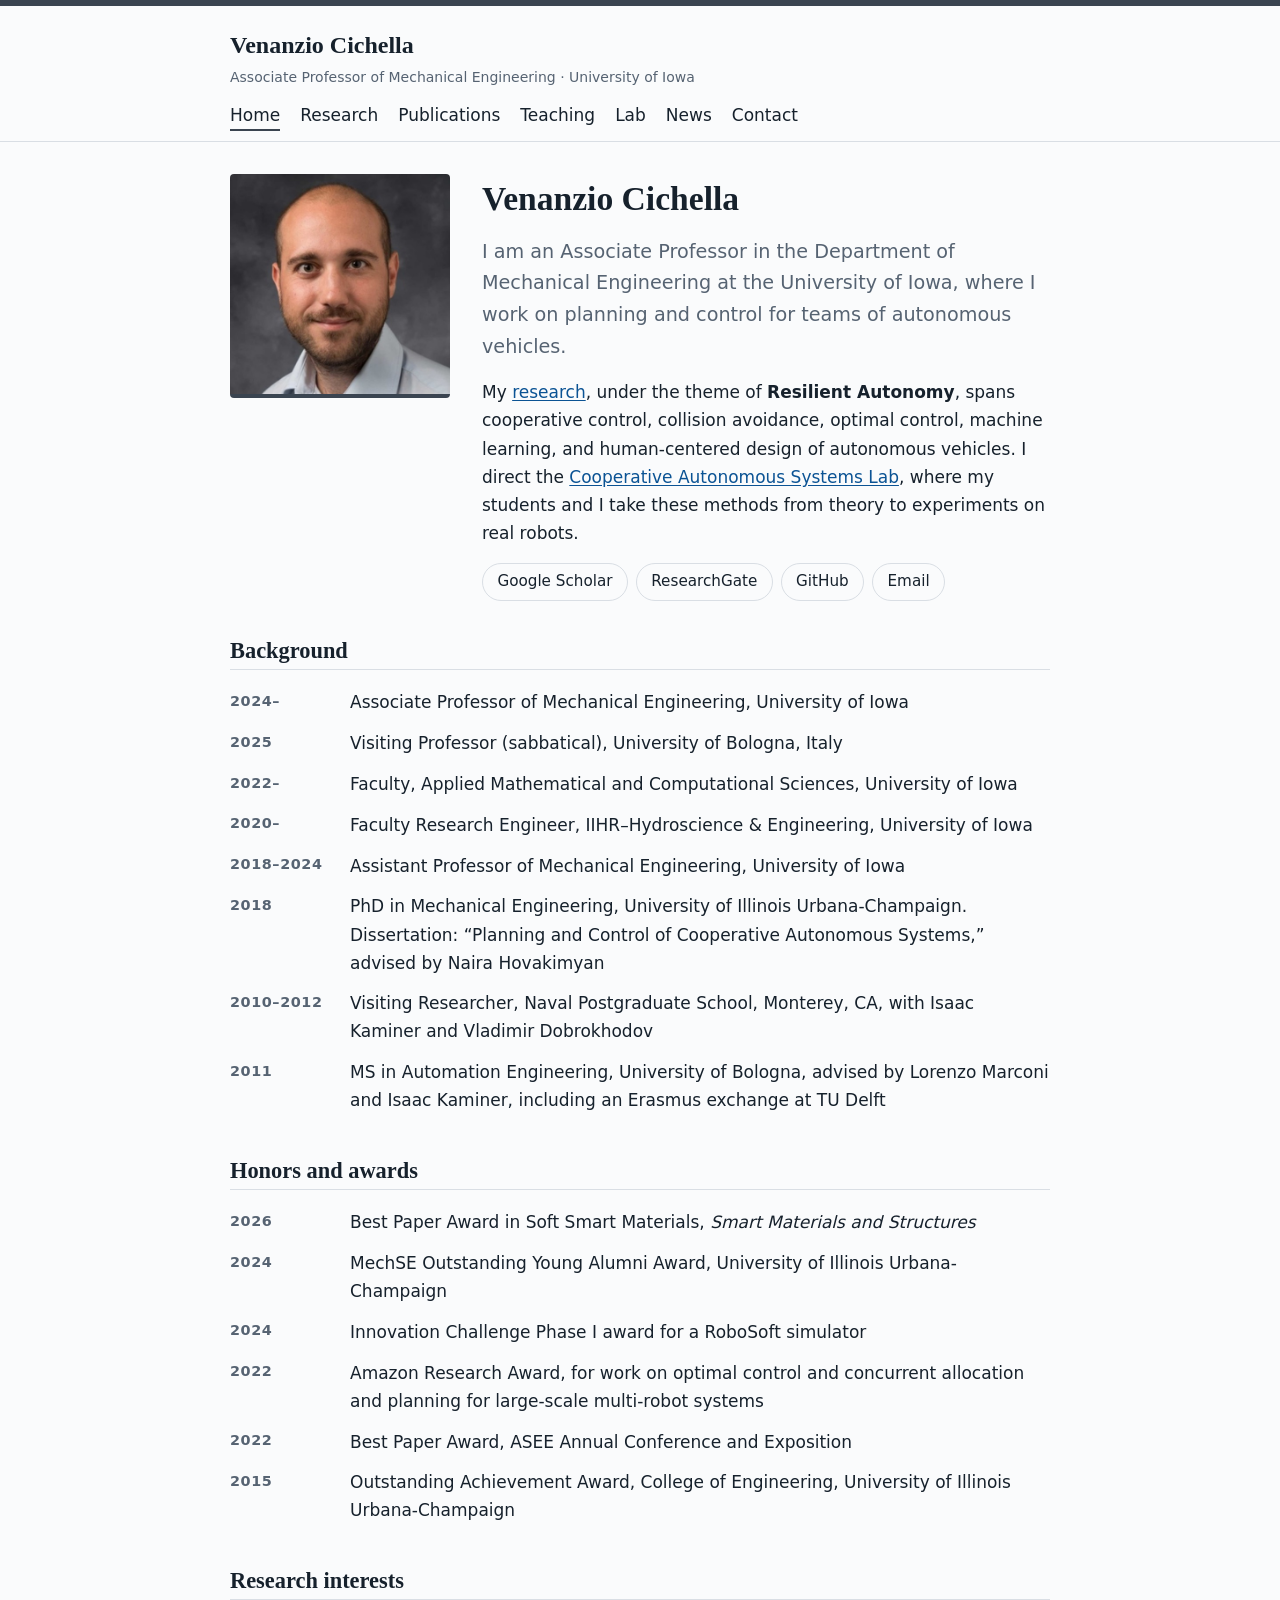
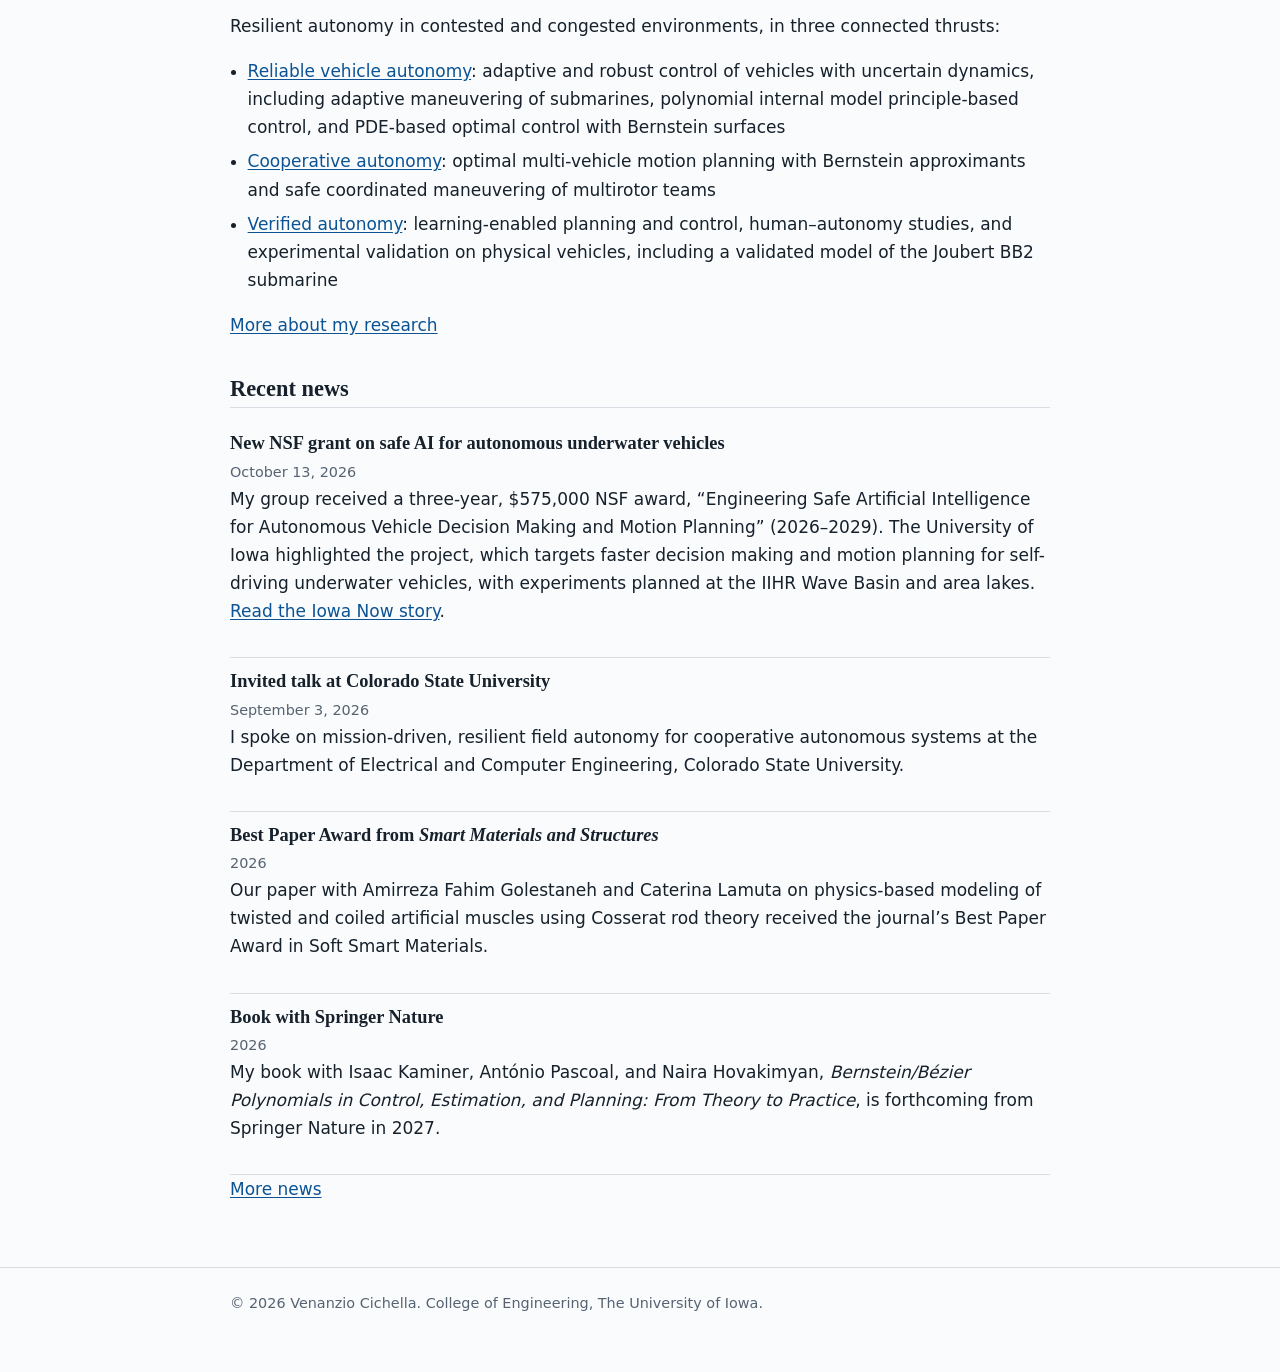
<file: index.html>
<!DOCTYPE html>
<html lang="en">
<head>
  <meta charset="utf-8">
  <meta name="viewport" content="width=device-width, initial-scale=1">
  <title>Venanzio Cichella | University of Iowa</title>
  <meta name="description" content="Venanzio Cichella is an Associate Professor of Mechanical Engineering at the University of Iowa, working on planning and control of cooperative autonomous systems.">
  <link rel="stylesheet" href="style.css?v=20261019">
<script defer src="analytics.js"></script>
</head>
<body>
<a class="skip" href="#main">Skip to main content</a>

<header class="site">
  <div class="wrap">
    <a class="brand" href="index.html">Venanzio Cichella
      <small>Associate Professor of Mechanical Engineering &middot; University of Iowa</small>
    </a>
    <nav aria-label="Main">
      <ul>
        <li><a href="index.html" aria-current="page">Home</a></li>
        <li><a href="research.html">Research</a></li>
        <li><a href="publications.html">Publications</a></li>
        <li><a href="teaching.html">Teaching</a></li>
        <li><a href="lab.html">Lab</a></li>
        <li><a href="news.html">News</a></li>
        <li><a href="contact.html">Contact</a></li>
      </ul>
    </nav>
  </div>
</header>

<main id="main">
  <div class="wrap">
    <div class="intro">
      <img class="portrait" src="images/venanzio.jpg" alt="Portrait of Venanzio Cichella" width="220" height="220">
      <div>
        <h1>Venanzio Cichella</h1>
        <p class="lead">I am an Associate Professor in the Department of Mechanical Engineering at the University of Iowa, where I work on planning and control for teams of autonomous vehicles.</p>
        <p>My <a href="research.html">research</a>, under the theme of <strong>Resilient Autonomy</strong>, spans cooperative control, collision avoidance, optimal control, machine learning, and human-centered design of autonomous vehicles. I direct the <a href="lab.html">Cooperative Autonomous Systems Lab</a>, where my students and I take these methods from theory to experiments on real robots.</p>
        <ul class="linkrow">
          <li><a href="https://scholar.google.com/citations?hl=en&amp;user=tYQR_0MAAAAJ&amp;view_op=list_works&amp;sortby=pubdate">Google Scholar</a></li>
          <li><a href="https://www.researchgate.net/profile/Venanzio-Cichella">ResearchGate</a></li>
          <li><a href="https://github.com/venanziocichella">GitHub</a></li>
          <li><a href="mailto:venanzio-cichella@uiowa.edu">Email</a></li>
        </ul>
      </div>
    </div>

    <h2>Background</h2>
    <ul class="timeline">
      <li><span>2024&ndash;</span> <div>Associate Professor of Mechanical Engineering, University of Iowa</div></li>
      <li><span>2025</span> <div>Visiting Professor (sabbatical), University of Bologna, Italy</div></li>
      <li><span>2022&ndash;</span> <div>Faculty, Applied Mathematical and Computational Sciences, University of Iowa</div></li>
      <li><span>2020&ndash;</span> <div>Faculty Research Engineer, IIHR&ndash;Hydroscience &amp; Engineering, University of Iowa</div></li>
      <li><span>2018&ndash;2024</span> <div>Assistant Professor of Mechanical Engineering, University of Iowa</div></li>
      <li><span>2018</span> <div>PhD in Mechanical Engineering, University of Illinois Urbana-Champaign. Dissertation: &ldquo;Planning and Control of Cooperative Autonomous Systems,&rdquo; advised by Naira Hovakimyan</div></li>
      <li><span>2010&ndash;2012</span> <div>Visiting Researcher, Naval Postgraduate School, Monterey, CA, with Isaac Kaminer and Vladimir Dobrokhodov</div></li>
      <li><span>2011</span> <div>MS in Automation Engineering, University of Bologna, advised by Lorenzo Marconi and Isaac Kaminer, including an Erasmus exchange at TU Delft</div></li>
    </ul>

    <h2>Honors and awards</h2>
    <ul class="timeline">
      <li><span>2026</span> <div>Best Paper Award in Soft Smart Materials, <em>Smart Materials and Structures</em></div></li>
      <li><span>2024</span> <div>MechSE Outstanding Young Alumni Award, University of Illinois Urbana-Champaign</div></li>
      <li><span>2024</span> <div>Innovation Challenge Phase I award for a RoboSoft simulator</div></li>
      <li><span>2022</span> <div>Amazon Research Award, for work on optimal control and concurrent allocation and planning for large-scale multi-robot systems</div></li>
      <li><span>2022</span> <div>Best Paper Award, ASEE Annual Conference and Exposition</div></li>
      <li><span>2015</span> <div>Outstanding Achievement Award, College of Engineering, University of Illinois Urbana-Champaign</div></li>
    </ul>

    <h2>Research interests</h2>
    <p>Resilient autonomy in contested and congested environments, in three connected thrusts:</p>
    <ul class="bare">
      <li><a href="research.html#adaptation">Reliable vehicle autonomy</a>: adaptive and robust control of vehicles with uncertain dynamics, including adaptive maneuvering of submarines, polynomial internal model principle-based control, and PDE-based optimal control with Bernstein surfaces</li>
      <li><a href="research.html#cooperation">Cooperative autonomy</a>: optimal multi-vehicle motion planning with Bernstein approximants and safe coordinated maneuvering of multirotor teams</li>
      <li><a href="research.html#verified">Verified autonomy</a>: learning-enabled planning and control, human&ndash;autonomy studies, and experimental validation on physical vehicles, including a validated model of the Joubert BB2 submarine</li>
    </ul>
    <p><a href="research.html">More about my research</a></p>

    <h2>Recent news</h2>
    <div class="news-item">
      <h3>New NSF grant on safe AI for autonomous underwater vehicles</h3>
      <time datetime="2026-10-13">October 13, 2026</time>
      <p>My group received a three-year, $575,000 NSF award, &ldquo;Engineering Safe Artificial Intelligence for Autonomous Vehicle Decision Making and Motion Planning&rdquo; (2026&ndash;2029). The University of Iowa highlighted the project, which targets faster decision making and motion planning for self-driving underwater vehicles, with experiments planned at the IIHR Wave Basin and area lakes. <a href="https://now.uiowa.edu/news/2026/10/ui-professor-looks-develop-formula-quicker-response-self-driving-underwater-vehicles">Read the Iowa Now story</a>.</p>
    </div>
    <div class="news-item">
      <h3>Invited talk at Colorado State University</h3>
      <time datetime="2026-09-03">September 3, 2026</time>
      <p>I spoke on mission-driven, resilient field autonomy for cooperative autonomous systems at the Department of Electrical and Computer Engineering, Colorado State University.</p>
    </div>
    <div class="news-item">
      <h3>Best Paper Award from <em>Smart Materials and Structures</em></h3>
      <time datetime="2026">2026</time>
      <p>Our paper with Amirreza Fahim Golestaneh and Caterina Lamuta on physics-based modeling of twisted and coiled artificial muscles using Cosserat rod theory received the journal&rsquo;s Best Paper Award in Soft Smart Materials.</p>
    </div>
    <div class="news-item">
      <h3>Book with Springer Nature</h3>
      <time datetime="2026">2026</time>
      <p>My book with Isaac Kaminer, Ant&oacute;nio Pascoal, and Naira Hovakimyan, <em>Bernstein/B&eacute;zier Polynomials in Control, Estimation, and Planning: From Theory to Practice</em>, is forthcoming from Springer Nature in 2027.</p>
    </div>

    <p><a href="news.html">More news</a></p>
  </div>
</main>

<footer class="site">
  <div class="wrap">
    <p>&copy; 2026 Venanzio Cichella. College of Engineering, The University of Iowa.</p>
  </div>
</footer>
</body>
</html>
</file>
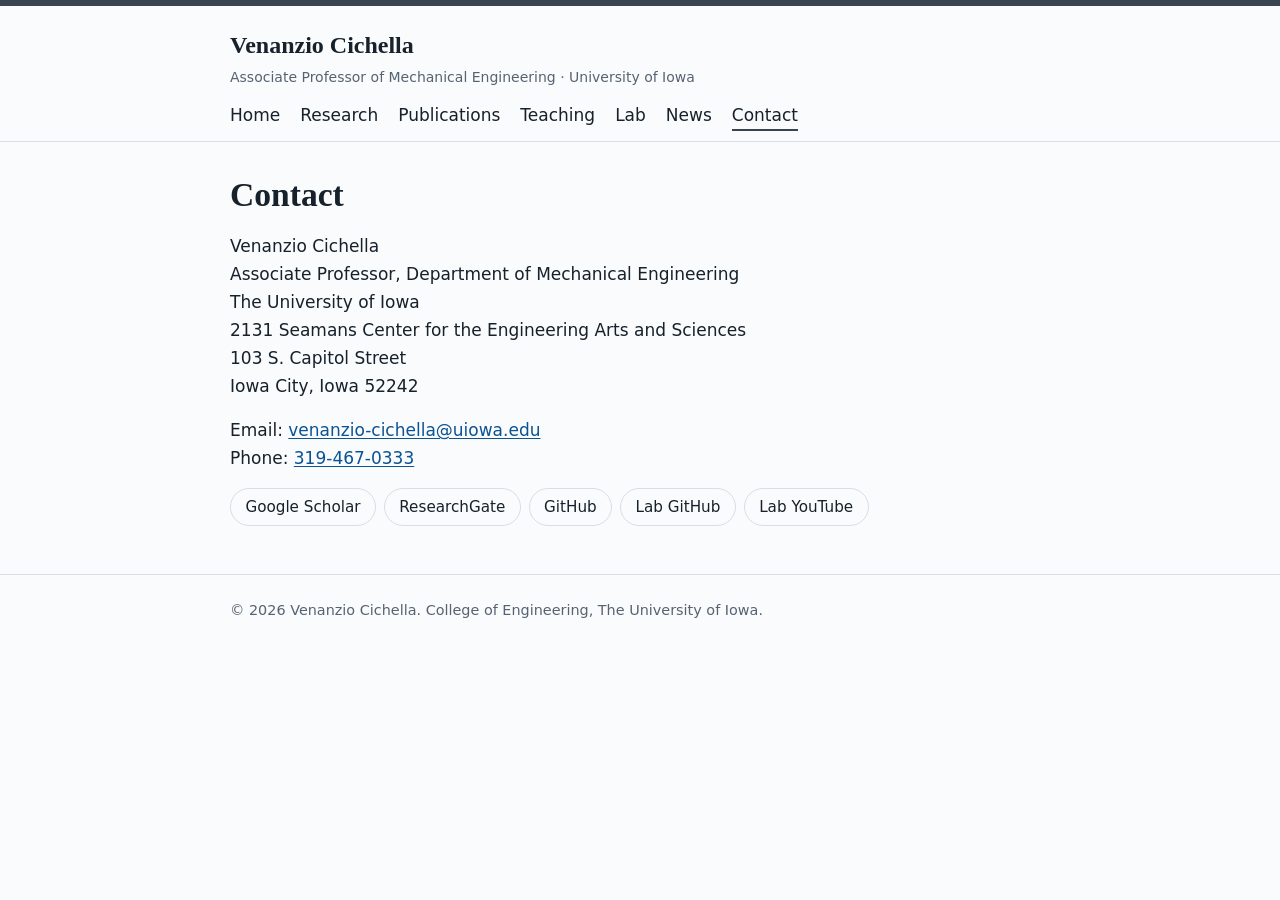
<file: contact.html>
<!DOCTYPE html>
<html lang="en">
<head>
  <meta charset="utf-8">
  <meta name="viewport" content="width=device-width, initial-scale=1">
  <title>Contact | Venanzio Cichella</title>
  <link rel="stylesheet" href="style.css?v=20261019">
<script defer src="analytics.js"></script>
</head>
<body>
<a class="skip" href="#main">Skip to main content</a>

<header class="site">
  <div class="wrap">
    <a class="brand" href="index.html">Venanzio Cichella
      <small>Associate Professor of Mechanical Engineering &middot; University of Iowa</small>
    </a>
    <nav aria-label="Main">
      <ul>
        <li><a href="index.html">Home</a></li>
        <li><a href="research.html">Research</a></li>
        <li><a href="publications.html">Publications</a></li>
        <li><a href="teaching.html">Teaching</a></li>
        <li><a href="lab.html">Lab</a></li>
        <li><a href="news.html">News</a></li>
        <li><a href="contact.html" aria-current="page">Contact</a></li>
      </ul>
    </nav>
  </div>
</header>

<main id="main">
  <div class="wrap">
    <h1>Contact</h1>
    <address>
      <p>
        Venanzio Cichella<br>
        Associate Professor, Department of Mechanical Engineering<br>
        The University of Iowa<br>
        2131 Seamans Center for the Engineering Arts and Sciences<br>
        103 S. Capitol Street<br>
        Iowa City, Iowa 52242
      </p>
      <p>
        Email: <a href="mailto:venanzio-cichella@uiowa.edu">venanzio-cichella@uiowa.edu</a><br>
        Phone: <a href="tel:319-467-0333">319-467-0333</a>
      </p>
    </address>
    <ul class="linkrow">
      <li><a href="https://scholar.google.com/citations?hl=en&amp;user=tYQR_0MAAAAJ&amp;view_op=list_works&amp;sortby=pubdate">Google Scholar</a></li>
      <li><a href="https://www.researchgate.net/profile/Venanzio-Cichella">ResearchGate</a></li>
      <li><a href="https://github.com/venanziocichella">GitHub</a></li>
      <li><a href="https://github.com/caslabuiowa/">Lab GitHub</a></li>
      <li><a href="https://www.youtube.com/channel/UCe_cA6GRcbHIWaK9jUkip0w">Lab YouTube</a></li>
    </ul>
  </div>
</main>

<footer class="site">
  <div class="wrap">
    <p>&copy; 2026 Venanzio Cichella. College of Engineering, The University of Iowa.</p>
  </div>
</footer>
</body>
</html>
</file>
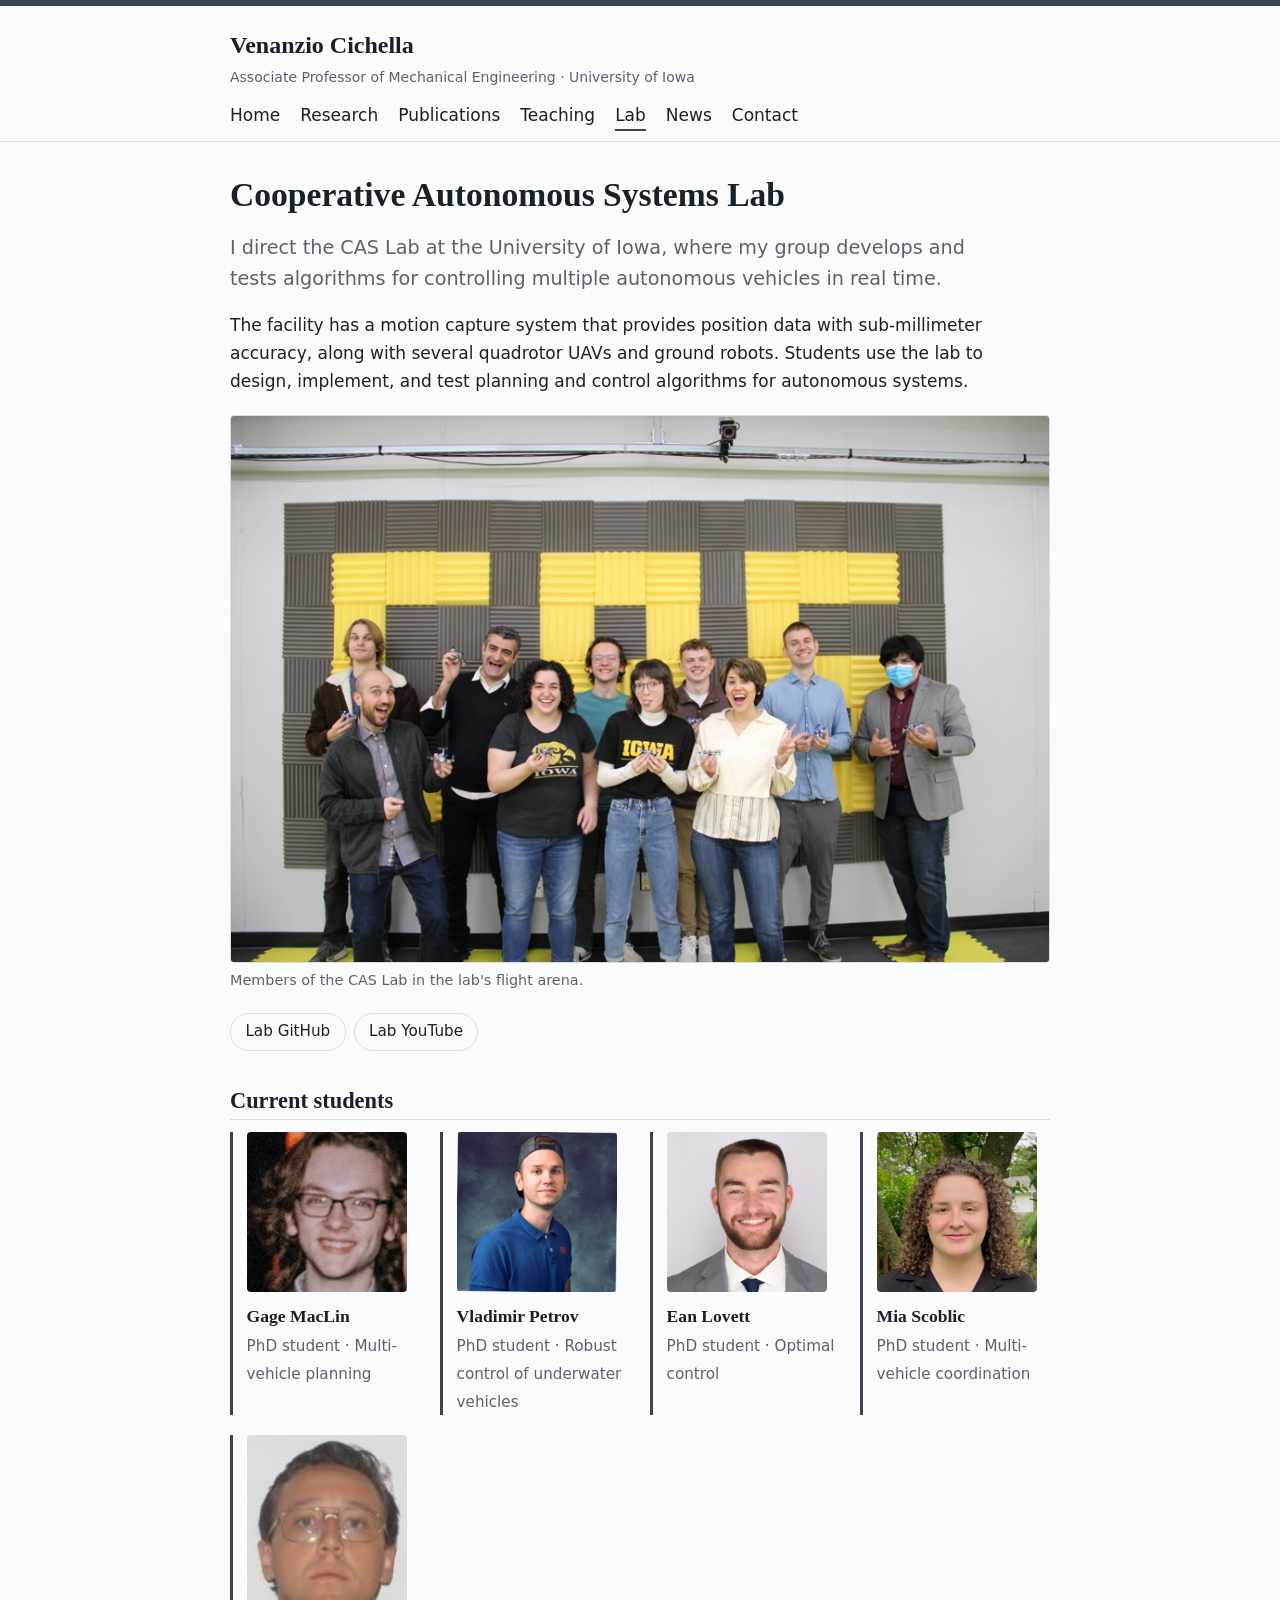
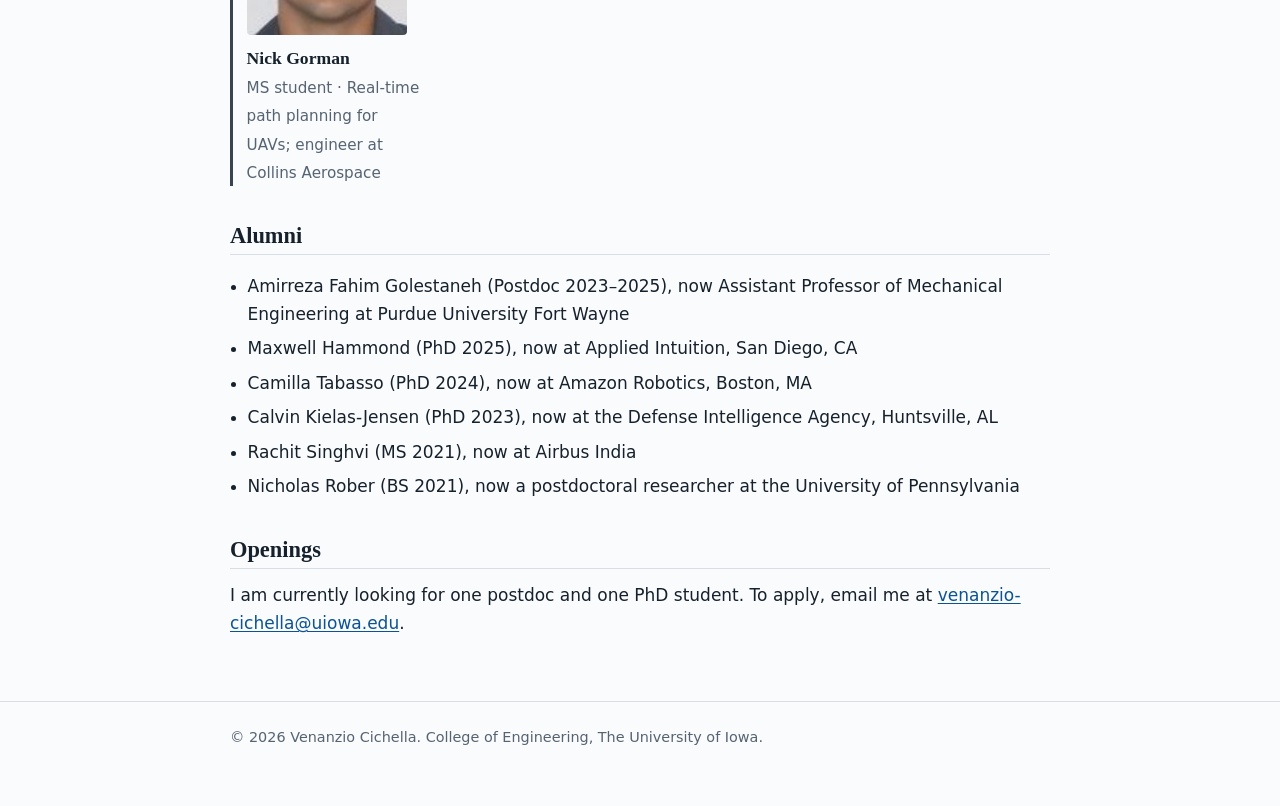
<file: lab.html>
<!DOCTYPE html>
<html lang="en">
<head>
  <meta charset="utf-8">
  <meta name="viewport" content="width=device-width, initial-scale=1">
  <title>Lab | Venanzio Cichella</title>
  <meta name="description" content="The Cooperative Autonomous Systems (CAS) Lab at the University of Iowa, directed by Venanzio Cichella: facility, team, alumni, and openings.">
  <link rel="stylesheet" href="style.css?v=20261019">
<script defer src="analytics.js"></script>
</head>
<body>
<a class="skip" href="#main">Skip to main content</a>

<header class="site">
  <div class="wrap">
    <a class="brand" href="index.html">Venanzio Cichella
      <small>Associate Professor of Mechanical Engineering &middot; University of Iowa</small>
    </a>
    <nav aria-label="Main">
      <ul>
        <li><a href="index.html">Home</a></li>
        <li><a href="research.html">Research</a></li>
        <li><a href="publications.html">Publications</a></li>
        <li><a href="teaching.html">Teaching</a></li>
        <li><a href="lab.html" aria-current="page">Lab</a></li>
        <li><a href="news.html">News</a></li>
        <li><a href="contact.html">Contact</a></li>
      </ul>
    </nav>
  </div>
</header>

<main id="main">
  <div class="wrap">
    <h1>Cooperative Autonomous Systems Lab</h1>
    <p class="lead">I direct the CAS Lab at the University of Iowa, where my group develops and tests algorithms for controlling multiple autonomous vehicles in real time.</p>

    <p>The facility has a motion capture system that provides position data with sub-millimeter accuracy, along with several quadrotor UAVs and ground robots. Students use the lab to design, implement, and test planning and control algorithms for autonomous systems.</p>

    <figure>
      <img src="images/cas-lab-group.jpg" alt="Eleven members of the CAS Lab standing in front of a black and gold acoustic-foam wall, each holding a small quadrotor drone" width="882" height="588">
      <figcaption>Members of the CAS Lab in the lab's flight arena.</figcaption>
    </figure>

    <ul class="linkrow">
      <li><a href="https://github.com/caslabuiowa/">Lab GitHub</a></li>
      <li><a href="https://www.youtube.com/channel/UCe_cA6GRcbHIWaK9jUkip0w">Lab YouTube</a></li>
    </ul>

    <h2 id="team">Current students</h2>
    <ul class="people">
      <li class="person">
        <img src="images/people/gage-maclin.jpg" alt="Gage MacLin" width="400" height="400" loading="lazy">
        <strong>Gage MacLin</strong>
        <span>PhD student &middot; Multi-vehicle planning</span>
      </li>
      <li class="person">
        <img src="images/people/vladimir-petrov.jpg" alt="Vladimir Petrov" width="400" height="400" loading="lazy">
        <strong>Vladimir Petrov</strong>
        <span>PhD student &middot; Robust control of underwater vehicles</span>
      </li>
      <li class="person">
        <img src="images/people/ean-lovett.jpg" alt="Ean Lovett" width="400" height="400" loading="lazy">
        <strong>Ean Lovett</strong>
        <span>PhD student &middot; Optimal control</span>
      </li>
      <li class="person">
        <img src="images/people/mia-scoblic.jpg" alt="Mia Scoblic" width="400" height="400" loading="lazy">
        <strong>Mia Scoblic</strong>
        <span>PhD student &middot; Multi-vehicle coordination</span>
      </li>
      <li class="person">
        <img class="uncropped" src="images/people/nick-gorman.jpg" alt="Nick Gorman" width="300" height="375" loading="lazy">
        <strong>Nick Gorman</strong>
        <span>MS student &middot; Real-time path planning for UAVs; engineer at Collins Aerospace</span>
      </li>
    </ul>

    <h2 id="alumni">Alumni</h2>
    <ul class="bare">
      <li>Amirreza Fahim Golestaneh (Postdoc 2023&ndash;2025), now Assistant Professor of Mechanical Engineering at Purdue University Fort Wayne</li>
      <li>Maxwell Hammond (PhD 2025), now at Applied Intuition, San Diego, CA</li>
      <li>Camilla Tabasso (PhD 2024), now at Amazon Robotics, Boston, MA</li>
      <li>Calvin Kielas-Jensen (PhD 2023), now at the Defense Intelligence Agency, Huntsville, AL</li>
      <li>Rachit Singhvi (MS 2021), now at Airbus India</li>
      <li>Nicholas Rober (BS 2021), now a postdoctoral researcher at the University of Pennsylvania</li>
    </ul>

    <h2 id="openings">Openings</h2>
    <p>I am currently looking for one postdoc and one PhD student. To apply, email me at <a href="mailto:venanzio-cichella@uiowa.edu">venanzio-cichella@uiowa.edu</a>.</p>
  </div>
</main>

<footer class="site">
  <div class="wrap">
    <p>&copy; 2026 Venanzio Cichella. College of Engineering, The University of Iowa.</p>
  </div>
</footer>
</body>
</html>
</file>
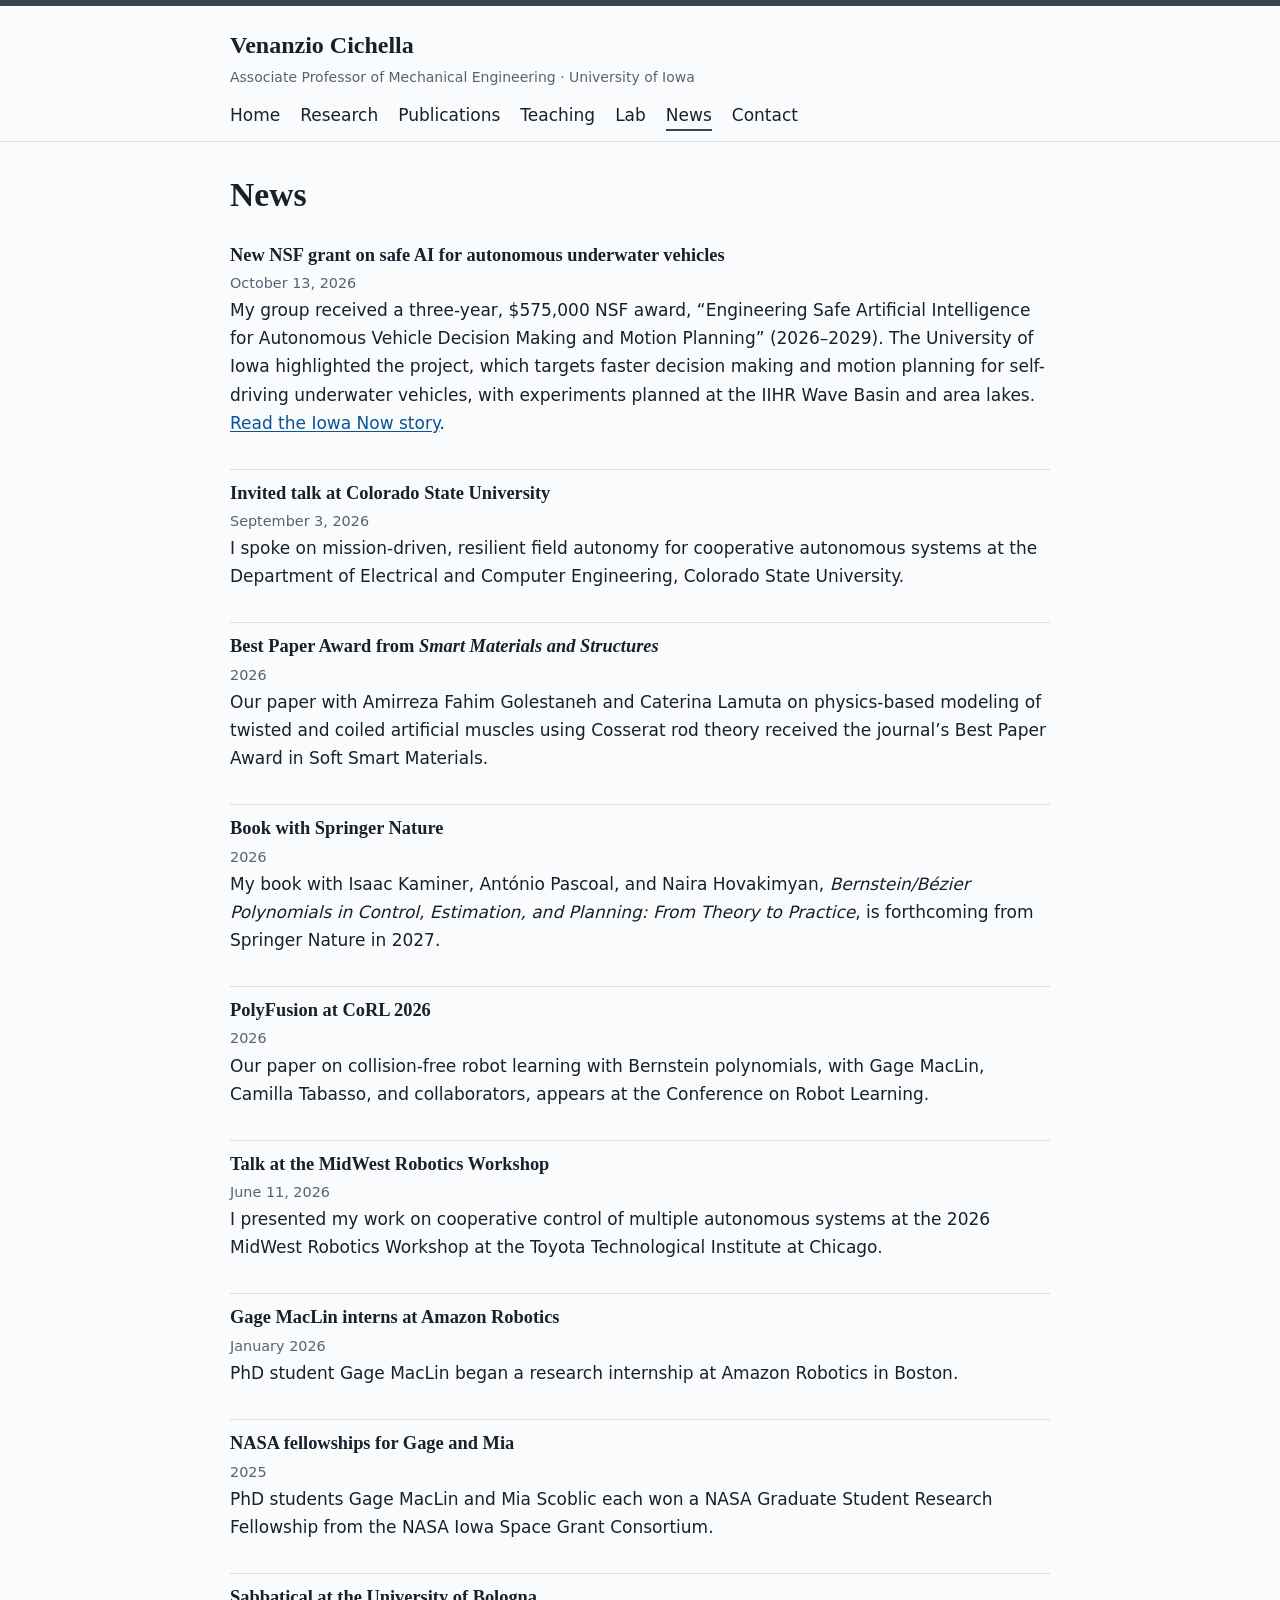
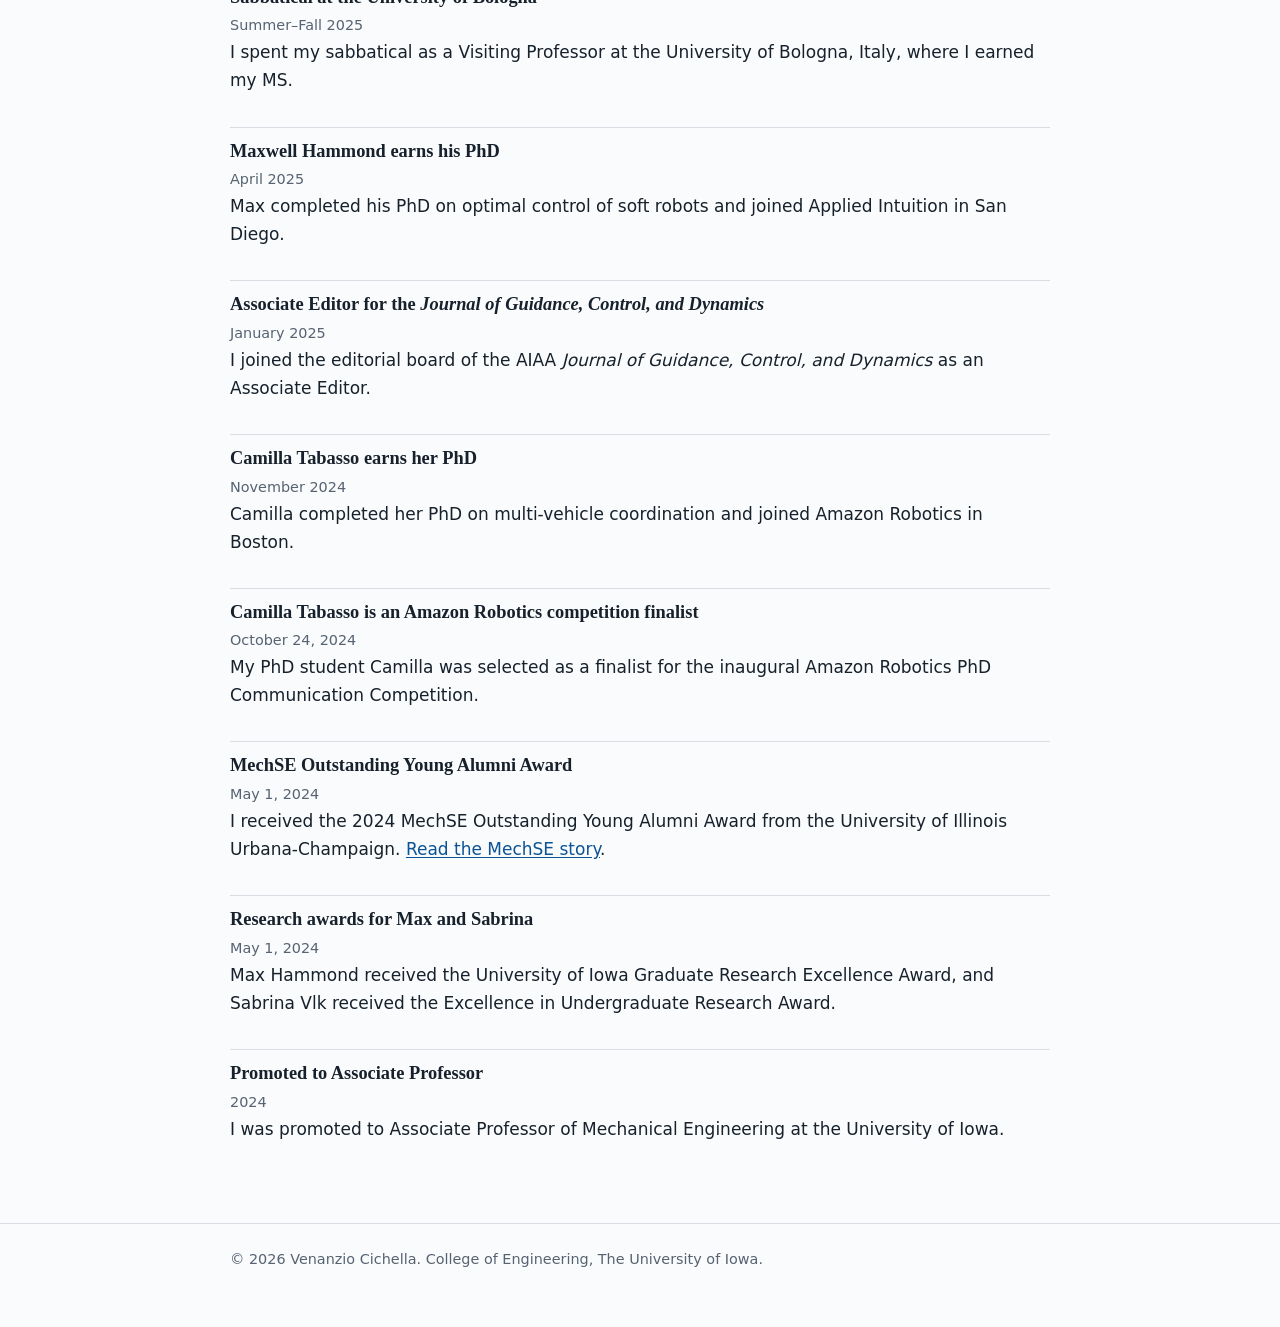
<file: news.html>
<!DOCTYPE html>
<html lang="en">
<head>
  <meta charset="utf-8">
  <meta name="viewport" content="width=device-width, initial-scale=1">
  <title>News | Venanzio Cichella</title>
  <link rel="stylesheet" href="style.css?v=20261019">
<script defer src="analytics.js"></script>
</head>
<body>
<a class="skip" href="#main">Skip to main content</a>

<header class="site">
  <div class="wrap">
    <a class="brand" href="index.html">Venanzio Cichella
      <small>Associate Professor of Mechanical Engineering &middot; University of Iowa</small>
    </a>
    <nav aria-label="Main">
      <ul>
        <li><a href="index.html">Home</a></li>
        <li><a href="research.html">Research</a></li>
        <li><a href="publications.html">Publications</a></li>
        <li><a href="teaching.html">Teaching</a></li>
        <li><a href="lab.html">Lab</a></li>
        <li><a href="news.html" aria-current="page">News</a></li>
        <li><a href="contact.html">Contact</a></li>
      </ul>
    </nav>
  </div>
</header>

<main id="main">
  <div class="wrap">
    <h1>News</h1>

    <!-- To add a news item: copy one block below, paste it at the top of the list, edit the date and text. Keep the 3-4 newest also on index.html. -->

    <div class="news-item">
      <h3>New NSF grant on safe AI for autonomous underwater vehicles</h3>
      <time datetime="2026-10-13">October 13, 2026</time>
      <p>My group received a three-year, $575,000 NSF award, &ldquo;Engineering Safe Artificial Intelligence for Autonomous Vehicle Decision Making and Motion Planning&rdquo; (2026&ndash;2029). The University of Iowa highlighted the project, which targets faster decision making and motion planning for self-driving underwater vehicles, with experiments planned at the IIHR Wave Basin and area lakes. <a href="https://now.uiowa.edu/news/2026/10/ui-professor-looks-develop-formula-quicker-response-self-driving-underwater-vehicles">Read the Iowa Now story</a>.</p>
    </div>

    <div class="news-item">
      <h3>Invited talk at Colorado State University</h3>
      <time datetime="2026-09-03">September 3, 2026</time>
      <p>I spoke on mission-driven, resilient field autonomy for cooperative autonomous systems at the Department of Electrical and Computer Engineering, Colorado State University.</p>
    </div>

    <div class="news-item">
      <h3>Best Paper Award from <em>Smart Materials and Structures</em></h3>
      <time datetime="2026">2026</time>
      <p>Our paper with Amirreza Fahim Golestaneh and Caterina Lamuta on physics-based modeling of twisted and coiled artificial muscles using Cosserat rod theory received the journal&rsquo;s Best Paper Award in Soft Smart Materials.</p>
    </div>

    <div class="news-item">
      <h3>Book with Springer Nature</h3>
      <time datetime="2026">2026</time>
      <p>My book with Isaac Kaminer, Ant&oacute;nio Pascoal, and Naira Hovakimyan, <em>Bernstein/B&eacute;zier Polynomials in Control, Estimation, and Planning: From Theory to Practice</em>, is forthcoming from Springer Nature in 2027.</p>
    </div>

    <div class="news-item">
      <h3>PolyFusion at CoRL 2026</h3>
      <time datetime="2026">2026</time>
      <p>Our paper on collision-free robot learning with Bernstein polynomials, with Gage MacLin, Camilla Tabasso, and collaborators, appears at the Conference on Robot Learning.</p>
    </div>

    <div class="news-item">
      <h3>Talk at the MidWest Robotics Workshop</h3>
      <time datetime="2026-06-11">June 11, 2026</time>
      <p>I presented my work on cooperative control of multiple autonomous systems at the 2026 MidWest Robotics Workshop at the Toyota Technological Institute at Chicago.</p>
    </div>

    <div class="news-item">
      <h3>Gage MacLin interns at Amazon Robotics</h3>
      <time datetime="2026-01">January 2026</time>
      <p>PhD student Gage MacLin began a research internship at Amazon Robotics in Boston.</p>
    </div>

    <div class="news-item">
      <h3>NASA fellowships for Gage and Mia</h3>
      <time datetime="2025">2025</time>
      <p>PhD students Gage MacLin and Mia Scoblic each won a NASA Graduate Student Research Fellowship from the NASA Iowa Space Grant Consortium.</p>
    </div>

    <div class="news-item">
      <h3>Sabbatical at the University of Bologna</h3>
      <time datetime="2025">Summer&ndash;Fall 2025</time>
      <p>I spent my sabbatical as a Visiting Professor at the University of Bologna, Italy, where I earned my MS.</p>
    </div>

    <div class="news-item">
      <h3>Maxwell Hammond earns his PhD</h3>
      <time datetime="2025-04">April 2025</time>
      <p>Max completed his PhD on optimal control of soft robots and joined Applied Intuition in San Diego.</p>
    </div>

    <div class="news-item">
      <h3>Associate Editor for the <em>Journal of Guidance, Control, and Dynamics</em></h3>
      <time datetime="2025-01">January 2025</time>
      <p>I joined the editorial board of the AIAA <em>Journal of Guidance, Control, and Dynamics</em> as an Associate Editor.</p>
    </div>

    <div class="news-item">
      <h3>Camilla Tabasso earns her PhD</h3>
      <time datetime="2024-11">November 2024</time>
      <p>Camilla completed her PhD on multi-vehicle coordination and joined Amazon Robotics in Boston.</p>
    </div>

    <div class="news-item">
      <h3>Camilla Tabasso is an Amazon Robotics competition finalist</h3>
      <time datetime="2024-10-24">October 24, 2024</time>
      <p>My PhD student Camilla was selected as a finalist for the inaugural Amazon Robotics PhD Communication Competition.</p>
    </div>

    <div class="news-item">
      <h3>MechSE Outstanding Young Alumni Award</h3>
      <time datetime="2024-05-01">May 1, 2024</time>
      <p>I received the 2024 MechSE Outstanding Young Alumni Award from the University of Illinois Urbana-Champaign. <a href="https://mechse.illinois.edu/news/66832">Read the MechSE story</a>.</p>
    </div>

    <div class="news-item">
      <h3>Research awards for Max and Sabrina</h3>
      <time datetime="2024-05-01">May 1, 2024</time>
      <p>Max Hammond received the University of Iowa Graduate Research Excellence Award, and Sabrina Vlk received the Excellence in Undergraduate Research Award.</p>
    </div>

    <div class="news-item">
      <h3>Promoted to Associate Professor</h3>
      <time datetime="2024">2024</time>
      <p>I was promoted to Associate Professor of Mechanical Engineering at the University of Iowa.</p>
    </div>
  </div>
</main>

<footer class="site">
  <div class="wrap">
    <p>&copy; 2026 Venanzio Cichella. College of Engineering, The University of Iowa.</p>
  </div>
</footer>
</body>
</html>
</file>
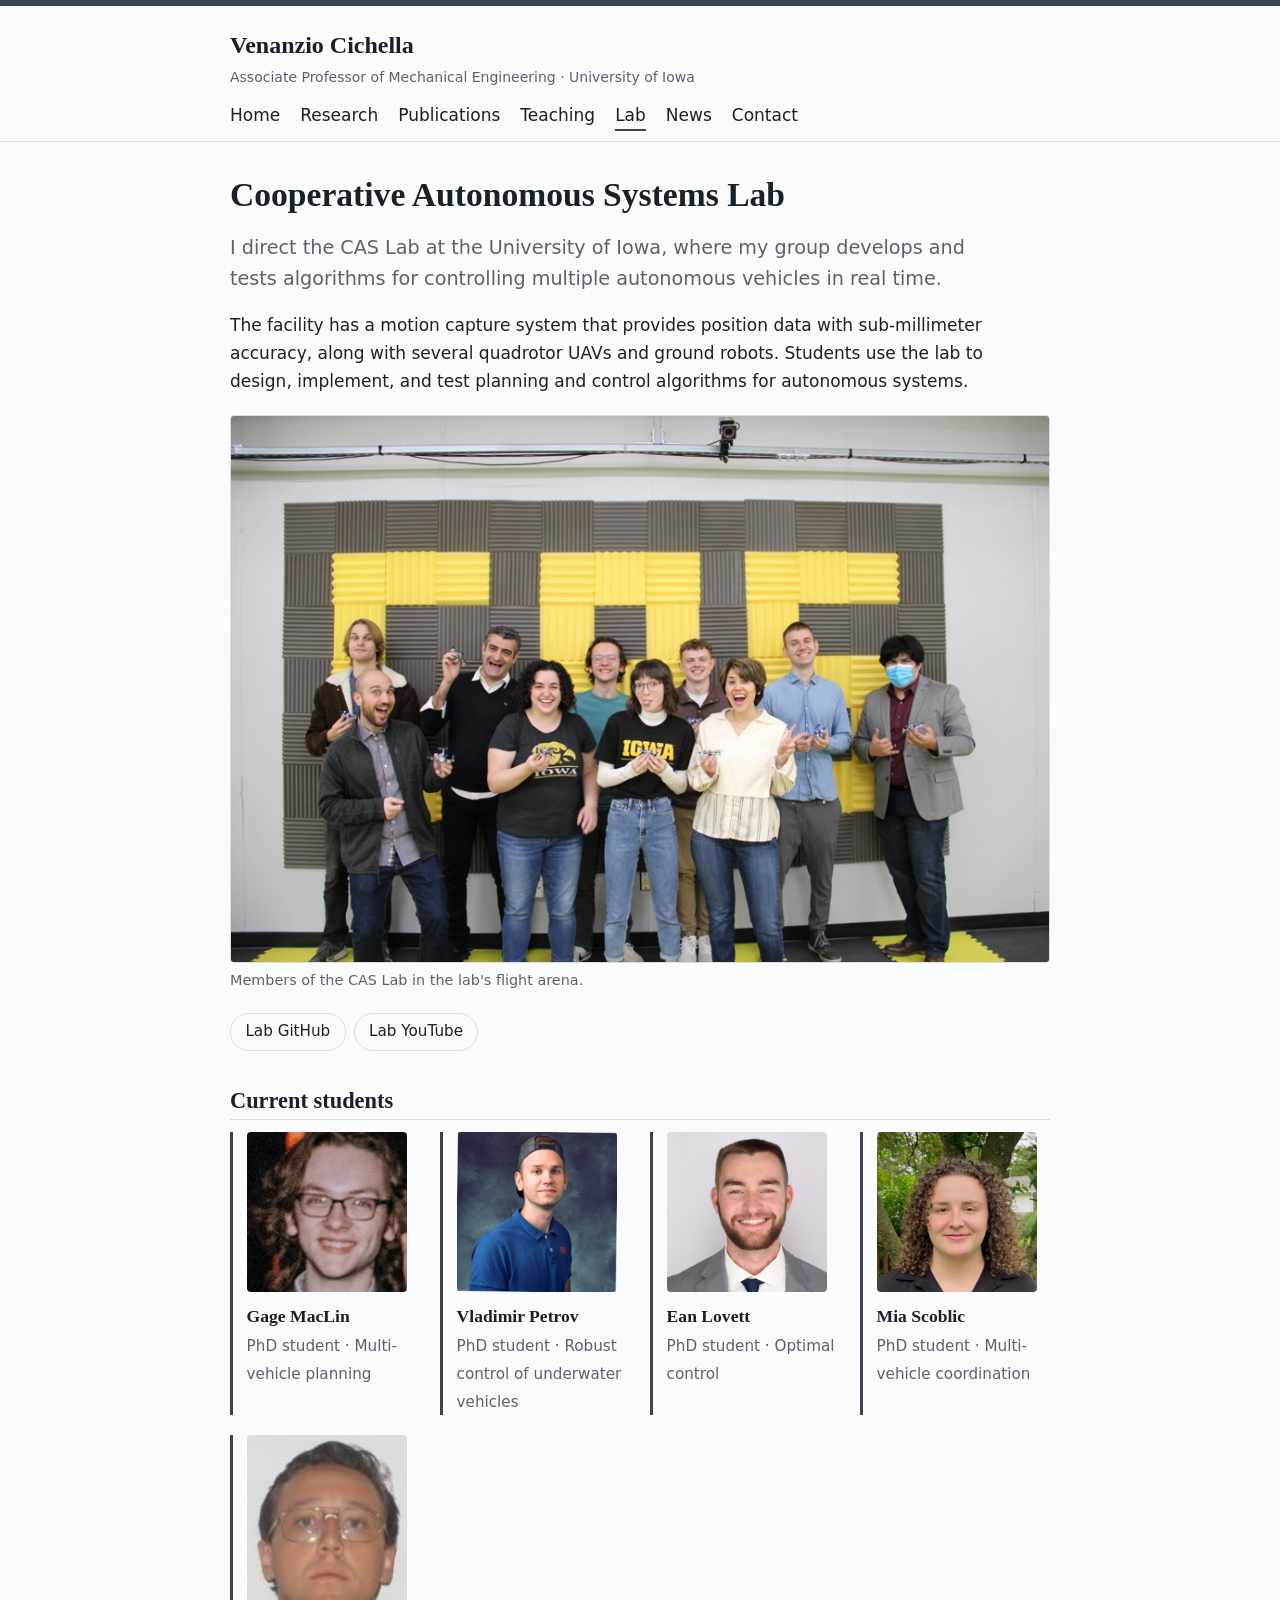
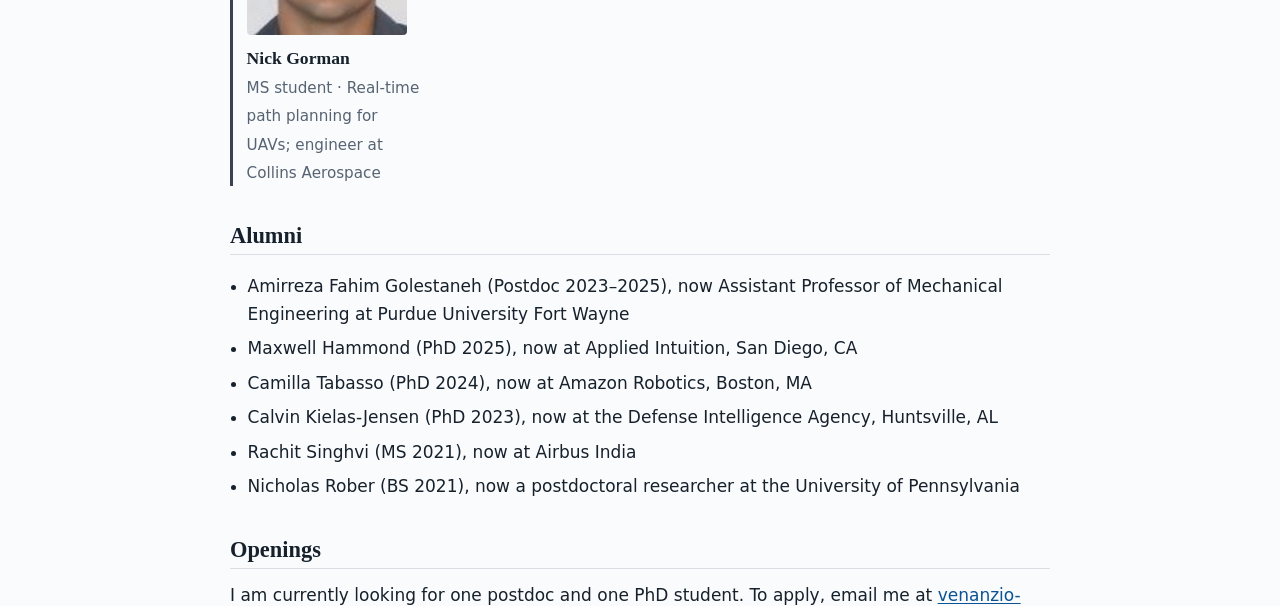
<file: openings.html>
<!DOCTYPE html>
<html lang="en">
<head>
  <meta charset="utf-8">
  <title>Moved | Venanzio Cichella</title>
  <meta http-equiv="refresh" content="0; url=lab.html#openings">
  <link rel="canonical" href="lab.html#openings">
<script defer src="analytics.js"></script>
</head>
<body>
<p>This page has moved to <a href="lab.html#openings">the Lab page</a>.</p>
</body>
</html>
</file>
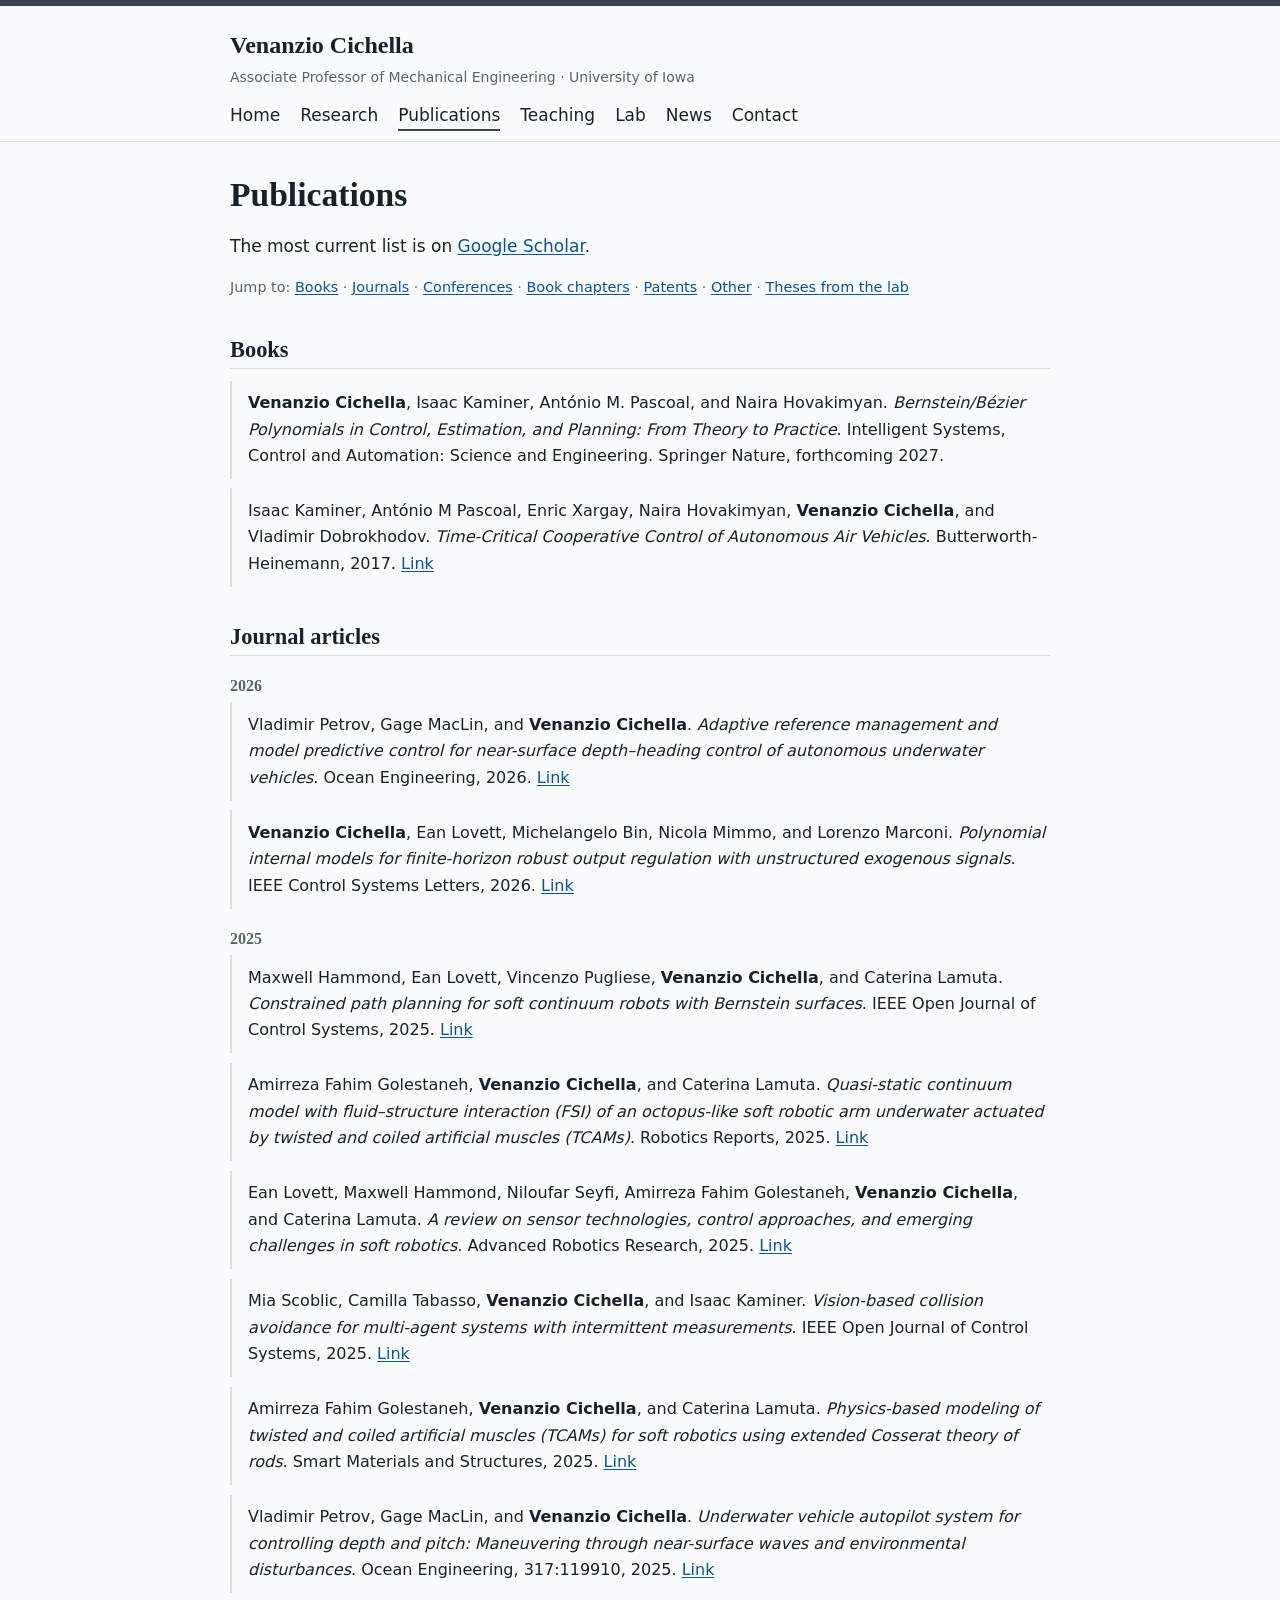
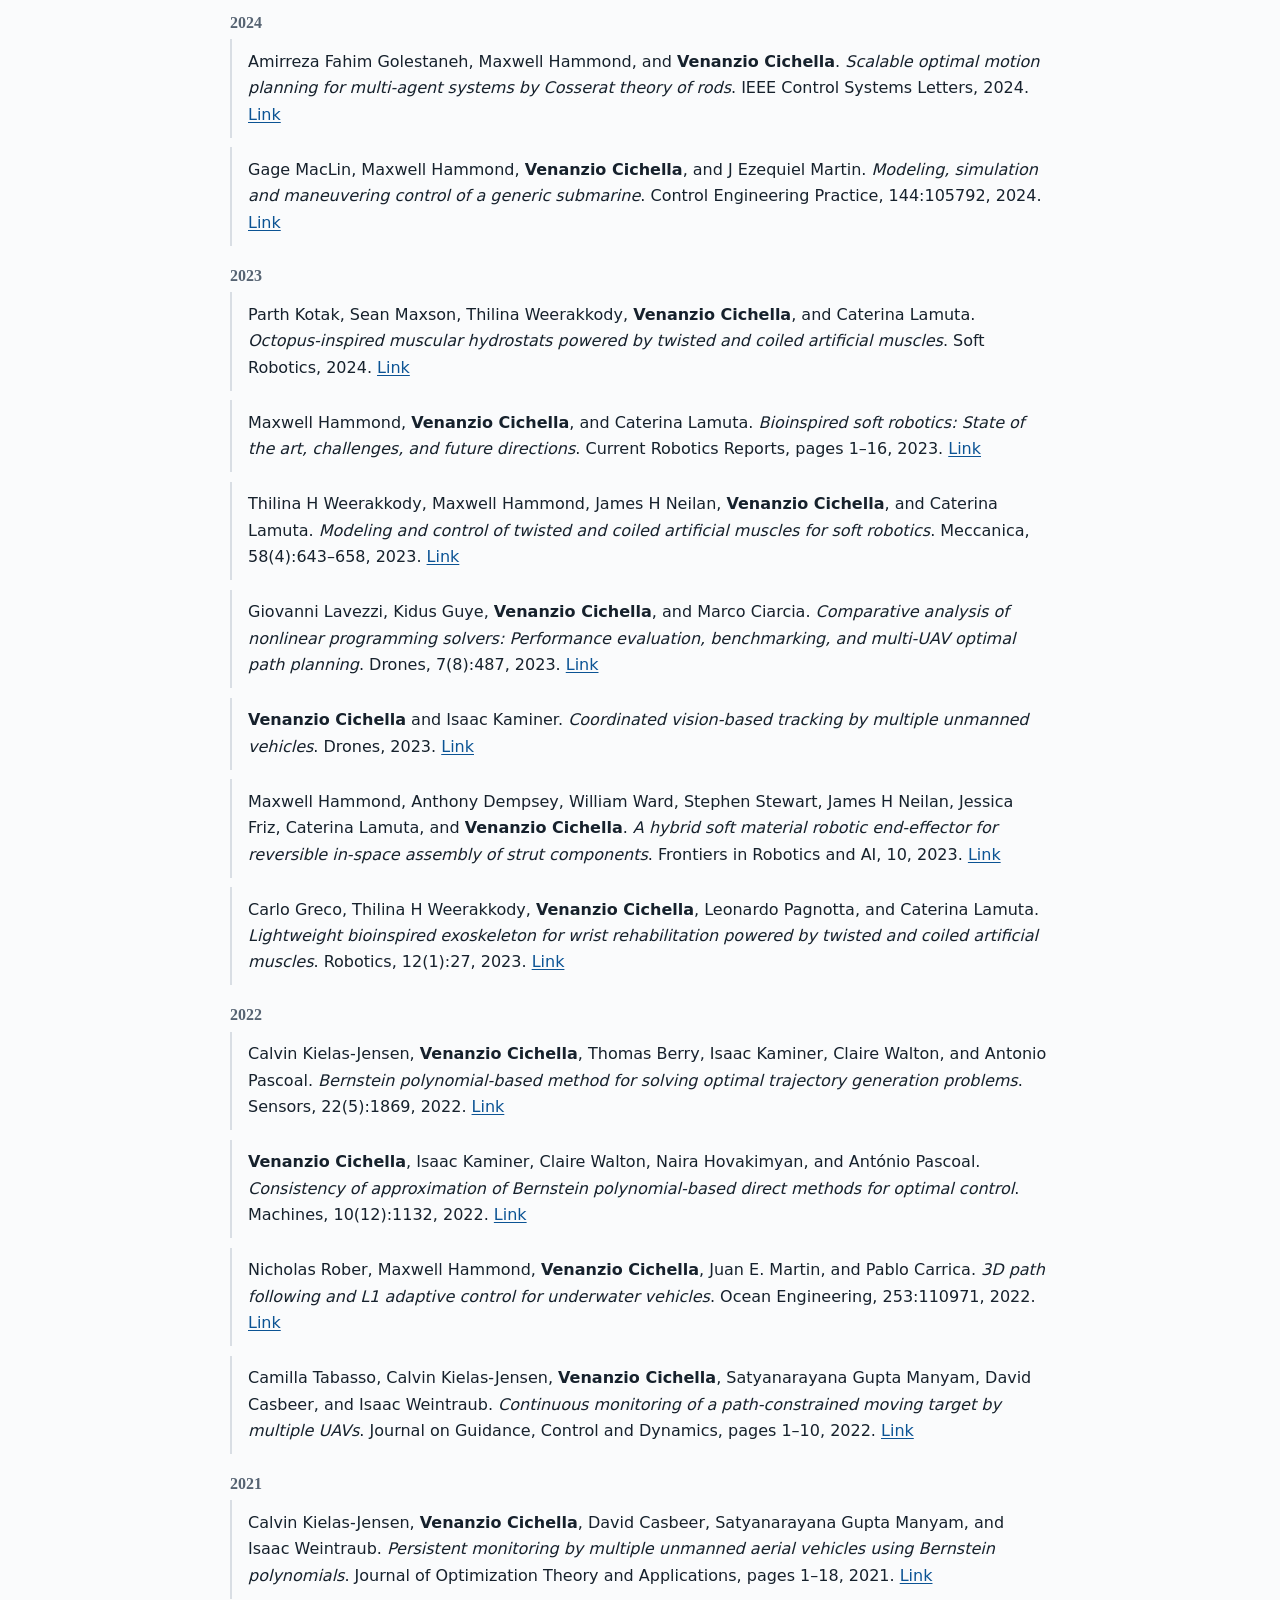
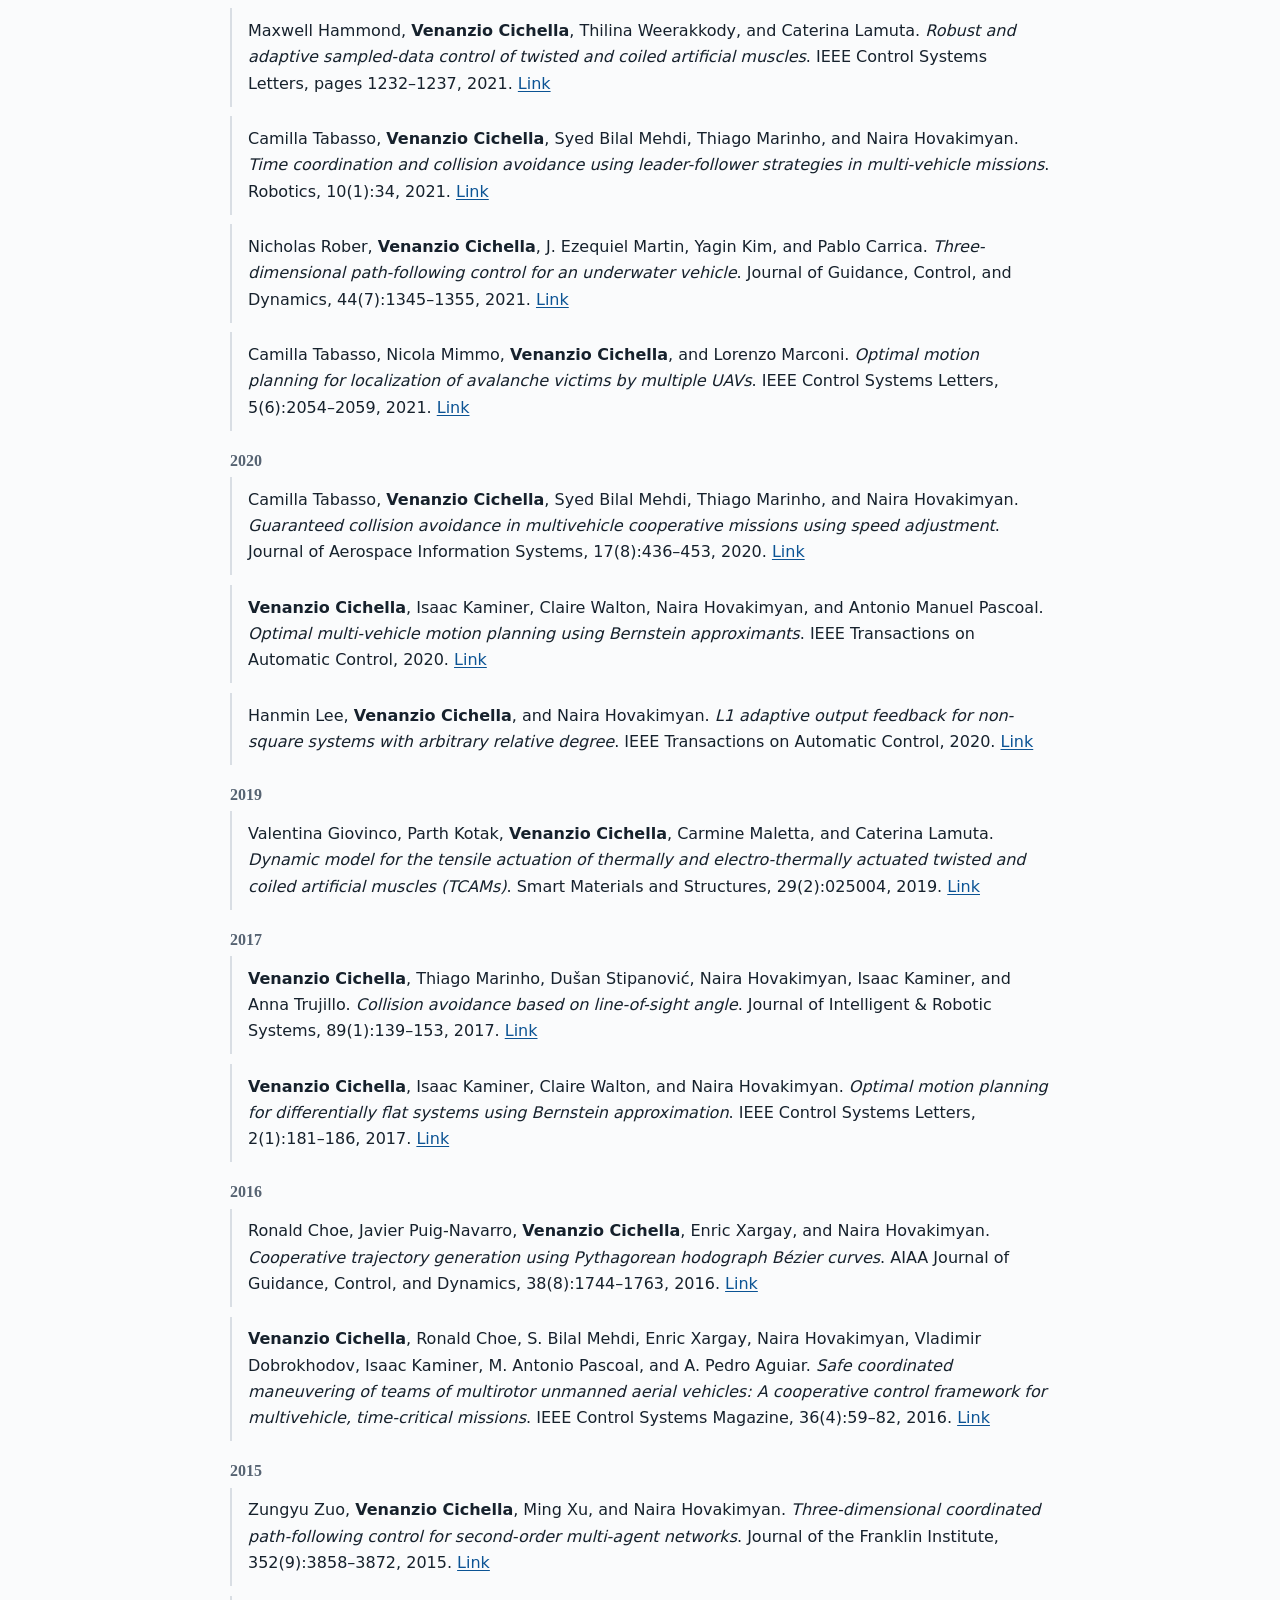
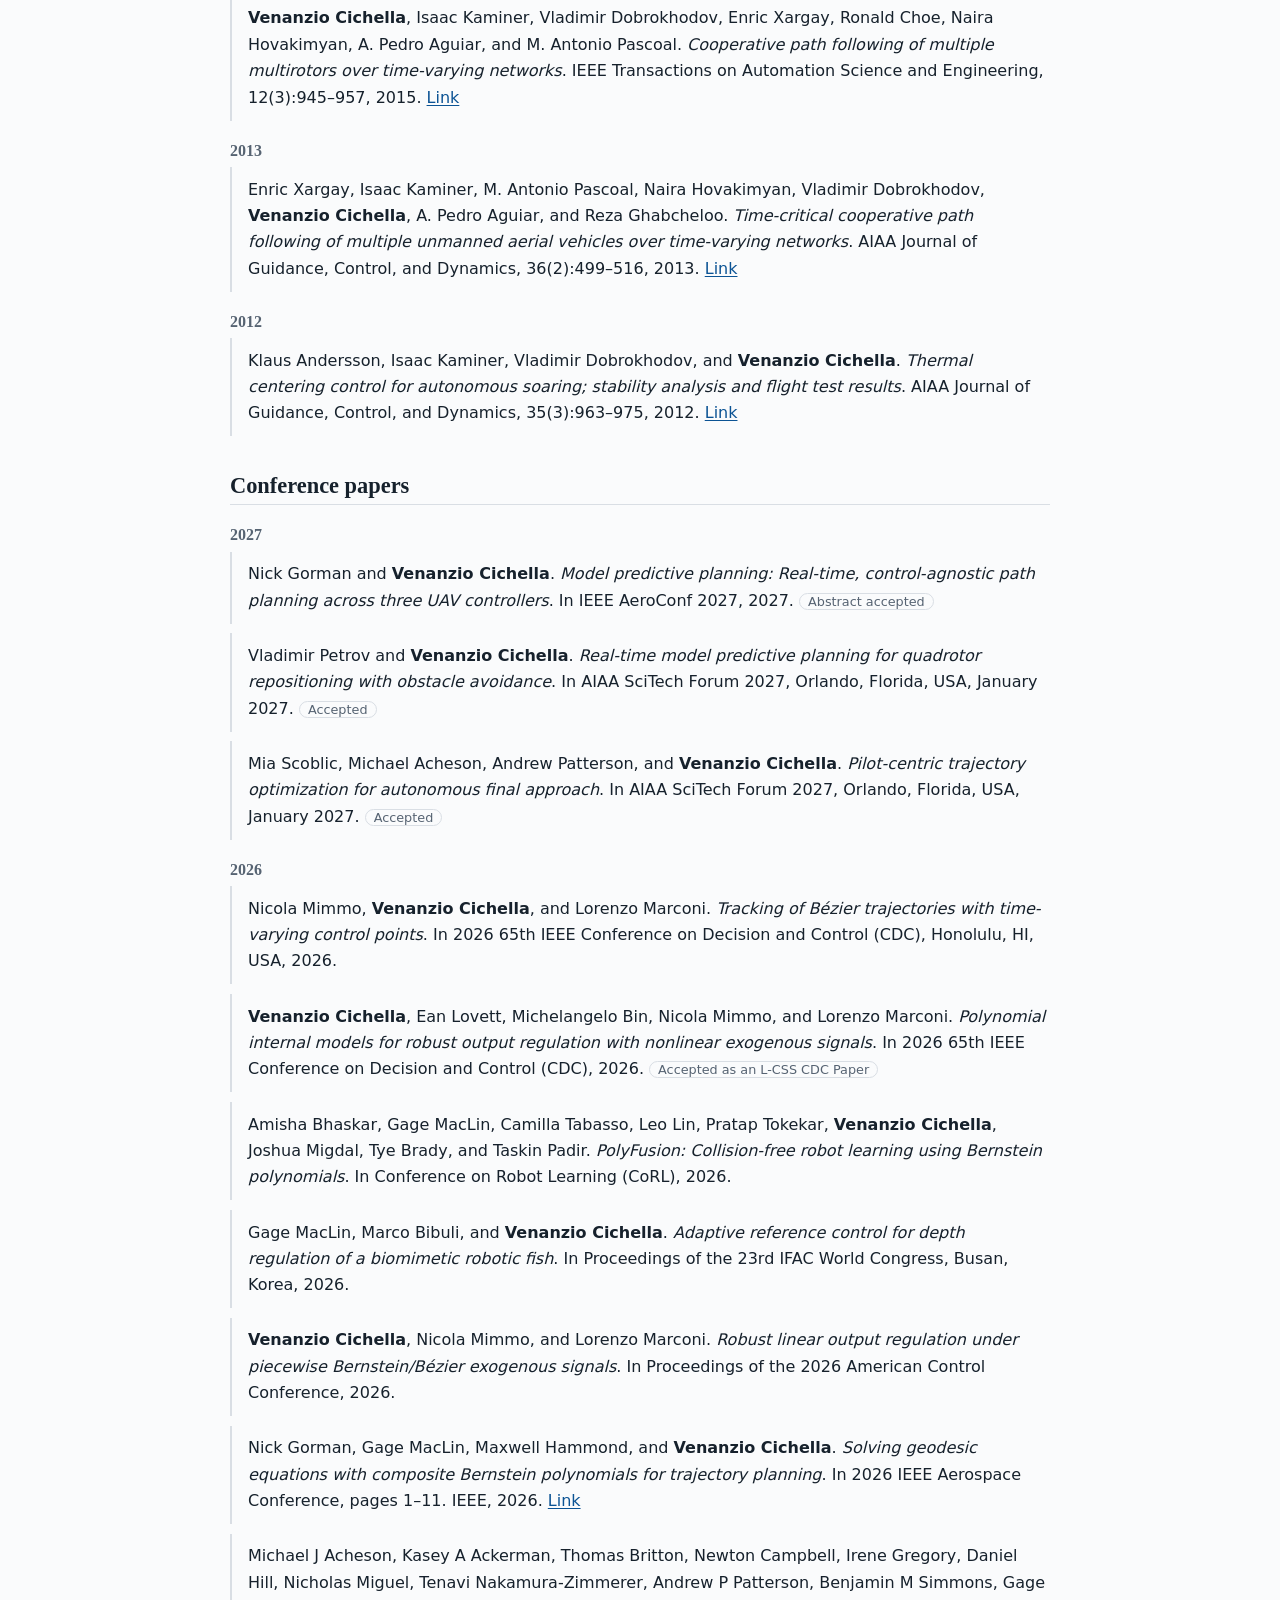
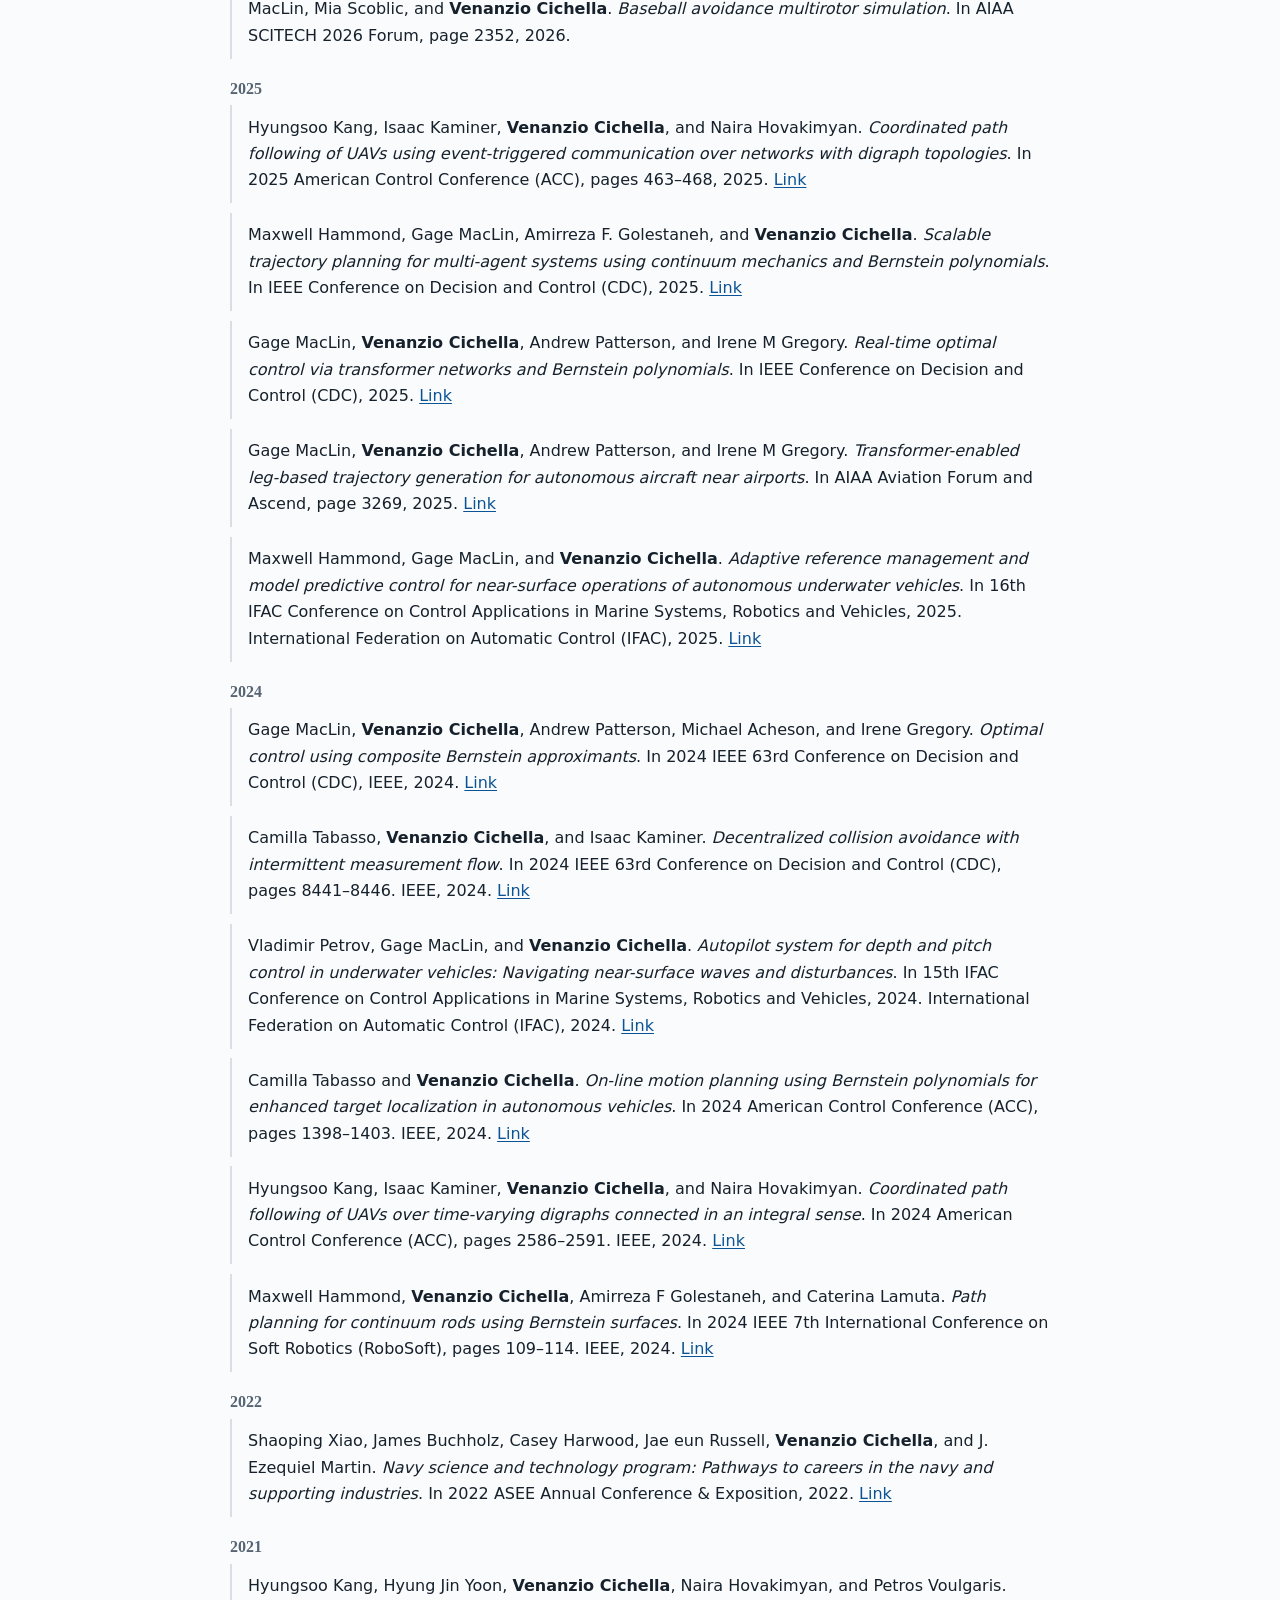
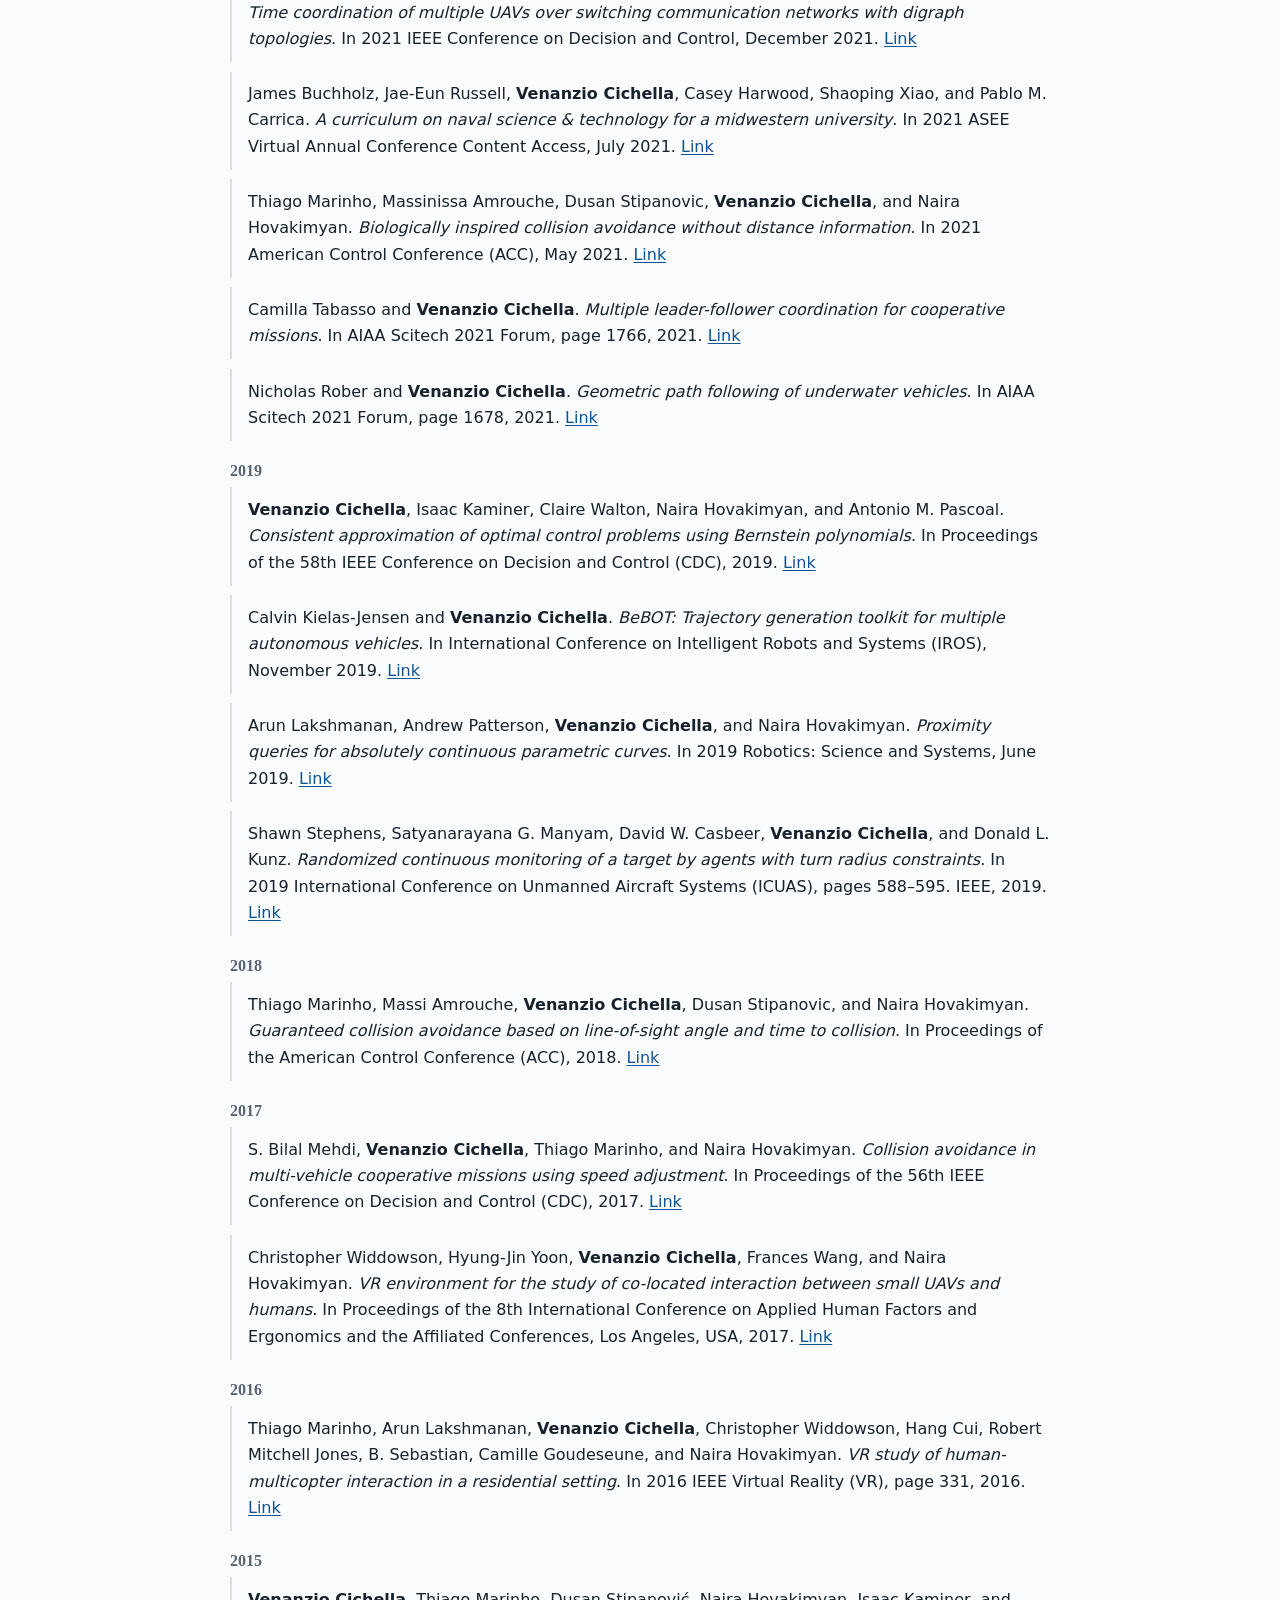
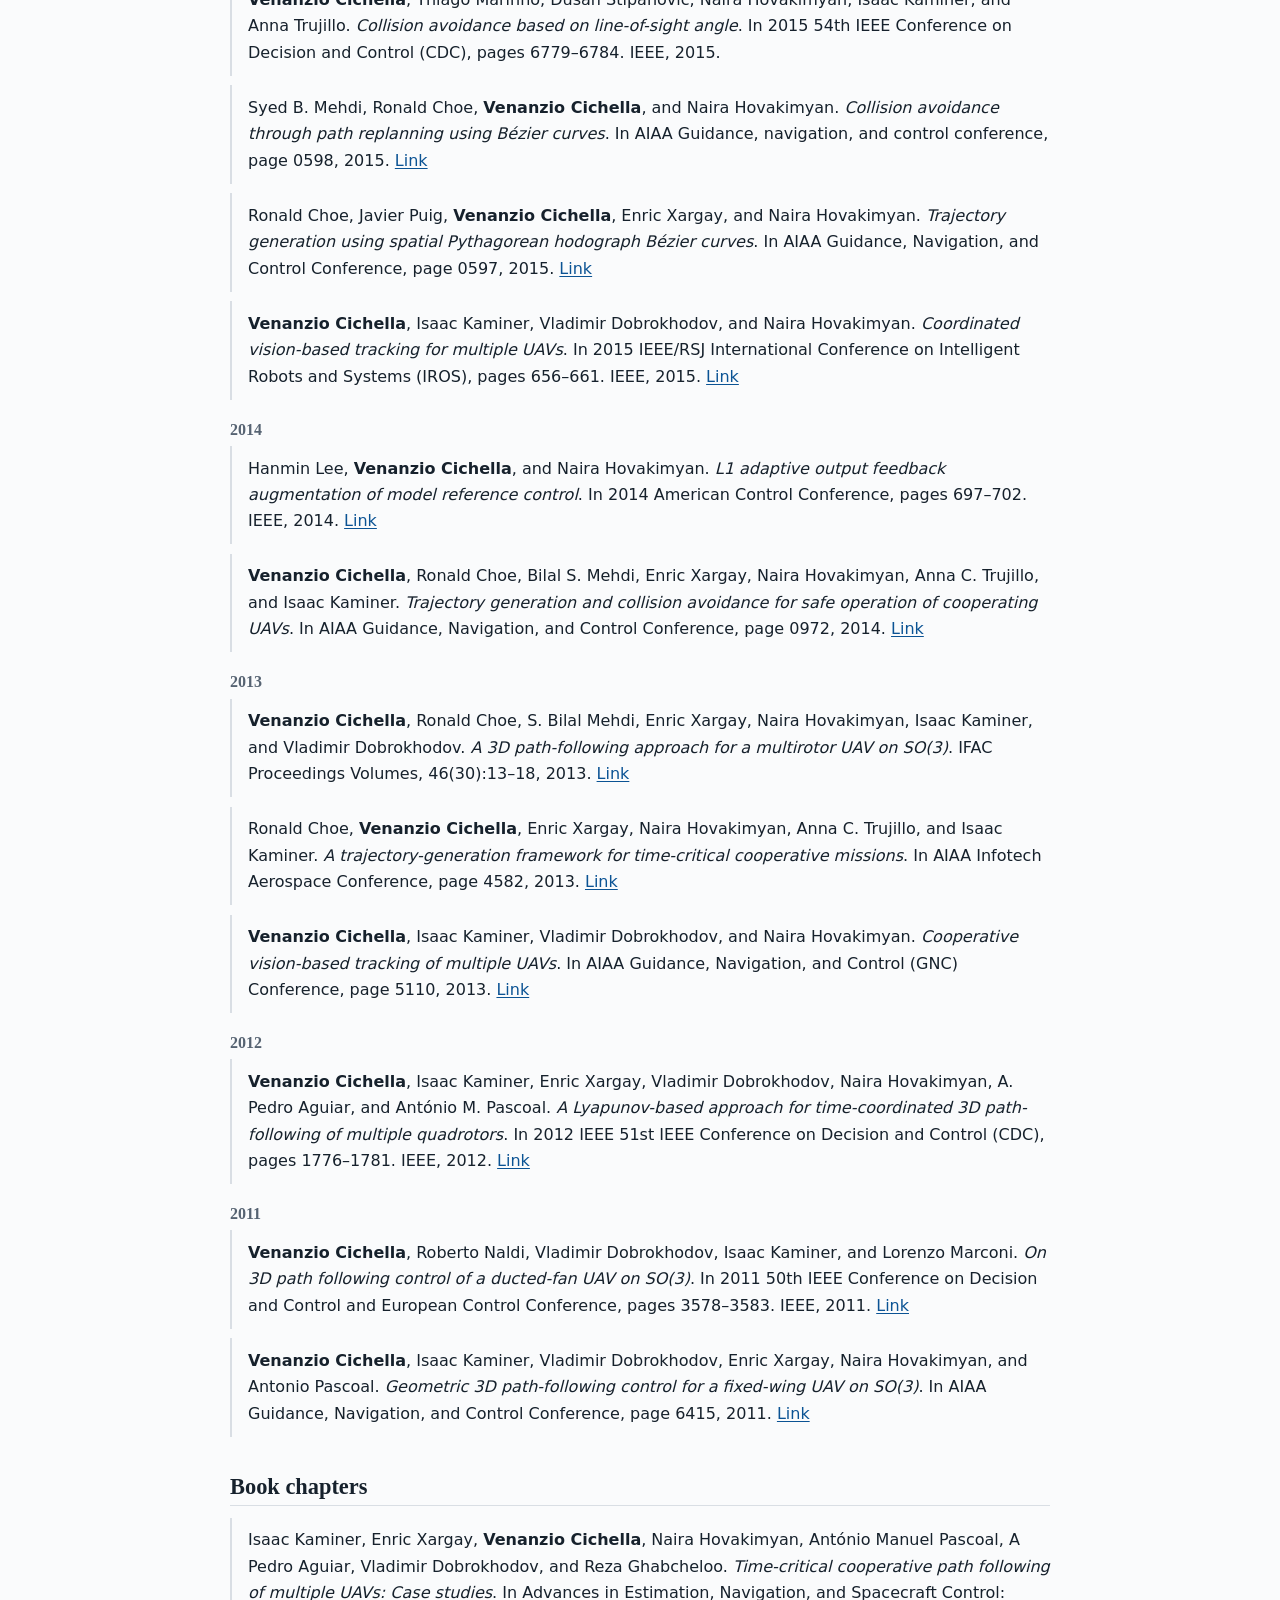
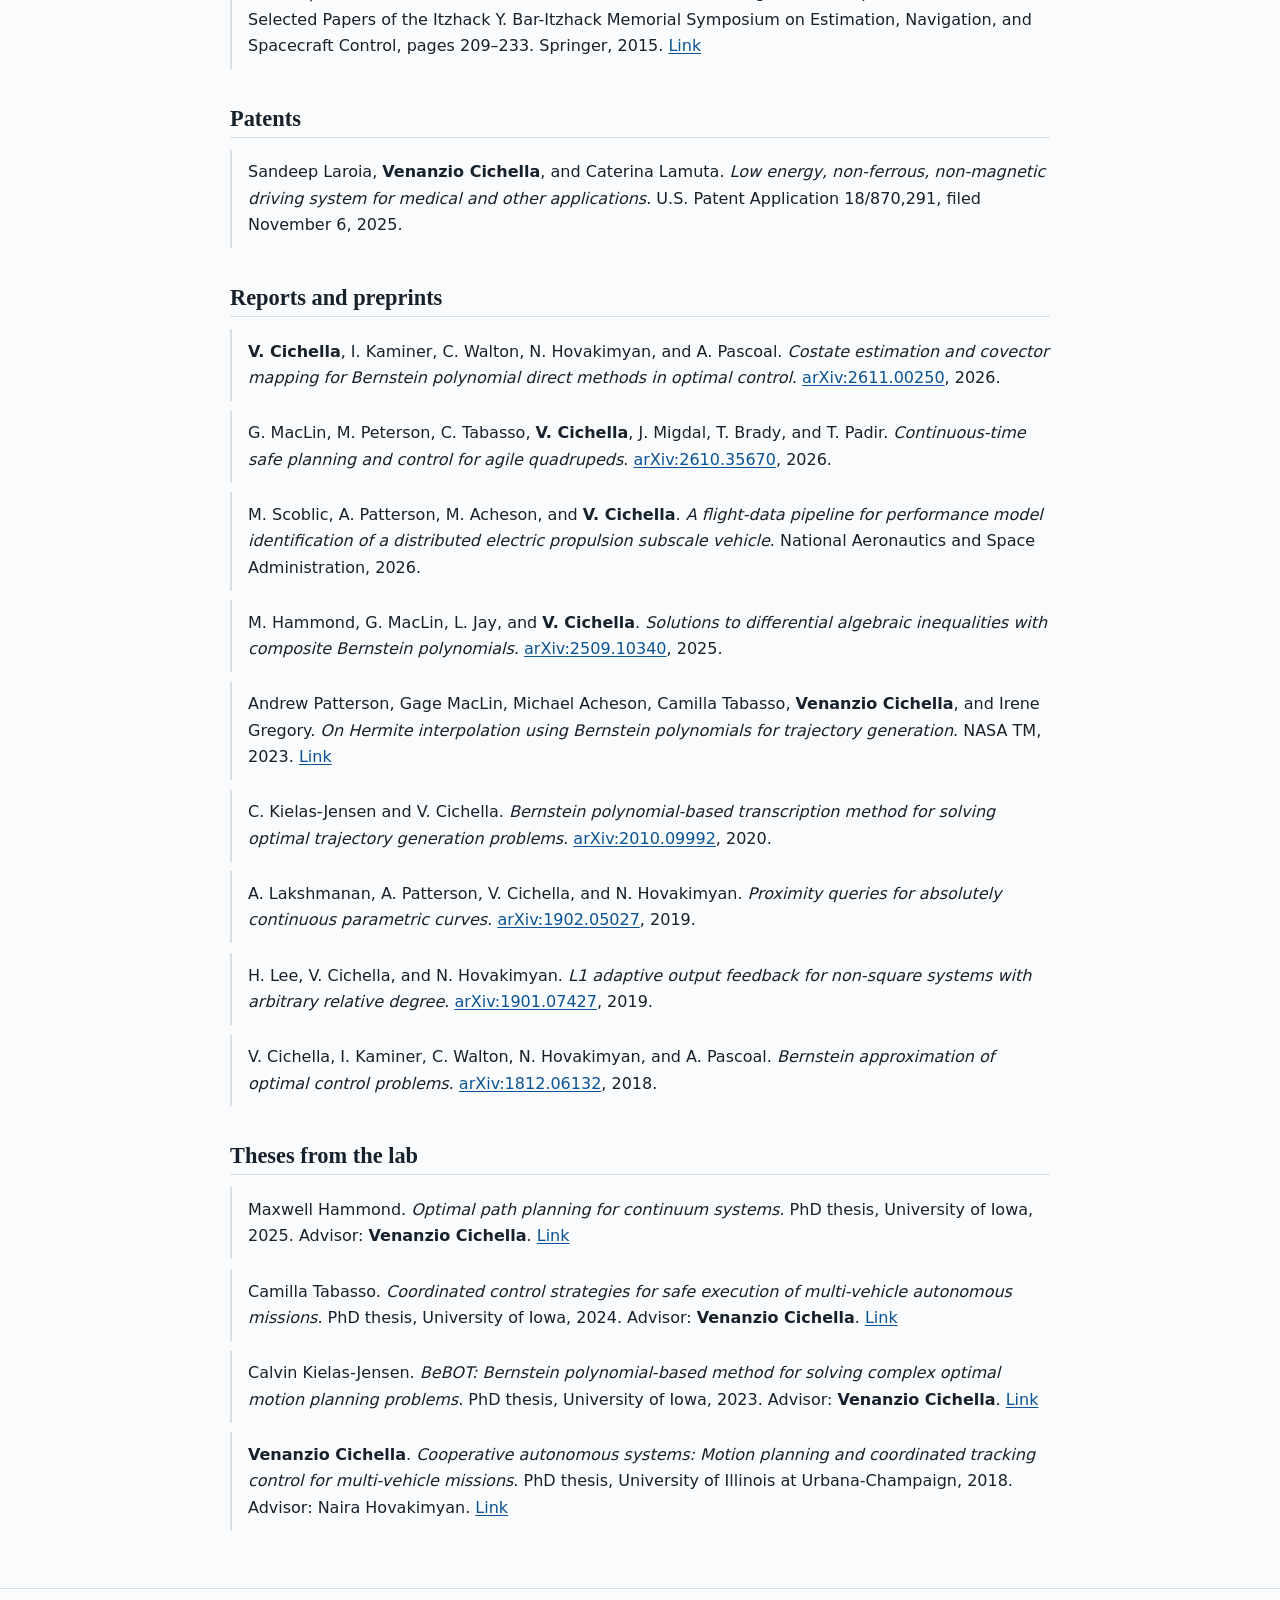
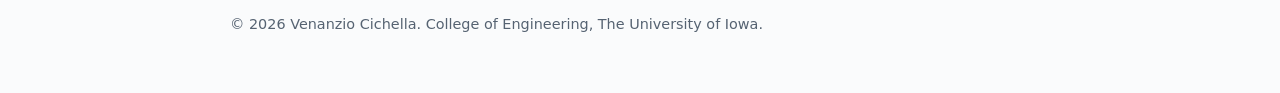
<file: publications.html>
<!DOCTYPE html>
<html lang="en">
<head>
  <meta charset="utf-8">
  <meta name="viewport" content="width=device-width, initial-scale=1">
  <title>Publications | Venanzio Cichella</title>
  <meta name="description" content="Publications by Venanzio Cichella: books, journal articles, and conference papers on cooperative control and motion planning.">
  <link rel="stylesheet" href="style.css?v=20261019">
<script defer src="analytics.js"></script>
</head>
<body>
<a class="skip" href="#main">Skip to main content</a>

<header class="site">
  <div class="wrap">
    <a class="brand" href="index.html">Venanzio Cichella
      <small>Associate Professor of Mechanical Engineering &middot; University of Iowa</small>
    </a>
    <nav aria-label="Main">
      <ul>
        <li><a href="index.html">Home</a></li>
        <li><a href="research.html">Research</a></li>
        <li><a href="publications.html" aria-current="page">Publications</a></li>
        <li><a href="teaching.html">Teaching</a></li>
        <li><a href="lab.html">Lab</a></li>
        <li><a href="news.html">News</a></li>
        <li><a href="contact.html">Contact</a></li>
      </ul>
    </nav>
  </div>
</header>

<main id="main">
  <div class="wrap">
    <h1>Publications</h1>
    <p>The most current list is on <a href="https://scholar.google.com/citations?hl=en&amp;user=tYQR_0MAAAAJ&amp;view_op=list_works&amp;sortby=pubdate">Google Scholar</a>.</p>
    <p class="meta">Jump to: <a href="#books">Books</a> &middot; <a href="#journals">Journals</a> &middot; <a href="#conferences">Conferences</a> &middot; <a href="#chapters">Book chapters</a> &middot; <a href="#patents">Patents</a> &middot; <a href="#other">Other</a> &middot; <a href="#theses">Theses from the lab</a></p>

    <h2 id="books">Books</h2>
    <ul class="pubs">
      <li><strong>Venanzio Cichella</strong>, Isaac Kaminer, Ant&oacute;nio M. Pascoal, and Naira Hovakimyan. <em>Bernstein/B&eacute;zier Polynomials in Control, Estimation, and Planning: From Theory to Practice</em>. Intelligent Systems, Control and Automation: Science and Engineering. Springer Nature, forthcoming 2027.</li>
      <li>Isaac Kaminer, António M Pascoal, Enric Xargay, Naira Hovakimyan, <strong>Venanzio Cichella</strong>, and Vladimir Dobrokhodov. <em>Time-Critical Cooperative Control of Autonomous Air Vehicles</em>. Butterworth-Heinemann, 2017. <a href="https://www.elsevier.com/books/time-critical-cooperative-control-of-autonomous-air-vehicles/kaminer/978-0-12-809946-9">Link</a></li>
    </ul>

    <h2 id="journals">Journal articles</h2>
    <h3 class="year">2026</h3>
    <ul class="pubs">
      <li>Vladimir Petrov, Gage MacLin, and <strong>Venanzio Cichella</strong>. <em>Adaptive reference management and model predictive control for near-surface depth–heading control of autonomous underwater vehicles</em>. Ocean Engineering, 2026. <a href="https://doi.org/10.1016/j.oceaneng.2026.128400">Link</a></li>
      <li><strong>Venanzio Cichella</strong>, Ean Lovett, Michelangelo Bin, Nicola Mimmo, and Lorenzo Marconi. <em>Polynomial internal models for finite-horizon robust output regulation with unstructured exogenous signals</em>. IEEE Control Systems Letters, 2026. <a href="https://doi.org/10.1109/LCSYS.2026.3706322">Link</a></li>
    </ul>
    <h3 class="year">2025</h3>
    <ul class="pubs">
      <li>Maxwell Hammond, Ean Lovett, Vincenzo Pugliese, <strong>Venanzio Cichella</strong>, and Caterina Lamuta. <em>Constrained path planning for soft continuum robots with Bernstein surfaces</em>. IEEE Open Journal of Control Systems, 2025. <a href="https://doi.org/10.1109/OJCSYS.2025.3617288">Link</a></li>
      <li>Amirreza Fahim Golestaneh, <strong>Venanzio Cichella</strong>, and Caterina Lamuta. <em>Quasi-static continuum model with fluid–structure interaction (FSI) of an octopus-like soft robotic arm underwater actuated by twisted and coiled artificial muscles (TCAMs)</em>. Robotics Reports, 2025. <a href="https://doi.org/10.1177/28350111251365628">Link</a></li>
      <li>Ean Lovett, Maxwell Hammond, Niloufar Seyfi, Amirreza Fahim Golestaneh, <strong>Venanzio Cichella</strong>, and Caterina Lamuta. <em>A review on sensor technologies, control approaches, and emerging challenges in soft robotics</em>. Advanced Robotics Research, 2025. <a href="https://doi.org/10.1002/adrr.202500085">Link</a></li>
      <li>Mia Scoblic, Camilla Tabasso, <strong>Venanzio Cichella</strong>, and Isaac Kaminer. <em>Vision-based collision avoidance for multi-agent systems with intermittent measurements</em>. IEEE Open Journal of Control Systems, 2025. <a href="https://doi.org/10.1109/OJCSYS.2025.3598673">Link</a></li>
      <li>Amirreza Fahim Golestaneh, <strong>Venanzio Cichella</strong>, and Caterina Lamuta. <em>Physics-based modeling of twisted and coiled artificial muscles (TCAMs) for soft robotics using extended Cosserat theory of rods</em>. Smart Materials and Structures, 2025. <a href="https://doi.org/10.1088/1361-665X/adc90a">Link</a></li>
      <li>Vladimir Petrov, Gage MacLin, and <strong>Venanzio Cichella</strong>. <em>Underwater vehicle autopilot system for controlling depth and pitch: Maneuvering through near-surface waves and environmental disturbances</em>. Ocean Engineering, 317:119910, 2025. <a href="https://doi.org/10.1016/j.oceaneng.2024.119910">Link</a></li>
    </ul>
    <h3 class="year">2024</h3>
    <ul class="pubs">
      <li>Amirreza Fahim Golestaneh, Maxwell Hammond, and <strong>Venanzio Cichella</strong>. <em>Scalable optimal motion planning for multi-agent systems by Cosserat theory of rods</em>. IEEE Control Systems Letters, 2024. <a href="https://doi.org/10.1109/LCSYS.2024.3412881">Link</a></li>
      <li>Gage MacLin, Maxwell Hammond, <strong>Venanzio Cichella</strong>, and J Ezequiel Martin. <em>Modeling, simulation and maneuvering control of a generic submarine</em>. Control Engineering Practice, 144:105792, 2024. <a href="https://doi.org/10.1016/j.conengprac.2023.105792">Link</a></li>
    </ul>
    <h3 class="year">2023</h3>
    <ul class="pubs">
      <li>Parth Kotak, Sean Maxson, Thilina Weerakkody, <strong>Venanzio Cichella</strong>, and Caterina Lamuta. <em>Octopus-inspired muscular hydrostats powered by twisted and coiled artificial muscles</em>. Soft Robotics, 2024. <a href="https://doi.org/10.1089/soro.2023.0069">Link</a></li>
      <li>Maxwell Hammond, <strong>Venanzio Cichella</strong>, and Caterina Lamuta. <em>Bioinspired soft robotics: State of the art, challenges, and future directions</em>. Current Robotics Reports, pages 1–16, 2023. <a href="https://doi.org/10.1007/s43154-023-00102-2">Link</a></li>
      <li>Thilina H Weerakkody, Maxwell Hammond, James H Neilan, <strong>Venanzio Cichella</strong>, and Caterina Lamuta. <em>Modeling and control of twisted and coiled artificial muscles for soft robotics</em>. Meccanica, 58(4):643–658, 2023. <a href="https://doi.org/10.1007/s11012-023-01651-8">Link</a></li>
      <li>Giovanni Lavezzi, Kidus Guye, <strong>Venanzio Cichella</strong>, and Marco Ciarcia. <em>Comparative analysis of nonlinear programming solvers: Performance evaluation, benchmarking, and multi-UAV optimal path planning</em>. Drones, 7(8):487, 2023. <a href="https://doi.org/10.3390/drones7080487">Link</a></li>
      <li><strong>Venanzio Cichella</strong> and Isaac Kaminer. <em>Coordinated vision-based tracking by multiple unmanned vehicles</em>. Drones, 2023. <a href="https://doi.org/10.3390/drones7030177">Link</a></li>
      <li>Maxwell Hammond, Anthony Dempsey, William Ward, Stephen Stewart, James H Neilan, Jessica Friz, Caterina Lamuta, and <strong>Venanzio Cichella</strong>. <em>A hybrid soft material robotic end-effector for reversible in-space assembly of strut components</em>. Frontiers in Robotics and AI, 10, 2023. <a href="https://doi.org/10.3389/frobt.2023.1099297">Link</a></li>
      <li>Carlo Greco, Thilina H Weerakkody, <strong>Venanzio Cichella</strong>, Leonardo Pagnotta, and Caterina Lamuta. <em>Lightweight bioinspired exoskeleton for wrist rehabilitation powered by twisted and coiled artificial muscles</em>. Robotics, 12(1):27, 2023. <a href="https://doi.org/10.3390/robotics12010027">Link</a></li>
    </ul>
    <h3 class="year">2022</h3>
    <ul class="pubs">
      <li>Calvin Kielas-Jensen, <strong>Venanzio Cichella</strong>, Thomas Berry, Isaac Kaminer, Claire Walton, and Antonio Pascoal. <em>Bernstein polynomial-based method for solving optimal trajectory generation problems</em>. Sensors, 22(5):1869, 2022. <a href="https://doi.org/10.3390/s22051869">Link</a></li>
      <li><strong>Venanzio Cichella</strong>, Isaac Kaminer, Claire Walton, Naira Hovakimyan, and António Pascoal. <em>Consistency of approximation of Bernstein polynomial-based direct methods for optimal control</em>. Machines, 10(12):1132, 2022. <a href="https://doi.org/10.3390/machines10121132">Link</a></li>
      <li>Nicholas Rober, Maxwell Hammond, <strong>Venanzio Cichella</strong>, Juan E. Martin, and Pablo Carrica. <em>3D path following and L1 adaptive control for underwater vehicles</em>. Ocean Engineering, 253:110971, 2022. <a href="https://doi.org/10.1016/j.oceaneng.2022.110971">Link</a></li>
      <li>Camilla Tabasso, Calvin Kielas-Jensen, <strong>Venanzio Cichella</strong>, Satyanarayana Gupta Manyam, David Casbeer, and Isaac Weintraub. <em>Continuous monitoring of a path-constrained moving target by multiple UAVs</em>. Journal on Guidance, Control and Dynamics, pages 1–10, 2022. <a href="https://doi.org/10.2514/1.G006043">Link</a></li>
    </ul>
    <h3 class="year">2021</h3>
    <ul class="pubs">
      <li>Calvin Kielas-Jensen, <strong>Venanzio Cichella</strong>, David Casbeer, Satyanarayana Gupta Manyam, and Isaac Weintraub. <em>Persistent monitoring by multiple unmanned aerial vehicles using Bernstein polynomials</em>. Journal of Optimization Theory and Applications, pages 1–18, 2021. <a href="https://doi.org/10.1007/s10957-021-01921-z">Link</a></li>
      <li>Maxwell Hammond, <strong>Venanzio Cichella</strong>, Thilina Weerakkody, and Caterina Lamuta. <em>Robust and adaptive sampled-data control of twisted and coiled artificial muscles</em>. IEEE Control Systems Letters, pages 1232–1237, 2021. <a href="https://doi.org/10.1109/LCSYS.2021.3091414">Link</a></li>
      <li>Camilla Tabasso, <strong>Venanzio Cichella</strong>, Syed Bilal Mehdi, Thiago Marinho, and Naira Hovakimyan. <em>Time coordination and collision avoidance using leader-follower strategies in multi-vehicle missions</em>. Robotics, 10(1):34, 2021. <a href="https://www.mdpi.com/2218-6581/10/1/34">Link</a></li>
      <li>Nicholas Rober, <strong>Venanzio Cichella</strong>, J. Ezequiel Martin, Yagin Kim, and Pablo Carrica. <em>Three-dimensional path-following control for an underwater vehicle</em>. Journal of Guidance, Control, and Dynamics, 44(7):1345–1355, 2021. <a href="https://arc.aiaa.org/doi/abs/10.2514/1.G005503">Link</a></li>
      <li>Camilla Tabasso, Nicola Mimmo, <strong>Venanzio Cichella</strong>, and Lorenzo Marconi. <em>Optimal motion planning for localization of avalanche victims by multiple UAVs</em>. IEEE Control Systems Letters, 5(6):2054–2059, 2021. <a href="https://ieeexplore.ieee.org/abstract/document/9312965">Link</a></li>
    </ul>
    <h3 class="year">2020</h3>
    <ul class="pubs">
      <li>Camilla Tabasso, <strong>Venanzio Cichella</strong>, Syed Bilal Mehdi, Thiago Marinho, and Naira Hovakimyan. <em>Guaranteed collision avoidance in multivehicle cooperative missions using speed adjustment</em>. Journal of Aerospace Information Systems, 17(8):436–453, 2020. <a href="https://arc.aiaa.org/doi/abs/10.2514/1.I010788">Link</a></li>
      <li><strong>Venanzio Cichella</strong>, Isaac Kaminer, Claire Walton, Naira Hovakimyan, and Antonio Manuel Pascoal. <em>Optimal multi-vehicle motion planning using Bernstein approximants</em>. IEEE Transactions on Automatic Control, 2020. <a href="https://doi.org/10.1109/TAC.2020.2999329">Link</a></li>
      <li>Hanmin Lee, <strong>Venanzio Cichella</strong>, and Naira Hovakimyan. <em>L1 adaptive output feedback for non-square systems with arbitrary relative degree</em>. IEEE Transactions on Automatic Control, 2020. <a href="https://ieeexplore.ieee.org/abstract/document/9075447">Link</a></li>
    </ul>
    <h3 class="year">2019</h3>
    <ul class="pubs">
      <li>Valentina Giovinco, Parth Kotak, <strong>Venanzio Cichella</strong>, Carmine Maletta, and Caterina Lamuta. <em>Dynamic model for the tensile actuation of thermally and electro-thermally actuated twisted and coiled artificial muscles (TCAMs)</em>. Smart Materials and Structures, 29(2):025004, 2019. <a href="https://iopscience.iop.org/article/10.1088/1361-665X/ab5e38/meta">Link</a></li>
    </ul>
    <h3 class="year">2017</h3>
    <ul class="pubs">
      <li><strong>Venanzio Cichella</strong>, Thiago Marinho, Dušan Stipanović, Naira Hovakimyan, Isaac Kaminer, and Anna Trujillo. <em>Collision avoidance based on line-of-sight angle</em>. Journal of Intelligent &amp; Robotic Systems, 89(1):139–153, 2017. <a href="https://link.springer.com/article/10.1007/s10846-017-0517-6">Link</a></li>
      <li><strong>Venanzio Cichella</strong>, Isaac Kaminer, Claire Walton, and Naira Hovakimyan. <em>Optimal motion planning for differentially flat systems using Bernstein approximation</em>. IEEE Control Systems Letters, 2(1):181–186, 2017. <a href="https://ieeexplore.ieee.org/document/8123934">Link</a></li>
    </ul>
    <h3 class="year">2016</h3>
    <ul class="pubs">
      <li>Ronald Choe, Javier Puig-Navarro, <strong>Venanzio Cichella</strong>, Enric Xargay, and Naira Hovakimyan. <em>Cooperative trajectory generation using Pythagorean hodograph Bézier curves</em>. AIAA Journal of Guidance, Control, and Dynamics, 38(8):1744–1763, 2016. <a href="https://arc.aiaa.org/doi/10.2514/1.G001531">Link</a></li>
      <li><strong>Venanzio Cichella</strong>, Ronald Choe, S. Bilal Mehdi, Enric Xargay, Naira Hovakimyan, Vladimir Dobrokhodov, Isaac Kaminer, M. Antonio Pascoal, and A. Pedro Aguiar. <em>Safe coordinated maneuvering of teams of multirotor unmanned aerial vehicles: A cooperative control framework for multivehicle, time-critical missions</em>. IEEE Control Systems Magazine, 36(4):59–82, 2016. <a href="https://ieeexplore.ieee.org/document/7515324">Link</a></li>
    </ul>
    <h3 class="year">2015</h3>
    <ul class="pubs">
      <li>Zungyu Zuo, <strong>Venanzio Cichella</strong>, Ming Xu, and Naira Hovakimyan. <em>Three-dimensional coordinated path-following control for second-order multi-agent networks</em>. Journal of the Franklin Institute, 352(9):3858–3872, 2015. <a href="https://www.sciencedirect.com/science/article/pii/S0016003215000381">Link</a></li>
      <li><strong>Venanzio Cichella</strong>, Isaac Kaminer, Vladimir Dobrokhodov, Enric Xargay, Ronald Choe, Naira Hovakimyan, A. Pedro Aguiar, and M. Antonio Pascoal. <em>Cooperative path following of multiple multirotors over time-varying networks</em>. IEEE Transactions on Automation Science and Engineering, 12(3):945–957, 2015. <a href="https://ieeexplore.ieee.org/document/7065327">Link</a></li>
    </ul>
    <h3 class="year">2013</h3>
    <ul class="pubs">
      <li>Enric Xargay, Isaac Kaminer, M. Antonio Pascoal, Naira Hovakimyan, Vladimir Dobrokhodov, <strong>Venanzio Cichella</strong>, A. Pedro Aguiar, and Reza Ghabcheloo. <em>Time-critical cooperative path following of multiple unmanned aerial vehicles over time-varying networks</em>. AIAA Journal of Guidance, Control, and Dynamics, 36(2):499–516, 2013. <a href="https://arc.aiaa.org/doi/10.2514/1.56538">Link</a></li>
    </ul>
    <h3 class="year">2012</h3>
    <ul class="pubs">
      <li>Klaus Andersson, Isaac Kaminer, Vladimir Dobrokhodov, and <strong>Venanzio Cichella</strong>. <em>Thermal centering control for autonomous soaring; stability analysis and flight test results</em>. AIAA Journal of Guidance, Control, and Dynamics, 35(3):963–975, 2012. <a href="https://arc.aiaa.org/doi/10.2514/1.51691">Link</a></li>
    </ul>

    <h2 id="conferences">Conference papers</h2>
    <h3 class="year">2027</h3>
    <ul class="pubs">
      <li>Nick Gorman and <strong>Venanzio Cichella</strong>. <em>Model predictive planning: Real-time, control-agnostic path planning across three UAV controllers</em>. In IEEE AeroConf 2027, 2027. <span class="tag">Abstract accepted</span></li>
      <li>Vladimir Petrov and <strong>Venanzio Cichella</strong>. <em>Real-time model predictive planning for quadrotor repositioning with obstacle avoidance</em>. In AIAA SciTech Forum 2027, Orlando, Florida, USA, January 2027. <span class="tag">Accepted</span></li>
      <li>Mia Scoblic, Michael Acheson, Andrew Patterson, and <strong>Venanzio Cichella</strong>. <em>Pilot-centric trajectory optimization for autonomous final approach</em>. In AIAA SciTech Forum 2027, Orlando, Florida, USA, January 2027. <span class="tag">Accepted</span></li>
    </ul>
    <h3 class="year">2026</h3>
    <ul class="pubs">
      <li>Nicola Mimmo, <strong>Venanzio Cichella</strong>, and Lorenzo Marconi. <em>Tracking of Bézier trajectories with time-varying control points</em>. In 2026 65th IEEE Conference on Decision and Control (CDC), Honolulu, HI, USA, 2026.</li>
      <li><strong>Venanzio Cichella</strong>, Ean Lovett, Michelangelo Bin, Nicola Mimmo, and Lorenzo Marconi. <em>Polynomial internal models for robust output regulation with nonlinear exogenous signals</em>. In 2026 65th IEEE Conference on Decision and Control (CDC), 2026. <span class="tag">Accepted as an L-CSS CDC Paper</span></li>
      <li>Amisha Bhaskar, Gage MacLin, Camilla Tabasso, Leo Lin, Pratap Tokekar, <strong>Venanzio Cichella</strong>, Joshua Migdal, Tye Brady, and Taskin Padir. <em>PolyFusion: Collision-free robot learning using Bernstein polynomials</em>. In Conference on Robot Learning (CoRL), 2026.</li>
      <li>Gage MacLin, Marco Bibuli, and <strong>Venanzio Cichella</strong>. <em>Adaptive reference control for depth regulation of a biomimetic robotic fish</em>. In Proceedings of the 23rd IFAC World Congress, Busan, Korea, 2026.</li>
      <li><strong>Venanzio Cichella</strong>, Nicola Mimmo, and Lorenzo Marconi. <em>Robust linear output regulation under piecewise Bernstein/Bézier exogenous signals</em>. In Proceedings of the 2026 American Control Conference, 2026.</li>
      <li>Nick Gorman, Gage MacLin, Maxwell Hammond, and <strong>Venanzio Cichella</strong>. <em>Solving geodesic equations with composite Bernstein polynomials for trajectory planning</em>. In 2026 IEEE Aerospace Conference, pages 1–11. IEEE, 2026. <a href="https://doi.org/10.1109/AERO66936.2026.11519773">Link</a></li>
      <li>Michael J Acheson, Kasey A Ackerman, Thomas Britton, Newton Campbell, Irene Gregory, Daniel Hill, Nicholas Miguel, Tenavi Nakamura-Zimmerer, Andrew P Patterson, Benjamin M Simmons, Gage MacLin, Mia Scoblic, and <strong>Venanzio Cichella</strong>. <em>Baseball avoidance multirotor simulation</em>. In AIAA SCITECH 2026 Forum, page 2352, 2026.</li>
    </ul>
    <h3 class="year">2025</h3>
    <ul class="pubs">
      <li>Hyungsoo Kang, Isaac Kaminer, <strong>Venanzio Cichella</strong>, and Naira Hovakimyan. <em>Coordinated path following of UAVs using event-triggered communication over networks with digraph topologies</em>. In 2025 American Control Conference (ACC), pages 463–468, 2025. <a href="https://ieeexplore.ieee.org/document/11107623">Link</a></li>
      <li>Maxwell Hammond, Gage MacLin, Amirreza F. Golestaneh, and <strong>Venanzio Cichella</strong>. <em>Scalable trajectory planning for multi-agent systems using continuum mechanics and Bernstein polynomials</em>. In IEEE Conference on Decision and Control (CDC), 2025. <a href="https://doi.org/10.1109/CDC57313.2025.11312044">Link</a></li>
      <li>Gage MacLin, <strong>Venanzio Cichella</strong>, Andrew Patterson, and Irene M Gregory. <em>Real-time optimal control via transformer networks and Bernstein polynomials</em>. In IEEE Conference on Decision and Control (CDC), 2025. <a href="https://doi.org/10.1109/CDC57313.2025.11311978">Link</a></li>
      <li>Gage MacLin, <strong>Venanzio Cichella</strong>, Andrew Patterson, and Irene M Gregory. <em>Transformer-enabled leg-based trajectory generation for autonomous aircraft near airports</em>. In AIAA Aviation Forum and Ascend, page 3269, 2025. <a href="https://doi.org/10.2514/6.2025-3269">Link</a></li>
      <li>Maxwell Hammond, Gage MacLin, and <strong>Venanzio Cichella</strong>. <em>Adaptive reference management and model predictive control for near-surface operations of autonomous underwater vehicles</em>. In 16th IFAC Conference on Control Applications in Marine Systems, Robotics and Vehicles, 2025. International Federation on Automatic Control (IFAC), 2025. <a href="https://doi.org/10.1016/j.ifacol.2025.11.670">Link</a></li>
    </ul>
    <h3 class="year">2024</h3>
    <ul class="pubs">
      <li>Gage MacLin, <strong>Venanzio Cichella</strong>, Andrew Patterson, Michael Acheson, and Irene Gregory. <em>Optimal control using composite Bernstein approximants</em>. In 2024 IEEE 63rd Conference on Decision and Control (CDC), IEEE, 2024. <a href="https://doi.org/10.1109/CDC56724.2024.10886717">Link</a></li>
      <li>Camilla Tabasso, <strong>Venanzio Cichella</strong>, and Isaac Kaminer. <em>Decentralized collision avoidance with intermittent measurement flow</em>. In 2024 IEEE 63rd Conference on Decision and Control (CDC), pages 8441–8446. IEEE, 2024. <a href="https://doi.org/10.1109/CDC56724.2024.10885808">Link</a></li>
      <li>Vladimir Petrov, Gage MacLin, and <strong>Venanzio Cichella</strong>. <em>Autopilot system for depth and pitch control in underwater vehicles: Navigating near-surface waves and disturbances</em>. In 15th IFAC Conference on Control Applications in Marine Systems, Robotics and Vehicles, 2024. International Federation on Automatic Control (IFAC), 2024. <a href="https://arxiv.org/abs/2402.03510">Link</a></li>
      <li>Camilla Tabasso and <strong>Venanzio Cichella</strong>. <em>On-line motion planning using Bernstein polynomials for enhanced target localization in autonomous vehicles</em>. In 2024 American Control Conference (ACC), pages 1398–1403. IEEE, 2024. <a href="https://doi.org/10.23919/ACC60939.2024.10644986">Link</a></li>
      <li>Hyungsoo Kang, Isaac Kaminer, <strong>Venanzio Cichella</strong>, and Naira Hovakimyan. <em>Coordinated path following of UAVs over time-varying digraphs connected in an integral sense</em>. In 2024 American Control Conference (ACC), pages 2586–2591. IEEE, 2024. <a href="https://doi.org/10.23919/ACC60939.2024.10644374">Link</a></li>
      <li>Maxwell Hammond, <strong>Venanzio Cichella</strong>, Amirreza F Golestaneh, and Caterina Lamuta. <em>Path planning for continuum rods using Bernstein surfaces</em>. In 2024 IEEE 7th International Conference on Soft Robotics (RoboSoft), pages 109–114. IEEE, 2024. <a href="https://doi.org/10.1109/RoboSoft60065.2024.10521951">Link</a></li>
    </ul>
    <h3 class="year">2022</h3>
    <ul class="pubs">
      <li>Shaoping Xiao, James Buchholz, Casey Harwood, Jae eun Russell, <strong>Venanzio Cichella</strong>, and J. Ezequiel Martin. <em>Navy science and technology program: Pathways to careers in the navy and supporting industries</em>. In 2022 ASEE Annual Conference &amp; Exposition, 2022. <a href="https://doi.org/10.18260/1-2--41001">Link</a></li>
    </ul>
    <h3 class="year">2021</h3>
    <ul class="pubs">
      <li>Hyungsoo Kang, Hyung Jin Yoon, <strong>Venanzio Cichella</strong>, Naira Hovakimyan, and Petros Voulgaris. <em>Time coordination of multiple UAVs over switching communication networks with digraph topologies</em>. In 2021 IEEE Conference on Decision and Control, December 2021. <a href="https://doi.org/10.1109/CDC45484.2021.9683619">Link</a></li>
      <li>James Buchholz, Jae-Eun Russell, <strong>Venanzio Cichella</strong>, Casey Harwood, Shaoping Xiao, and Pablo M. Carrica. <em>A curriculum on naval science &amp; technology for a midwestern university</em>. In 2021 ASEE Virtual Annual Conference Content Access, July 2021. <a href="https://peer.asee.org/a-curriculum-on-naval-science-technology-for-a-midwestern-university">Link</a></li>
      <li>Thiago Marinho, Massinissa Amrouche, Dusan Stipanovic, <strong>Venanzio Cichella</strong>, and Naira Hovakimyan. <em>Biologically inspired collision avoidance without distance information</em>. In 2021 American Control Conference (ACC), May 2021. <a href="https://doi.org/10.23919/ACC50511.2021.9482820">Link</a></li>
      <li>Camilla Tabasso and <strong>Venanzio Cichella</strong>. <em>Multiple leader-follower coordination for cooperative missions</em>. In AIAA Scitech 2021 Forum, page 1766, 2021. <a href="https://doi.org/10.2514/6.2021-1766">Link</a></li>
      <li>Nicholas Rober and <strong>Venanzio Cichella</strong>. <em>Geometric path following of underwater vehicles</em>. In AIAA Scitech 2021 Forum, page 1678, 2021. <a href="https://doi.org/10.2514/6.2021-1678">Link</a></li>
    </ul>
    <h3 class="year">2019</h3>
    <ul class="pubs">
      <li><strong>Venanzio Cichella</strong>, Isaac Kaminer, Claire Walton, Naira Hovakimyan, and Antonio M. Pascoal. <em>Consistent approximation of optimal control problems using Bernstein polynomials</em>. In Proceedings of the 58th IEEE Conference on Decision and Control (CDC), 2019. <a href="https://doi.org/10.1109/CDC40024.2019.9029677">Link</a></li>
      <li>Calvin Kielas-Jensen and <strong>Venanzio Cichella</strong>. <em>BeBOT: Trajectory generation toolkit for multiple autonomous vehicles</em>. In International Conference on Intelligent Robots and Systems (IROS), November 2019. <a href="https://doi.org/10.1109/IROS40897.2019.8967564">Link</a></li>
      <li>Arun Lakshmanan, Andrew Patterson, <strong>Venanzio Cichella</strong>, and Naira Hovakimyan. <em>Proximity queries for absolutely continuous parametric curves</em>. In 2019 Robotics: Science and Systems, June 2019. <a href="https://doi.org/10.15607/RSS.2019.XV.042">Link</a></li>
      <li>Shawn Stephens, Satyanarayana G. Manyam, David W. Casbeer, <strong>Venanzio Cichella</strong>, and Donald L. Kunz. <em>Randomized continuous monitoring of a target by agents with turn radius constraints</em>. In 2019 International Conference on Unmanned Aircraft Systems (ICUAS), pages 588–595. IEEE, 2019. <a href="https://doi.org/10.1109/ICUAS.2019.8798373">Link</a></li>
    </ul>
    <h3 class="year">2018</h3>
    <ul class="pubs">
      <li>Thiago Marinho, Massi Amrouche, <strong>Venanzio Cichella</strong>, Dusan Stipanovic, and Naira Hovakimyan. <em>Guaranteed collision avoidance based on line-of-sight angle and time to collision</em>. In Proceedings of the American Control Conference (ACC), 2018. <a href="https://doi.org/10.23919/ACC.2018.8431871">Link</a></li>
    </ul>
    <h3 class="year">2017</h3>
    <ul class="pubs">
      <li>S. Bilal Mehdi, <strong>Venanzio Cichella</strong>, Thiago Marinho, and Naira Hovakimyan. <em>Collision avoidance in multi-vehicle cooperative missions using speed adjustment</em>. In Proceedings of the 56th IEEE Conference on Decision and Control (CDC), 2017. <a href="https://doi.org/10.1109/CDC.2017.8263963">Link</a></li>
      <li>Christopher Widdowson, Hyung-Jin Yoon, <strong>Venanzio Cichella</strong>, Frances Wang, and Naira Hovakimyan. <em>VR environment for the study of co-located interaction between small UAVs and humans</em>. In Proceedings of the 8th International Conference on Applied Human Factors and Ergonomics and the Affiliated Conferences, Los Angeles, USA, 2017. <a href="https://doi.org/10.1007/978-3-319-60384-1_33">Link</a></li>
    </ul>
    <h3 class="year">2016</h3>
    <ul class="pubs">
      <li>Thiago Marinho, Arun Lakshmanan, <strong>Venanzio Cichella</strong>, Christopher Widdowson, Hang Cui, Robert Mitchell Jones, B. Sebastian, Camille Goudeseune, and Naira Hovakimyan. <em>VR study of human-multicopter interaction in a residential setting</em>. In 2016 IEEE Virtual Reality (VR), page 331, 2016. <a href="https://ieeexplore.ieee.org/document/7504790">Link</a></li>
    </ul>
    <h3 class="year">2015</h3>
    <ul class="pubs">
      <li><strong>Venanzio Cichella</strong>, Thiago Marinho, Dusan Stipanović, Naira Hovakimyan, Isaac Kaminer, and Anna Trujillo. <em>Collision avoidance based on line-of-sight angle</em>. In 2015 54th IEEE Conference on Decision and Control (CDC), pages 6779–6784. IEEE, 2015.</li>
      <li>Syed B. Mehdi, Ronald Choe, <strong>Venanzio Cichella</strong>, and Naira Hovakimyan. <em>Collision avoidance through path replanning using Bézier curves</em>. In AIAA Guidance, navigation, and control conference, page 0598, 2015. <a href="https://doi.org/10.2514/6.2015-0598">Link</a></li>
      <li>Ronald Choe, Javier Puig, <strong>Venanzio Cichella</strong>, Enric Xargay, and Naira Hovakimyan. <em>Trajectory generation using spatial Pythagorean hodograph Bézier curves</em>. In AIAA Guidance, Navigation, and Control Conference, page 0597, 2015. <a href="https://doi.org/10.2514/6.2015-0597">Link</a></li>
      <li><strong>Venanzio Cichella</strong>, Isaac Kaminer, Vladimir Dobrokhodov, and Naira Hovakimyan. <em>Coordinated vision-based tracking for multiple UAVs</em>. In 2015 IEEE/RSJ International Conference on Intelligent Robots and Systems (IROS), pages 656–661. IEEE, 2015. <a href="https://doi.org/10.1109/IROS.2015.7353442">Link</a></li>
    </ul>
    <h3 class="year">2014</h3>
    <ul class="pubs">
      <li>Hanmin Lee, <strong>Venanzio Cichella</strong>, and Naira Hovakimyan. <em>L1 adaptive output feedback augmentation of model reference control</em>. In 2014 American Control Conference, pages 697–702. IEEE, 2014. <a href="https://doi.org/10.1109/ACC.2014.6859348">Link</a></li>
      <li><strong>Venanzio Cichella</strong>, Ronald Choe, Bilal S. Mehdi, Enric Xargay, Naira Hovakimyan, Anna C. Trujillo, and Isaac Kaminer. <em>Trajectory generation and collision avoidance for safe operation of cooperating UAVs</em>. In AIAA Guidance, Navigation, and Control Conference, page 0972, 2014. <a href="https://doi.org/10.2514/6.2014-0972">Link</a></li>
    </ul>
    <h3 class="year">2013</h3>
    <ul class="pubs">
      <li><strong>Venanzio Cichella</strong>, Ronald Choe, S. Bilal Mehdi, Enric Xargay, Naira Hovakimyan, Isaac Kaminer, and Vladimir Dobrokhodov. <em>A 3D path-following approach for a multirotor UAV on SO(3)</em>. IFAC Proceedings Volumes, 46(30):13–18, 2013. <a href="https://doi.org/10.3182/20131120-3-FR-4045.00039">Link</a></li>
      <li>Ronald Choe, <strong>Venanzio Cichella</strong>, Enric Xargay, Naira Hovakimyan, Anna C. Trujillo, and Isaac Kaminer. <em>A trajectory-generation framework for time-critical cooperative missions</em>. In AIAA Infotech Aerospace Conference, page 4582, 2013. <a href="https://doi.org/10.2514/6.2013-4582">Link</a></li>
      <li><strong>Venanzio Cichella</strong>, Isaac Kaminer, Vladimir Dobrokhodov, and Naira Hovakimyan. <em>Cooperative vision-based tracking of multiple UAVs</em>. In AIAA Guidance, Navigation, and Control (GNC) Conference, page 5110, 2013. <a href="https://doi.org/10.2514/6.2013-5110">Link</a></li>
    </ul>
    <h3 class="year">2012</h3>
    <ul class="pubs">
      <li><strong>Venanzio Cichella</strong>, Isaac Kaminer, Enric Xargay, Vladimir Dobrokhodov, Naira Hovakimyan, A. Pedro Aguiar, and António M. Pascoal. <em>A Lyapunov-based approach for time-coordinated 3D path-following of multiple quadrotors</em>. In 2012 IEEE 51st IEEE Conference on Decision and Control (CDC), pages 1776–1781. IEEE, 2012. <a href="https://doi.org/10.1109/CDC.2012.6425933">Link</a></li>
    </ul>
    <h3 class="year">2011</h3>
    <ul class="pubs">
      <li><strong>Venanzio Cichella</strong>, Roberto Naldi, Vladimir Dobrokhodov, Isaac Kaminer, and Lorenzo Marconi. <em>On 3D path following control of a ducted-fan UAV on SO(3)</em>. In 2011 50th IEEE Conference on Decision and Control and European Control Conference, pages 3578–3583. IEEE, 2011. <a href="https://doi.org/10.1109/CDC.2011.6161419">Link</a></li>
      <li><strong>Venanzio Cichella</strong>, Isaac Kaminer, Vladimir Dobrokhodov, Enric Xargay, Naira Hovakimyan, and Antonio Pascoal. <em>Geometric 3D path-following control for a fixed-wing UAV on SO(3)</em>. In AIAA Guidance, Navigation, and Control Conference, page 6415, 2011. <a href="https://doi.org/10.2514/6.2011-6415">Link</a></li>
    </ul>

    <h2 id="chapters">Book chapters</h2>
    <ul class="pubs">
      <li>Isaac Kaminer, Enric Xargay, <strong>Venanzio Cichella</strong>, Naira Hovakimyan, António Manuel Pascoal, A Pedro Aguiar, Vladimir Dobrokhodov, and Reza Ghabcheloo. <em>Time-critical cooperative path following of multiple UAVs: Case studies</em>. In Advances in Estimation, Navigation, and Spacecraft Control: Selected Papers of the Itzhack Y. Bar-Itzhack Memorial Symposium on Estimation, Navigation, and Spacecraft Control, pages 209–233. Springer, 2015. <a href="https://link.springer.com/chapter/10.1007/978-3-662-44785-7_12">Link</a></li>
    </ul>

    <h2 id="patents">Patents</h2>
    <ul class="pubs">
      <li>Sandeep Laroia, <strong>Venanzio Cichella</strong>, and Caterina Lamuta. <em>Low energy, non-ferrous, non-magnetic driving system for medical and other applications</em>. U.S. Patent Application 18/870,291, filed November 6, 2025.</li>
    </ul>

    <h2 id="other">Reports and preprints</h2>
    <ul class="pubs">
      <li><strong>V. Cichella</strong>, I. Kaminer, C. Walton, N. Hovakimyan, and A. Pascoal. <em>Costate estimation and covector mapping for Bernstein polynomial direct methods in optimal control</em>. <a href="https://arxiv.org/abs/2611.00250">arXiv:2611.00250</a>, 2026.</li>
      <li>G. MacLin, M. Peterson, C. Tabasso, <strong>V. Cichella</strong>, J. Migdal, T. Brady, and T. Padir. <em>Continuous-time safe planning and control for agile quadrupeds</em>. <a href="https://arxiv.org/abs/2610.35670">arXiv:2610.35670</a>, 2026.</li>
      <li>M. Scoblic, A. Patterson, M. Acheson, and <strong>V. Cichella</strong>. <em>A flight-data pipeline for performance model identification of a distributed electric propulsion subscale vehicle</em>. National Aeronautics and Space Administration, 2026.</li>
      <li>M. Hammond, G. MacLin, L. Jay, and <strong>V. Cichella</strong>. <em>Solutions to differential algebraic inequalities with composite Bernstein polynomials</em>. <a href="https://arxiv.org/abs/2509.10340">arXiv:2509.10340</a>, 2025.</li>
      <li>Andrew Patterson, Gage MacLin, Michael Acheson, Camilla Tabasso, <strong>Venanzio Cichella</strong>, and Irene Gregory. <em>On Hermite interpolation using Bernstein polynomials for trajectory generation</em>. NASA TM, 2023. <a href="https://ntrs.nasa.gov/citations/20230013467">Link</a></li>
      <li>C. Kielas-Jensen and V. Cichella. <em>Bernstein polynomial-based transcription method for solving optimal trajectory generation problems</em>. <a href="https://arxiv.org/abs/2010.09992">arXiv:2010.09992</a>, 2020.</li>
      <li>A. Lakshmanan, A. Patterson, V. Cichella, and N. Hovakimyan. <em>Proximity queries for absolutely continuous parametric curves</em>. <a href="https://arxiv.org/abs/1902.05027">arXiv:1902.05027</a>, 2019.</li>
      <li>H. Lee, V. Cichella, and N. Hovakimyan. <em>L1 adaptive output feedback for non-square systems with arbitrary relative degree</em>. <a href="https://arxiv.org/abs/1901.07427">arXiv:1901.07427</a>, 2019.</li>
      <li>V. Cichella, I. Kaminer, C. Walton, N. Hovakimyan, and A. Pascoal. <em>Bernstein approximation of optimal control problems</em>. <a href="https://arxiv.org/abs/1812.06132">arXiv:1812.06132</a>, 2018.</li>
    </ul>

    <h2 id="theses">Theses from the lab</h2>
    <ul class="pubs">
      <li>Maxwell Hammond. <em>Optimal path planning for continuum systems</em>. PhD thesis, University of Iowa, 2025. Advisor: <strong>Venanzio Cichella</strong>. <a href="https://iro.uiowa.edu/esploro/outputs/doctoral/Optimal-path-planning-for-continuum-systems/9984831123302771">Link</a></li>
      <li>Camilla Tabasso. <em>Coordinated control strategies for safe execution of multi-vehicle autonomous missions</em>. PhD thesis, University of Iowa, 2024. Advisor: <strong>Venanzio Cichella</strong>. <a href="https://doi.org/10.25820/etd.007574">Link</a></li>
      <li>Calvin Kielas-Jensen. <em>BeBOT: Bernstein polynomial-based method for solving complex optimal motion planning problems</em>. PhD thesis, University of Iowa, 2023. Advisor: <strong>Venanzio Cichella</strong>. <a href="https://doi.org/10.25820/etd.007021">Link</a></li>
      <li><strong>Venanzio Cichella</strong>. <em>Cooperative autonomous systems: Motion planning and coordinated tracking control for multi-vehicle missions</em>. PhD thesis, University of Illinois at Urbana-Champaign, 2018. Advisor: Naira Hovakimyan. <a href="https://hdl.handle.net/2142/101466">Link</a></li>
    </ul>
  </div>
</main>

<footer class="site">
  <div class="wrap">
    <p>&copy; 2026 Venanzio Cichella. College of Engineering, The University of Iowa.</p>
  </div>
</footer>
</body>
</html>
</file>
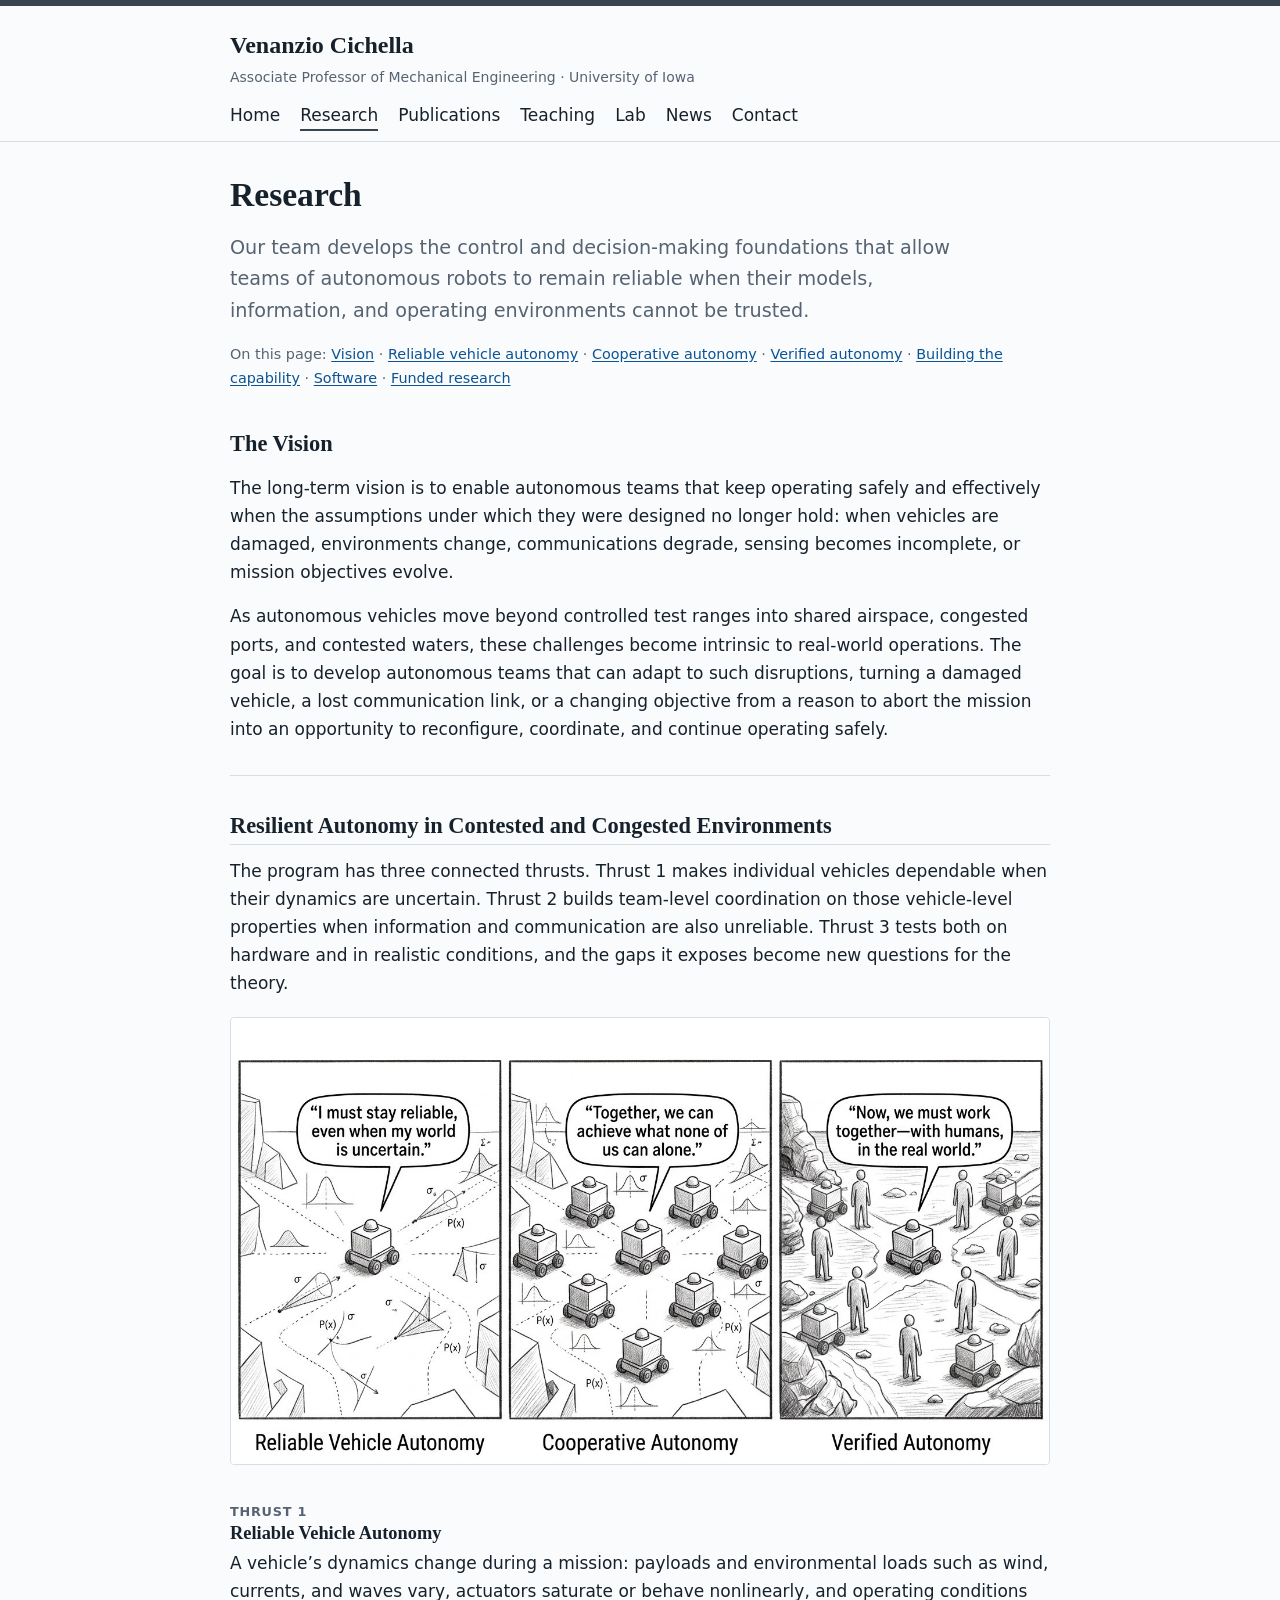
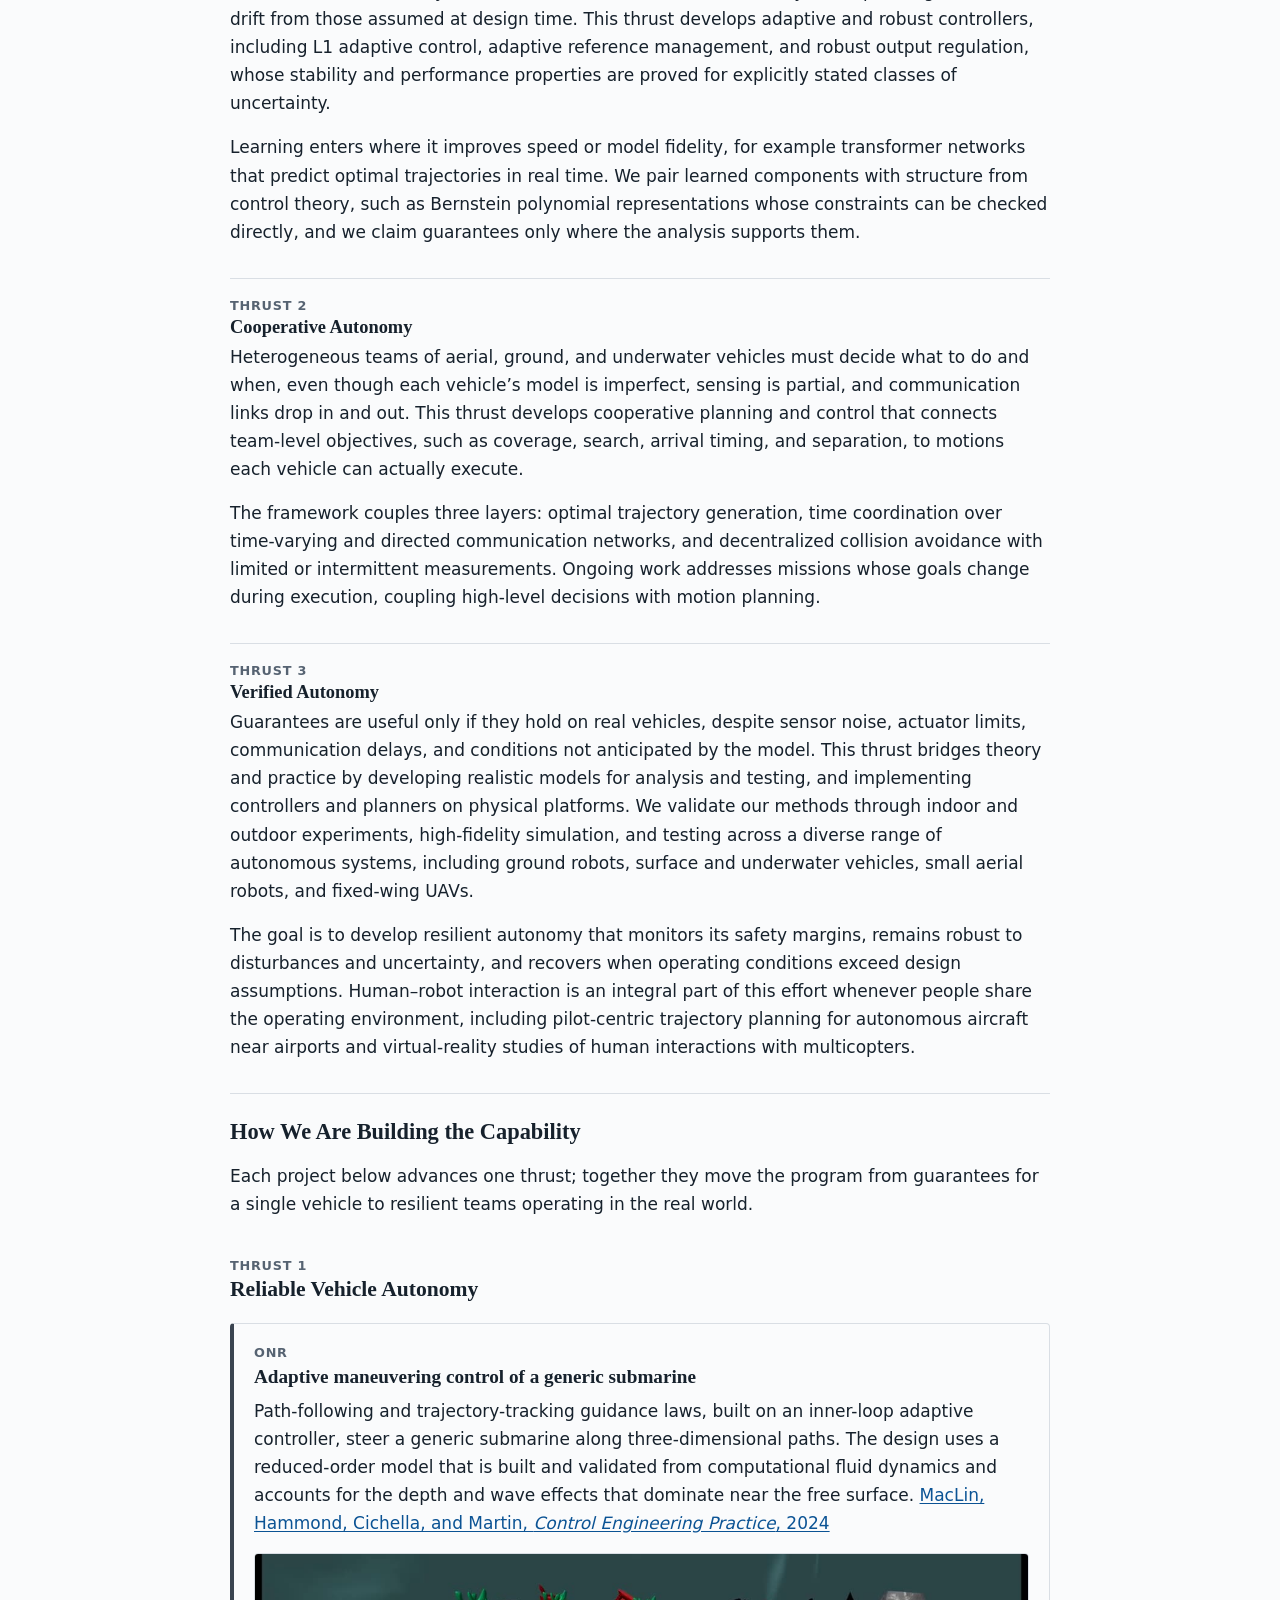
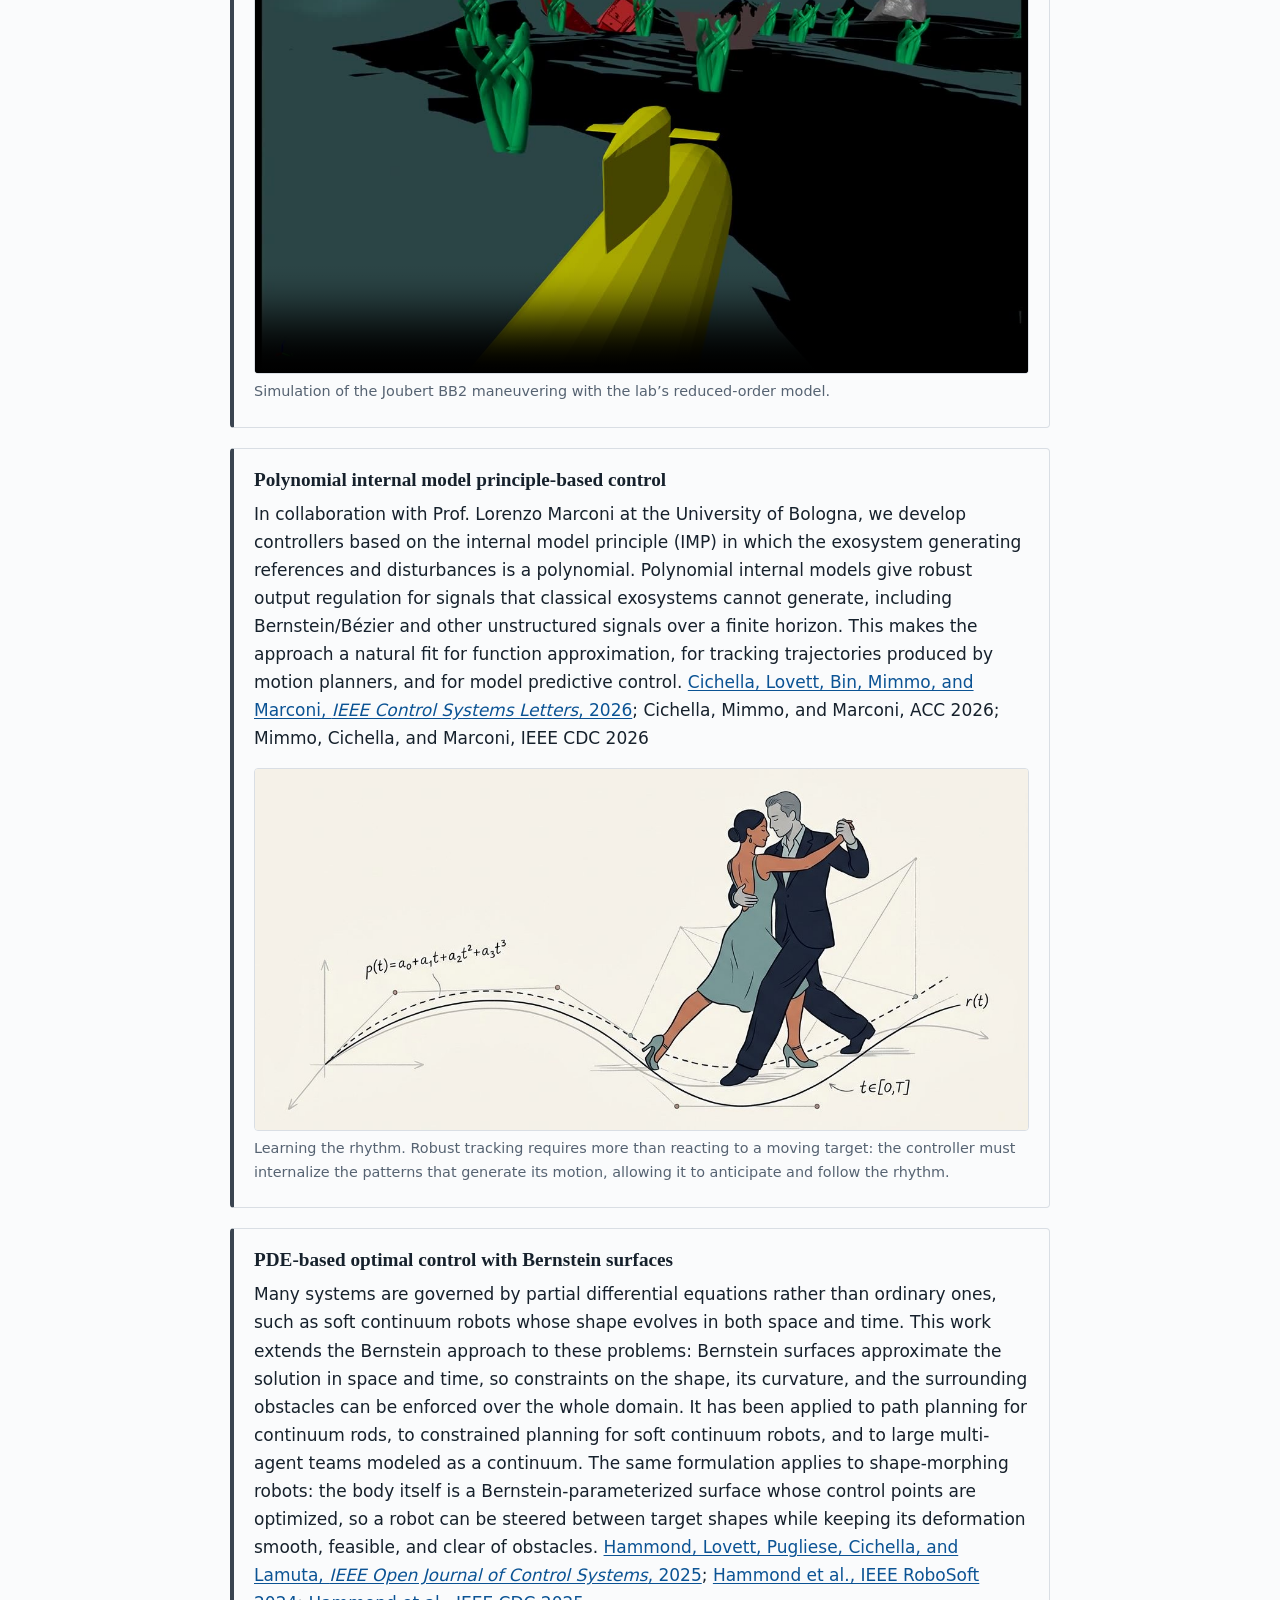
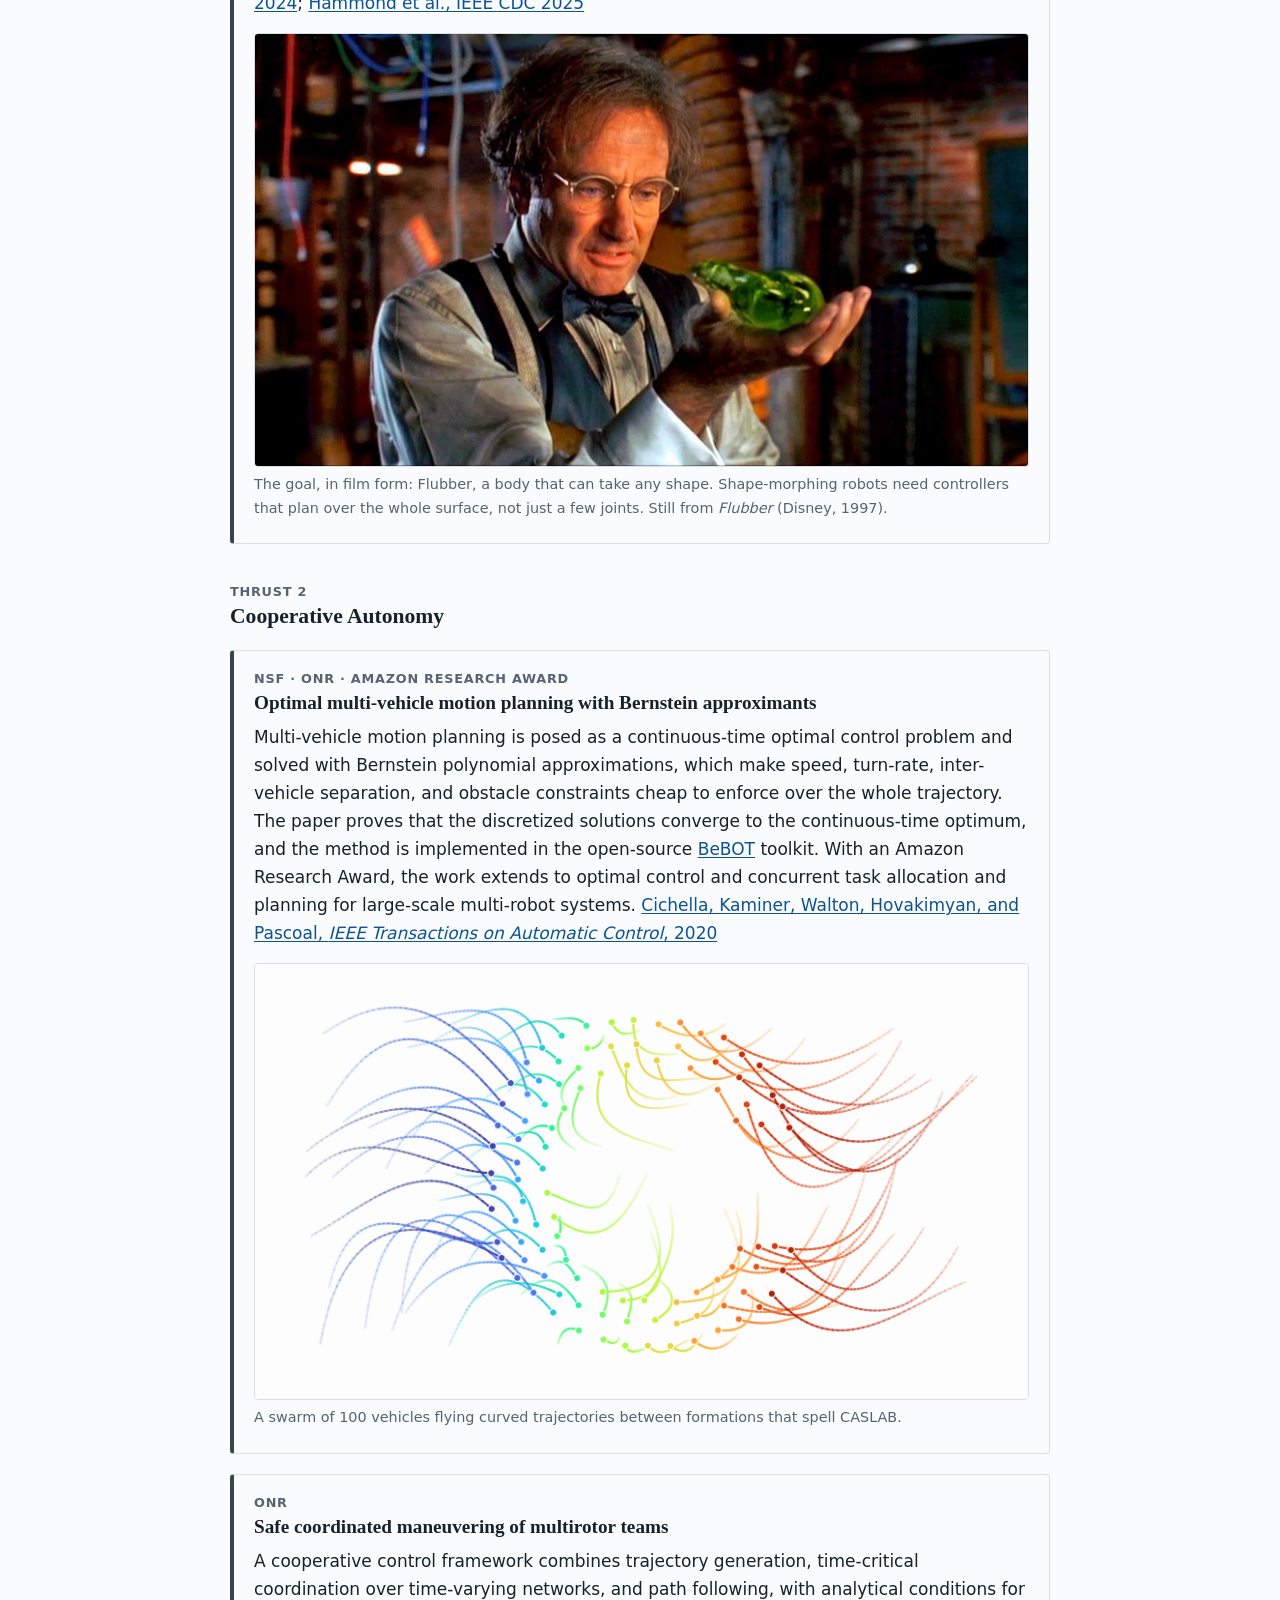
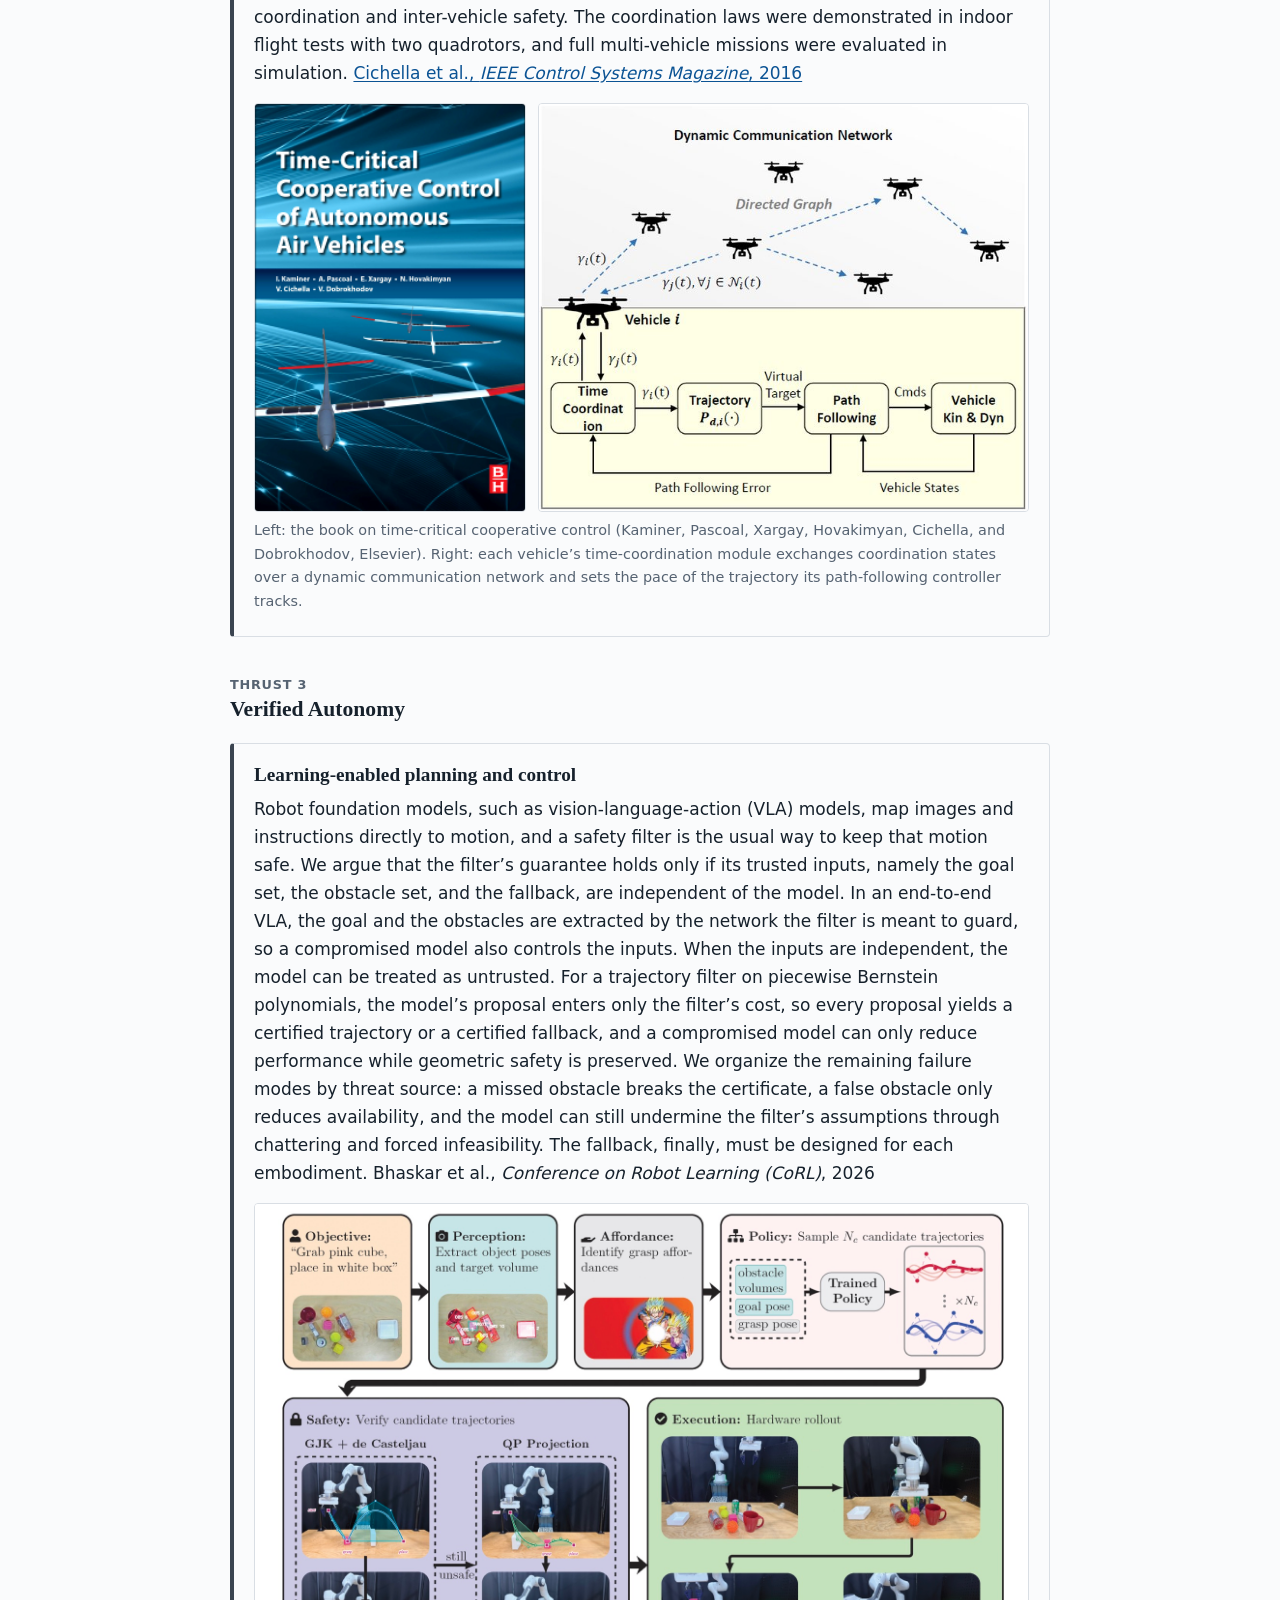
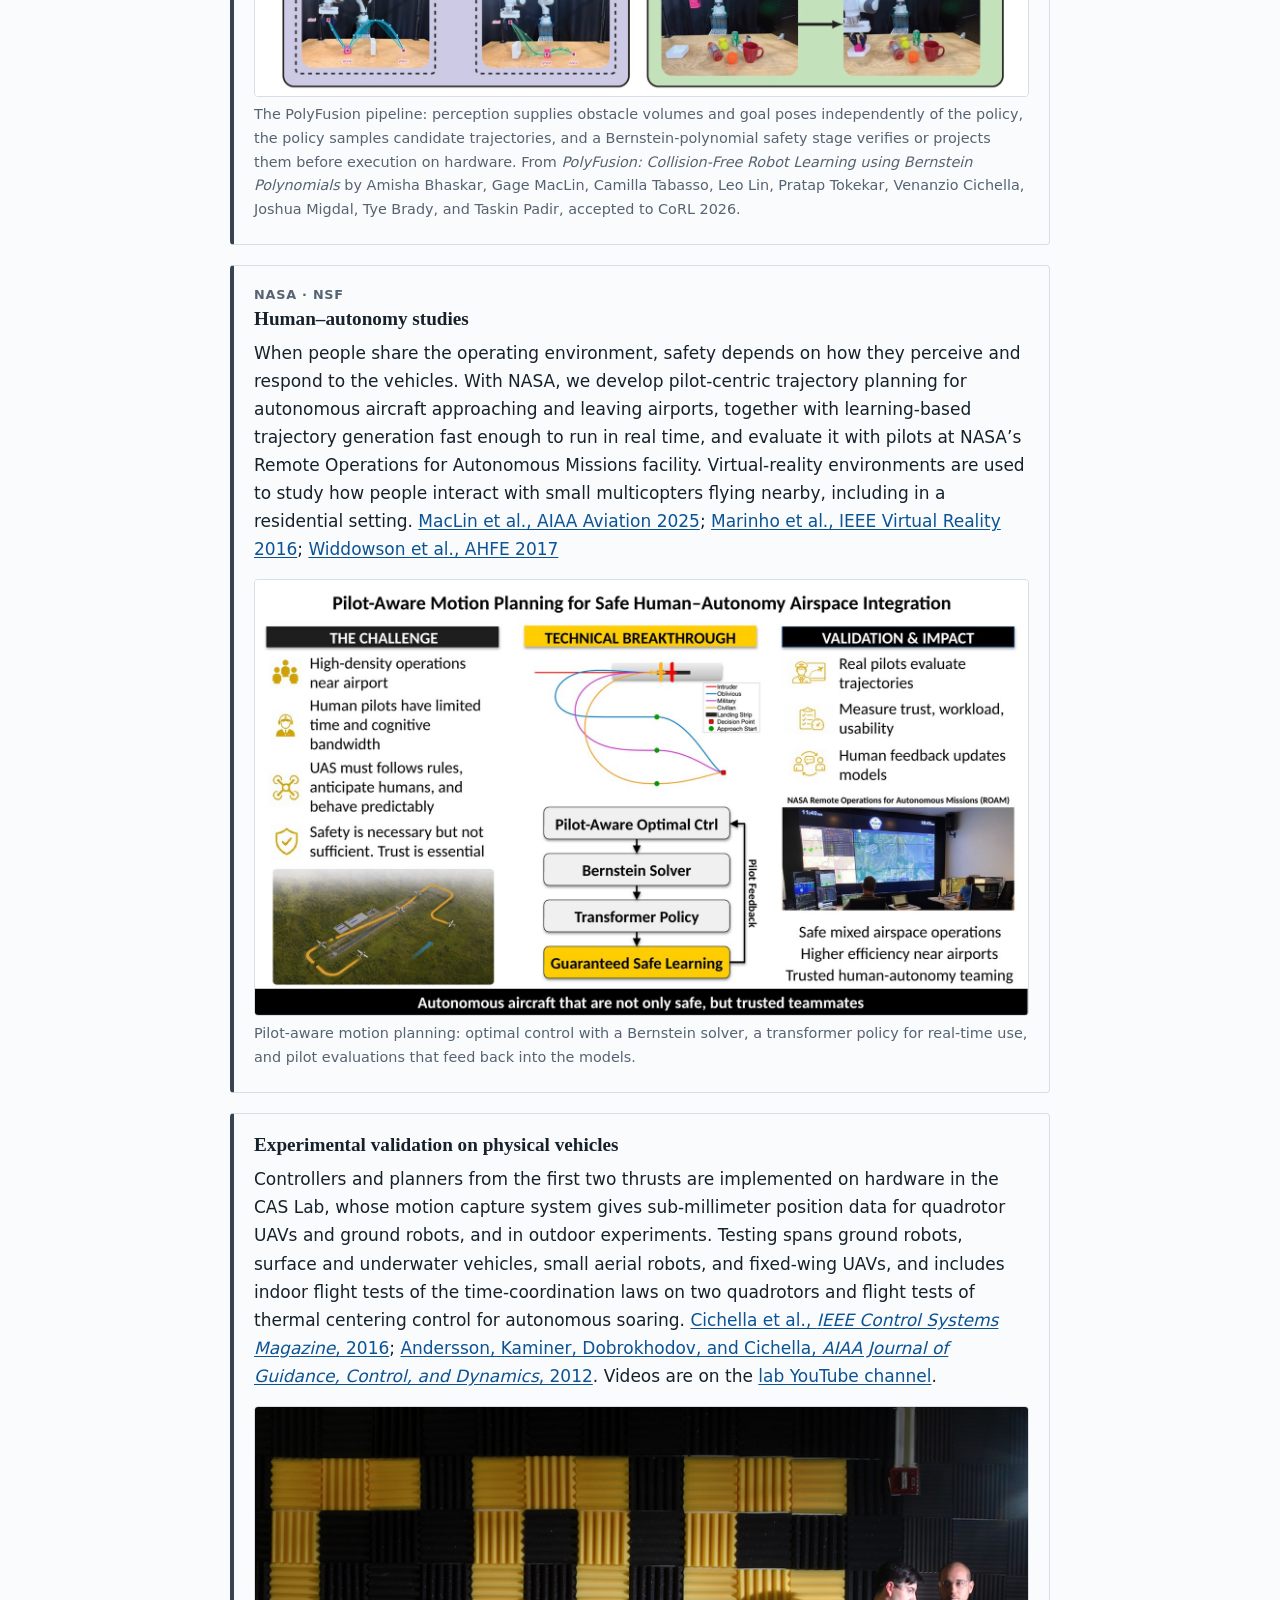
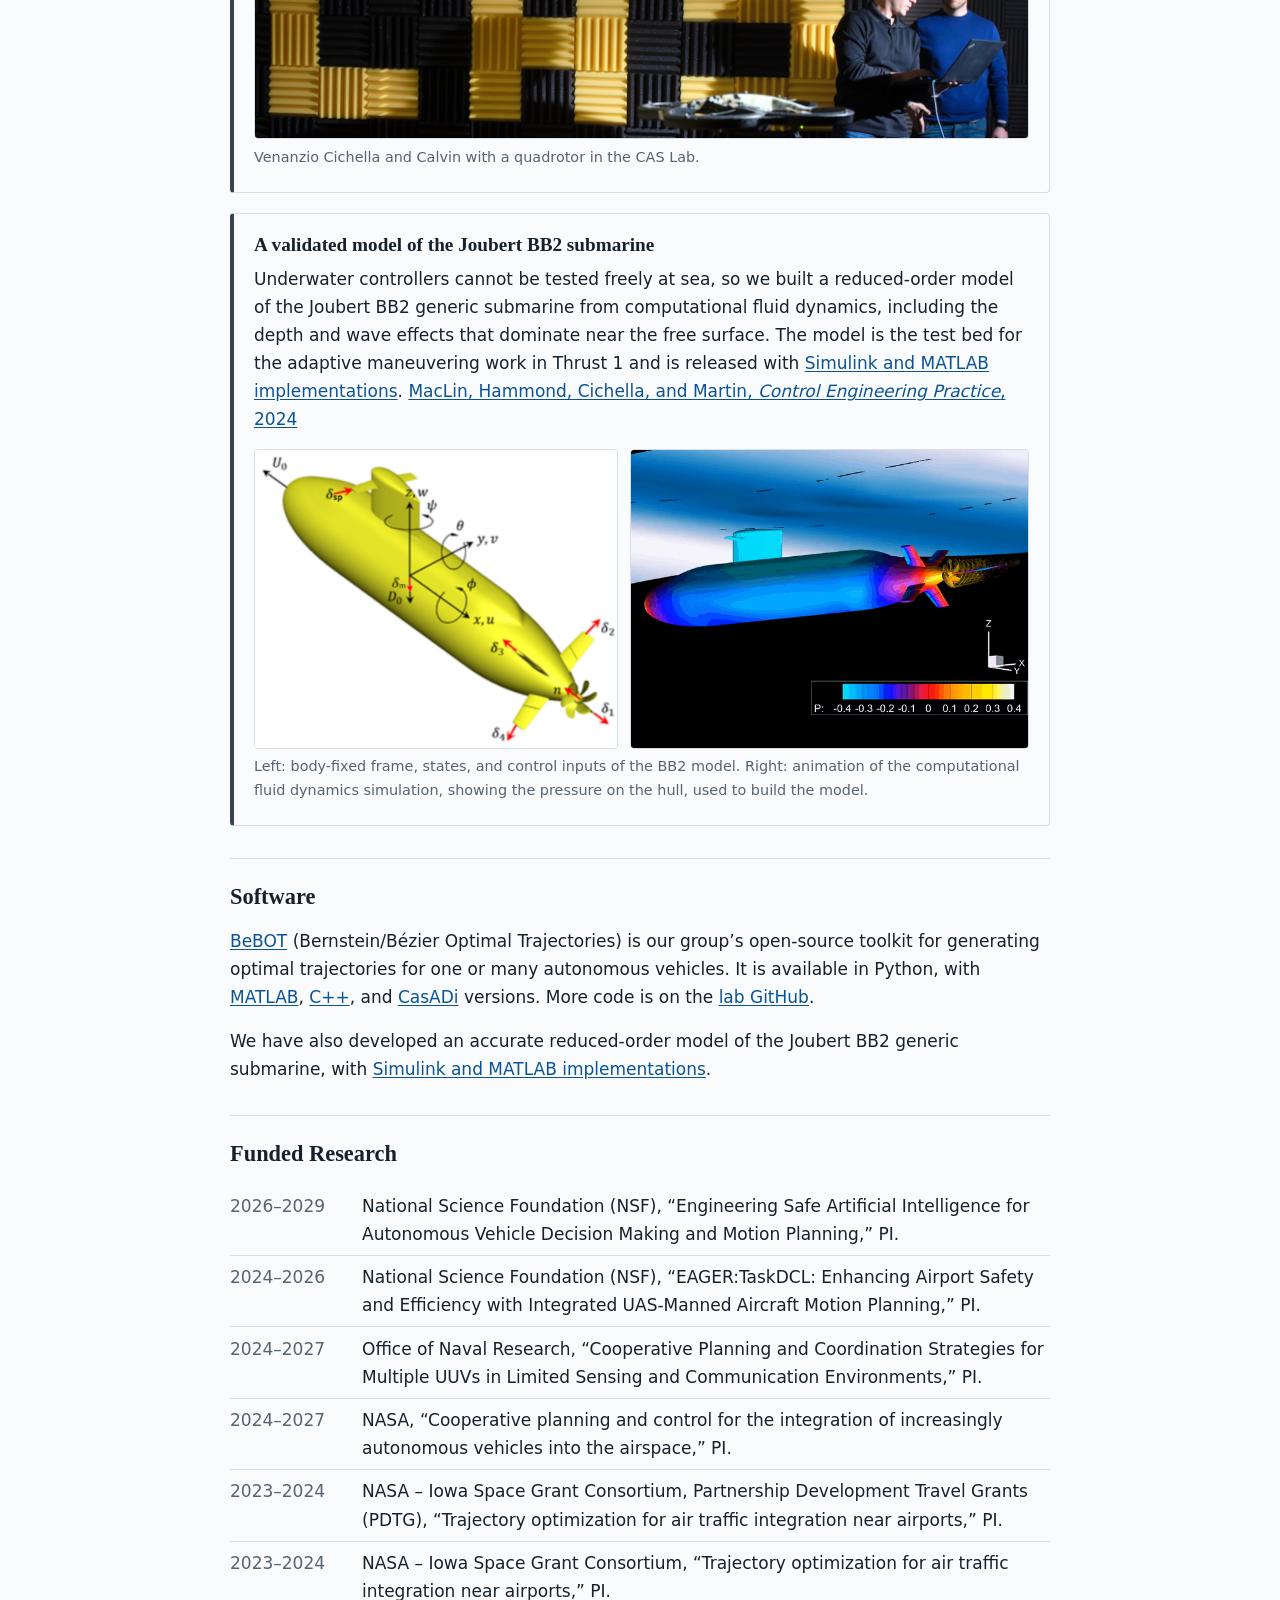
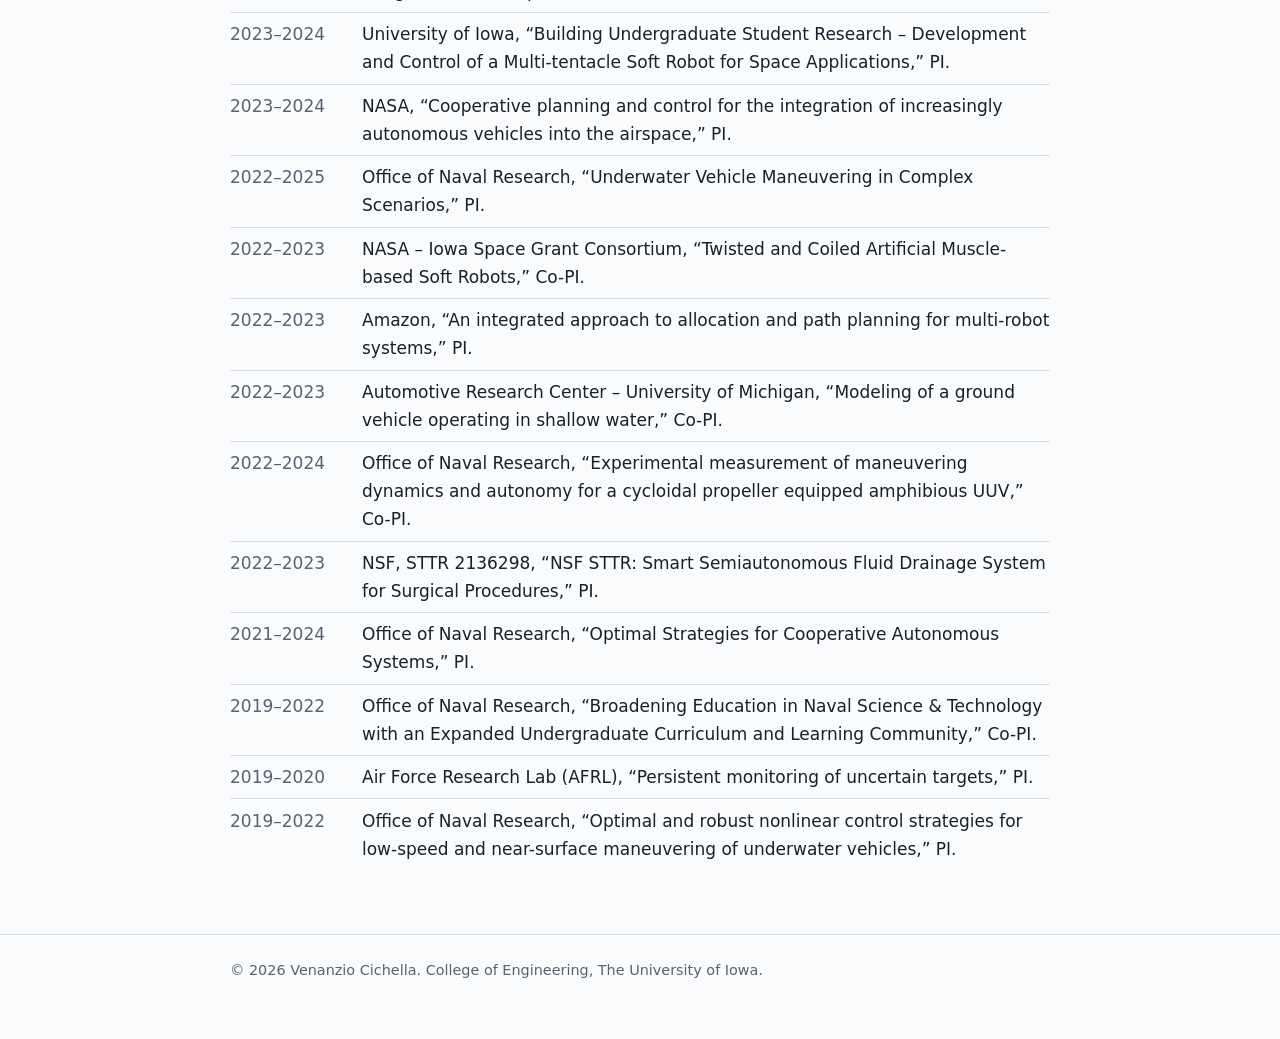
<file: research.html>
<!DOCTYPE html>
<html lang="en">
<head>
  <meta charset="utf-8">
  <meta name="viewport" content="width=device-width, initial-scale=1">
  <title>Research | Venanzio Cichella</title>
  <meta name="description" content="Research by Venanzio Cichella: resilient cooperative autonomy in complex environments, spanning reliable vehicle autonomy, cooperative autonomy, and verified autonomy.">
  <link rel="stylesheet" href="style.css?v=20261019">
<script defer src="analytics.js"></script>
</head>
<body>
<a class="skip" href="#main">Skip to main content</a>

<header class="site">
  <div class="wrap">
    <a class="brand" href="index.html">Venanzio Cichella
      <small>Associate Professor of Mechanical Engineering &middot; University of Iowa</small>
    </a>
    <nav aria-label="Main">
      <ul>
        <li><a href="index.html">Home</a></li>
        <li><a href="research.html" aria-current="page">Research</a></li>
        <li><a href="publications.html">Publications</a></li>
        <li><a href="teaching.html">Teaching</a></li>
        <li><a href="lab.html">Lab</a></li>
        <li><a href="news.html">News</a></li>
        <li><a href="contact.html">Contact</a></li>
      </ul>
    </nav>
  </div>
</header>

<main id="main">
  <div class="wrap">
    <h1>Research</h1>
    <p class="lead">Our team develops the control and decision-making foundations that allow teams of autonomous robots to remain reliable when their models, information, and operating environments cannot be trusted.</p>
    <p class="meta">On this page: <a href="#vision">Vision</a> &middot; <a href="#adaptation">Reliable vehicle autonomy</a> &middot; <a href="#cooperation">Cooperative autonomy</a> &middot; <a href="#verified">Verified autonomy</a> &middot; <a href="#projects">Building the capability</a> &middot; <a href="#software">Software</a> &middot; <a href="#funding">Funded research</a></p>

    <section class="area" id="vision">
      <h2>The Vision</h2>
      <p>The long-term vision is to enable autonomous teams that keep operating safely and effectively when the assumptions under which they were designed no longer hold: when vehicles are damaged, environments change, communications degrade, sensing becomes incomplete, or mission objectives evolve.</p>
      <p>As autonomous vehicles move beyond controlled test ranges into shared airspace, congested ports, and contested waters, these challenges become intrinsic to real-world operations. The goal is to develop autonomous teams that can adapt to such disruptions, turning a damaged vehicle, a lost communication link, or a changing objective from a reason to abort the mission into an opportunity to reconfigure, coordinate, and continue operating safely.</p>
    </section>

    <h2 id="umbrella">Resilient Autonomy in Contested and Congested Environments</h2>
    <p>The program has three connected thrusts. Thrust&nbsp;1 makes individual vehicles dependable when their dynamics are uncertain. Thrust&nbsp;2 builds team-level coordination on those vehicle-level properties when information and communication are also unreliable. Thrust&nbsp;3 tests both on hardware and in realistic conditions, and the gaps it exposes become new questions for the theory.</p>

    <figure>
      <img src="images/research/thrusts-vignette.jpg" alt="Three-panel sketch: a single ground robot on uncertain terrain says &ldquo;I must stay reliable, even when my world is uncertain&rdquo; (Reliable Vehicle Autonomy); a team of robots says &ldquo;Together, we can achieve what none of us can alone&rdquo; (Cooperative Autonomy); robots among people say &ldquo;Now, we must work together, with humans, in the real world&rdquo; (Verified Autonomy)" width="1408" height="768" loading="lazy">
    </figure>

    <section class="area thrust" id="adaptation">
      <div>
        <p class="kicker">Thrust 1</p>
        <h3>Reliable Vehicle Autonomy</h3>
        <p>A vehicle&rsquo;s dynamics change during a mission: payloads and environmental loads such as wind, currents, and waves vary, actuators saturate or behave nonlinearly, and operating conditions drift from those assumed at design time. This thrust develops adaptive and robust controllers, including L1 adaptive control, adaptive reference management, and robust output regulation, whose stability and performance properties are proved for explicitly stated classes of uncertainty.</p>
        <p>Learning enters where it improves speed or model fidelity, for example transformer networks that predict optimal trajectories in real time. We pair learned components with structure from control theory, such as Bernstein polynomial representations whose constraints can be checked directly, and we claim guarantees only where the analysis supports them.</p>
      </div>
    </section>

    <section class="area thrust" id="cooperation">
      <div>
        <p class="kicker">Thrust 2</p>
        <h3>Cooperative Autonomy</h3>
        <p>Heterogeneous teams of aerial, ground, and underwater vehicles must decide what to do and when, even though each vehicle&rsquo;s model is imperfect, sensing is partial, and communication links drop in and out. This thrust develops cooperative planning and control that connects team-level objectives, such as coverage, search, arrival timing, and separation, to motions each vehicle can actually execute.</p>
        <p>The framework couples three layers: optimal trajectory generation, time coordination over time-varying and directed communication networks, and decentralized collision avoidance with limited or intermittent measurements. Ongoing work addresses missions whose goals change during execution, coupling high-level decisions with motion planning.</p>
      </div>
    </section>

    <section class="area thrust" id="verified">
      <div>
        <p class="kicker">Thrust 3</p>
        <h3>Verified Autonomy</h3>
        <p>Guarantees are useful only if they hold on real vehicles, despite sensor noise, actuator limits, communication delays, and conditions not anticipated by the model. This thrust bridges theory and practice by developing realistic models for analysis and testing, and implementing controllers and planners on physical platforms. We validate our methods through indoor and outdoor experiments, high-fidelity simulation, and testing across a diverse range of autonomous systems, including ground robots, surface and underwater vehicles, small aerial robots, and fixed-wing UAVs.</p>
        <p>The goal is to develop resilient autonomy that monitors its safety margins, remains robust to disturbances and uncertainty, and recovers when operating conditions exceed design assumptions. Human&ndash;robot interaction is an integral part of this effort whenever people share the operating environment, including pilot-centric trajectory planning for autonomous aircraft near airports and virtual-reality studies of human interactions with multicopters.</p>
      </div>
    </section>

    <section class="area capability" id="projects">
      <h2>How We Are Building the Capability</h2>
      <p>Each project below advances one thrust; together they move the program from guarantees for a single vehicle to resilient teams operating in the real world.</p>
      <h3 class="group" id="build-adaptation"><span class="kicker">Thrust 1</span>Reliable Vehicle Autonomy</h3>
      <div class="feature">
        <p class="kicker">ONR</p>
        <h4>Adaptive maneuvering control of a generic submarine</h4>
        <p>Path-following and trajectory-tracking guidance laws, built on an inner-loop adaptive controller, steer a generic submarine along three-dimensional paths. The design uses a reduced-order model that is built and validated from computational fluid dynamics and accounts for the depth and wave effects that dominate near the free surface. <a href="https://doi.org/10.1016/j.conengprac.2023.105792">MacLin, Hammond, Cichella, and Martin, <em>Control Engineering Practice</em>, 2024</a></p>
        <figure>
          <video src="images/research/camera-planes.mp4" poster="images/research/camera-planes-poster.jpg" width="1280" height="694" autoplay muted loop playsinline controls preload="metadata" aria-label="Simulation of the yellow BB2 submarine maneuvering near the seabed, viewed from a camera behind the hull"></video>
          <figcaption>Simulation of the Joubert BB2 maneuvering with the lab&rsquo;s reduced-order model.</figcaption>
        </figure>
      </div>
      <div class="feature">
        <h4>Polynomial internal model principle-based control</h4>
        <p>In collaboration with Prof. Lorenzo Marconi at the University of Bologna, we develop controllers based on the internal model principle (IMP) in which the exosystem generating references and disturbances is a polynomial. Polynomial internal models give robust output regulation for signals that classical exosystems cannot generate, including Bernstein/B&eacute;zier and other unstructured signals over a finite horizon. This makes the approach a natural fit for function approximation, for tracking trajectories produced by motion planners, and for model predictive control. <a href="https://doi.org/10.1109/LCSYS.2026.3706322">Cichella, Lovett, Bin, Mimmo, and Marconi, <em>IEEE Control Systems Letters</em>, 2026</a>; Cichella, Mimmo, and Marconi, ACC 2026; Mimmo, Cichella, and Marconi, IEEE CDC 2026</p>
        <figure>
          <img src="images/research/tango.jpg" alt="Illustration of a couple dancing tango along a curve r(t), with a cubic polynomial p(t) and its control points traced alongside over the interval t in [0, T]" width="1264" height="590" loading="lazy">
          <figcaption>Learning the rhythm. Robust tracking requires more than reacting to a moving target: the controller must internalize the patterns that generate its motion, allowing it to anticipate and follow the rhythm.</figcaption>
        </figure>
      </div>
      <div class="feature">
        <h4>PDE-based optimal control with Bernstein surfaces</h4>
        <p>Many systems are governed by partial differential equations rather than ordinary ones, such as soft continuum robots whose shape evolves in both space and time. This work extends the Bernstein approach to these problems: Bernstein surfaces approximate the solution in space and time, so constraints on the shape, its curvature, and the surrounding obstacles can be enforced over the whole domain. It has been applied to path planning for continuum rods, to constrained planning for soft continuum robots, and to large multi-agent teams modeled as a continuum. The same formulation applies to shape-morphing robots: the body itself is a Bernstein-parameterized surface whose control points are optimized, so a robot can be steered between target shapes while keeping its deformation smooth, feasible, and clear of obstacles. <a href="https://doi.org/10.1109/OJCSYS.2025.3617288">Hammond, Lovett, Pugliese, Cichella, and Lamuta, <em>IEEE Open Journal of Control Systems</em>, 2025</a>; <a href="https://doi.org/10.1109/RoboSoft60065.2024.10521951">Hammond et al., IEEE RoboSoft 2024</a>; <a href="https://doi.org/10.1109/CDC57313.2025.11312044">Hammond et al., IEEE CDC 2025</a></p>
        <figure>
          <img src="images/research/flubber.jpg" alt="Film still of Robin Williams holding a green, shape-shifting blob of Flubber in his hand" width="800" height="447" loading="lazy">
          <figcaption>The goal, in film form: Flubber, a body that can take any shape. Shape-morphing robots need controllers that plan over the whole surface, not just a few joints. Still from <em>Flubber</em> (Disney, 1997).</figcaption>
        </figure>
      </div>
      <h3 class="group" id="build-cooperation"><span class="kicker">Thrust 2</span>Cooperative Autonomy</h3>
      <div class="feature">
        <p class="kicker">NSF &middot; ONR &middot; Amazon Research Award</p>
        <h4>Optimal multi-vehicle motion planning with Bernstein approximants</h4>
        <p>Multi-vehicle motion planning is posed as a continuous-time optimal control problem and solved with Bernstein polynomial approximations, which make speed, turn-rate, inter-vehicle separation, and obstacle constraints cheap to enforce over the whole trajectory. The paper proves that the discretized solutions converge to the continuous-time optimum, and the method is implemented in the open-source <a href="https://github.com/caslabuiowa/BeBOT">BeBOT</a> toolkit. With an Amazon Research Award, the work extends to optimal control and concurrent task allocation and planning for large-scale multi-robot systems. <a href="https://doi.org/10.1109/TAC.2020.2999329">Cichella, Kaminer, Walton, Hovakimyan, and Pascoal, <em>IEEE Transactions on Automatic Control</em>, 2020</a></p>
        <figure>
          <img src="images/research/bebot-swarm-caslab.gif" alt="Animation of 100 vehicles flying curved trajectories from a random start into formations spelling the letters C, A, S, L, A, B" width="800" height="450" loading="lazy">
          <figcaption>A swarm of 100 vehicles flying curved trajectories between formations that spell CASLAB.</figcaption>
        </figure>
      </div>
      <div class="feature">
        <p class="kicker">ONR</p>
        <h4>Safe coordinated maneuvering of multirotor teams</h4>
        <p>A cooperative control framework combines trajectory generation, time-critical coordination over time-varying networks, and path following, with analytical conditions for coordination and inter-vehicle safety. The coordination laws were demonstrated in indoor flight tests with two quadrotors, and full multi-vehicle missions were evaluated in simulation. <a href="https://ieeexplore.ieee.org/document/7515324">Cichella et al., <em>IEEE Control Systems Magazine</em>, 2016</a></p>
        <figure>
          <div class="samerow">
            <img src="images/research/time-critical-book.jpg" alt="Cover of the book Time-Critical Cooperative Control of Autonomous Air Vehicles by Kaminer, Pascoal, Xargay, Hovakimyan, Cichella, and Dobrokhodov, showing UAVs flying over the sea" width="232" height="350" loading="lazy" style="flex: 0.6629 1 0">
            <img src="images/research/time-coordination.jpg" alt="Block diagram of time-coordinated path following: each vehicle exchanges coordination states over a directed, time-varying communication network, and its time-coordination module sets the pace of the virtual target that the path-following controller tracks" width="640" height="533" loading="lazy" style="flex: 1.2008 1 0">
          </div>
          <figcaption>Left: the book on time-critical cooperative control (Kaminer, Pascoal, Xargay, Hovakimyan, Cichella, and Dobrokhodov, Elsevier). Right: each vehicle&rsquo;s time-coordination module exchanges coordination states over a dynamic communication network and sets the pace of the trajectory its path-following controller tracks.</figcaption>
        </figure>
      </div>
      <h3 class="group" id="build-verified"><span class="kicker">Thrust 3</span>Verified Autonomy</h3>
      <div class="feature">
        <h4>Learning-enabled planning and control</h4>
        <p>Robot foundation models, such as vision-language-action (VLA) models, map images and instructions directly to motion, and a safety filter is the usual way to keep that motion safe. We argue that the filter&rsquo;s guarantee holds only if its trusted inputs, namely the goal set, the obstacle set, and the fallback, are independent of the model. In an end-to-end VLA, the goal and the obstacles are extracted by the network the filter is meant to guard, so a compromised model also controls the inputs. When the inputs are independent, the model can be treated as untrusted. For a trajectory filter on piecewise Bernstein polynomials, the model&rsquo;s proposal enters only the filter&rsquo;s cost, so every proposal yields a certified trajectory or a certified fallback, and a compromised model can only reduce performance while geometric safety is preserved. We organize the remaining failure modes by threat source: a missed obstacle breaks the certificate, a false obstacle only reduces availability, and the model can still undermine the filter&rsquo;s assumptions through chattering and forced infeasibility. The fallback, finally, must be designed for each embodiment. Bhaskar et al., <em>Conference on Robot Learning (CoRL)</em>, 2026</p>
        <figure>
          <img src="images/research/polyfusion-pipeline.jpg" alt="PolyFusion pipeline: a language objective, perception of object poses and obstacle volumes, grasp affordances, a trained policy sampling candidate trajectories, a safety stage that verifies Bernstein-polynomial trajectories with GJK and de Casteljau and projects unsafe ones with a QP, and hardware execution of a pick-and-place task on a robot arm" width="1600" height="1017" loading="lazy">
          <figcaption>The PolyFusion pipeline: perception supplies obstacle volumes and goal poses independently of the policy, the policy samples candidate trajectories, and a Bernstein-polynomial safety stage verifies or projects them before execution on hardware. From <em>PolyFusion: Collision-Free Robot Learning using Bernstein Polynomials</em> by Amisha Bhaskar, Gage MacLin, Camilla Tabasso, Leo Lin, Pratap Tokekar, Venanzio Cichella, Joshua Migdal, Tye Brady, and Taskin Padir, accepted to CoRL 2026.</figcaption>
        </figure>
      </div>
      <div class="feature" id="airports">
        <p class="kicker">NASA &middot; NSF</p>
        <h4>Human&ndash;autonomy studies</h4>
        <p>When people share the operating environment, safety depends on how they perceive and respond to the vehicles. With NASA, we develop pilot-centric trajectory planning for autonomous aircraft approaching and leaving airports, together with learning-based trajectory generation fast enough to run in real time, and evaluate it with pilots at NASA&rsquo;s Remote Operations for Autonomous Missions facility. Virtual-reality environments are used to study how people interact with small multicopters flying nearby, including in a residential setting. <a href="https://doi.org/10.2514/6.2025-3269">MacLin et al., AIAA Aviation 2025</a>; <a href="https://ieeexplore.ieee.org/document/7504790">Marinho et al., IEEE Virtual Reality 2016</a>; <a href="https://doi.org/10.1007/978-3-319-60384-1_33">Widdowson et al., AHFE 2017</a></p>
        <figure>
          <img src="images/research/pilot-aware-airspace-slide.jpg" alt="Overview slide titled Pilot-Aware Motion Planning for Safe Human-Autonomy Airspace Integration, with three columns: the challenge of dense operations near airports, a pipeline from pilot-aware optimal control through a Bernstein solver and transformer policy to guaranteed safe learning, and validation with pilots at NASA's Remote Operations for Autonomous Missions facility" width="1600" height="900" loading="lazy">
          <figcaption>Pilot-aware motion planning: optimal control with a Bernstein solver, a transformer policy for real-time use, and pilot evaluations that feed back into the models.</figcaption>
        </figure>
      </div>
      <div class="feature">
        <h4>Experimental validation on physical vehicles</h4>
        <p>Controllers and planners from the first two thrusts are implemented on hardware in the CAS Lab, whose motion capture system gives sub-millimeter position data for quadrotor UAVs and ground robots, and in outdoor experiments. Testing spans ground robots, surface and underwater vehicles, small aerial robots, and fixed-wing UAVs, and includes indoor flight tests of the time-coordination laws on two quadrotors and flight tests of thermal centering control for autonomous soaring. <a href="https://ieeexplore.ieee.org/document/7515324">Cichella et al., <em>IEEE Control Systems Magazine</em>, 2016</a>; <a href="https://arc.aiaa.org/doi/10.2514/1.51691">Andersson, Kaminer, Dobrokhodov, and Cichella, <em>AIAA Journal of Guidance, Control, and Dynamics</em>, 2012</a>. Videos are on the <a href="https://www.youtube.com/channel/UCe_cA6GRcbHIWaK9jUkip0w">lab YouTube channel</a>.</p>
        <figure>
          <img src="images/research/cas-lab-flight.jpg" alt="Venanzio Cichella and student Calvin reviewing data on a laptop next to a quadrotor in the CAS Lab at the University of Iowa, in front of an acoustic foam wall spelling CAS" width="1600" height="686" loading="lazy">
          <figcaption>Venanzio Cichella and Calvin with a quadrotor in the CAS Lab.</figcaption>
        </figure>
      </div>
      <div class="feature">
        <h4>A validated model of the Joubert BB2 submarine</h4>
        <p>Underwater controllers cannot be tested freely at sea, so we built a reduced-order model of the Joubert BB2 generic submarine from computational fluid dynamics, including the depth and wave effects that dominate near the free surface. The model is the test bed for the adaptive maneuvering work in Thrust&nbsp;1 and is released with <a href="https://github.com/caslabuiowa/IowaBB2model">Simulink and MATLAB implementations</a>. <a href="https://doi.org/10.1016/j.conengprac.2023.105792">MacLin, Hammond, Cichella, and Martin, <em>Control Engineering Practice</em>, 2024</a></p>
        <figure>
          <div class="samerow">
            <img src="images/research/bb2-axes.png" alt="Yellow Joubert BB2 submarine with body-fixed axes x, y, z, velocities u, v, w, Euler angles phi, theta, psi, the sail-plane, stern-plane, and rudder deflections, and the propeller" width="433" height="356" loading="lazy" style="flex: 1.2163 1 0">
            <img src="images/research/bb2-cfd.gif" alt="Animation of the computational fluid dynamics simulation of the BB2 submarine, showing the pressure distribution over the hull, sail, and control surfaces and the propeller wake" width="640" height="480" loading="lazy" style="flex: 1.3333 1 0">
          </div>
          <figcaption>Left: body-fixed frame, states, and control inputs of the BB2 model. Right: animation of the computational fluid dynamics simulation, showing the pressure on the hull, used to build the model.</figcaption>
        </figure>
      </div>
    </section>

    <section class="area" id="software">
      <h2>Software</h2>
      <p><a href="https://github.com/caslabuiowa/BeBOT">BeBOT</a> (Bernstein/B&eacute;zier Optimal Trajectories) is our group&rsquo;s open-source toolkit for generating optimal trajectories for one or many autonomous vehicles. It is available in Python, with <a href="https://github.com/caslabuiowa/BeBOT_MATLAB">MATLAB</a>, <a href="https://github.com/caslabuiowa/BeBOT_cpp">C++</a>, and <a href="https://github.com/caslabuiowa/BeBOT_CasADi">CasADi</a> versions. More code is on the <a href="https://github.com/caslabuiowa">lab GitHub</a>.</p>
      <p>We have also developed an accurate reduced-order model of the Joubert BB2 generic submarine, with <a href="https://github.com/caslabuiowa/IowaBB2model">Simulink and MATLAB implementations</a>.</p>
    </section>

    <section class="area" id="funding">
      <h2>Funded Research</h2>
      <ul class="grants">
        <li><span class="when">2026&ndash;2029</span> <span>National Science Foundation (NSF), &ldquo;Engineering Safe Artificial Intelligence for Autonomous Vehicle Decision Making and Motion Planning,&rdquo; PI.</span></li>
        <li><span class="when">2024&ndash;2026</span> <span>National Science Foundation (NSF), &ldquo;EAGER:TaskDCL: Enhancing Airport Safety and Efficiency with Integrated UAS-Manned Aircraft Motion Planning,&rdquo; PI.</span></li>
        <li><span class="when">2024&ndash;2027</span> <span>Office of Naval Research, &ldquo;Cooperative Planning and Coordination Strategies for Multiple UUVs in Limited Sensing and Communication Environments,&rdquo; PI.</span></li>
        <li><span class="when">2024&ndash;2027</span> <span>NASA, &ldquo;Cooperative planning and control for the integration of increasingly autonomous vehicles into the airspace,&rdquo; PI.</span></li>
        <li><span class="when">2023&ndash;2024</span> <span>NASA &ndash; Iowa Space Grant Consortium, Partnership Development Travel Grants (PDTG), &ldquo;Trajectory optimization for air traffic integration near airports,&rdquo; PI.</span></li>
        <li><span class="when">2023&ndash;2024</span> <span>NASA &ndash; Iowa Space Grant Consortium, &ldquo;Trajectory optimization for air traffic integration near airports,&rdquo; PI.</span></li>
        <li><span class="when">2023&ndash;2024</span> <span>University of Iowa, &ldquo;Building Undergraduate Student Research &ndash; Development and Control of a Multi-tentacle Soft Robot for Space Applications,&rdquo; PI.</span></li>
        <li><span class="when">2023&ndash;2024</span> <span>NASA, &ldquo;Cooperative planning and control for the integration of increasingly autonomous vehicles into the airspace,&rdquo; PI.</span></li>
        <li><span class="when">2022&ndash;2025</span> <span>Office of Naval Research, &ldquo;Underwater Vehicle Maneuvering in Complex Scenarios,&rdquo; PI.</span></li>
        <li><span class="when">2022&ndash;2023</span> <span>NASA &ndash; Iowa Space Grant Consortium, &ldquo;Twisted and Coiled Artificial Muscle-based Soft Robots,&rdquo; Co-PI.</span></li>
        <li><span class="when">2022&ndash;2023</span> <span>Amazon, &ldquo;An integrated approach to allocation and path planning for multi-robot systems,&rdquo; PI.</span></li>
        <li><span class="when">2022&ndash;2023</span> <span>Automotive Research Center &ndash; University of Michigan, &ldquo;Modeling of a ground vehicle operating in shallow water,&rdquo; Co-PI.</span></li>
        <li><span class="when">2022&ndash;2024</span> <span>Office of Naval Research, &ldquo;Experimental measurement of maneuvering dynamics and autonomy for a cycloidal propeller equipped amphibious UUV,&rdquo; Co-PI.</span></li>
        <li><span class="when">2022&ndash;2023</span> <span>NSF, STTR 2136298, &ldquo;NSF STTR: Smart Semiautonomous Fluid Drainage System for Surgical Procedures,&rdquo; PI.</span></li>
        <li><span class="when">2021&ndash;2024</span> <span>Office of Naval Research, &ldquo;Optimal Strategies for Cooperative Autonomous Systems,&rdquo; PI.</span></li>
        <li><span class="when">2019&ndash;2022</span> <span>Office of Naval Research, &ldquo;Broadening Education in Naval Science &amp; Technology with an Expanded Undergraduate Curriculum and Learning Community,&rdquo; Co-PI.</span></li>
        <li><span class="when">2019&ndash;2020</span> <span>Air Force Research Lab (AFRL), &ldquo;Persistent monitoring of uncertain targets,&rdquo; PI.</span></li>
        <li><span class="when">2019&ndash;2022</span> <span>Office of Naval Research, &ldquo;Optimal and robust nonlinear control strategies for low-speed and near-surface maneuvering of underwater vehicles,&rdquo; PI.</span></li>
      </ul>
    </section>
  </div>
</main>

<footer class="site">
  <div class="wrap">
    <p>&copy; 2026 Venanzio Cichella. College of Engineering, The University of Iowa.</p>
  </div>
</footer>
</body>
</html>
</file>
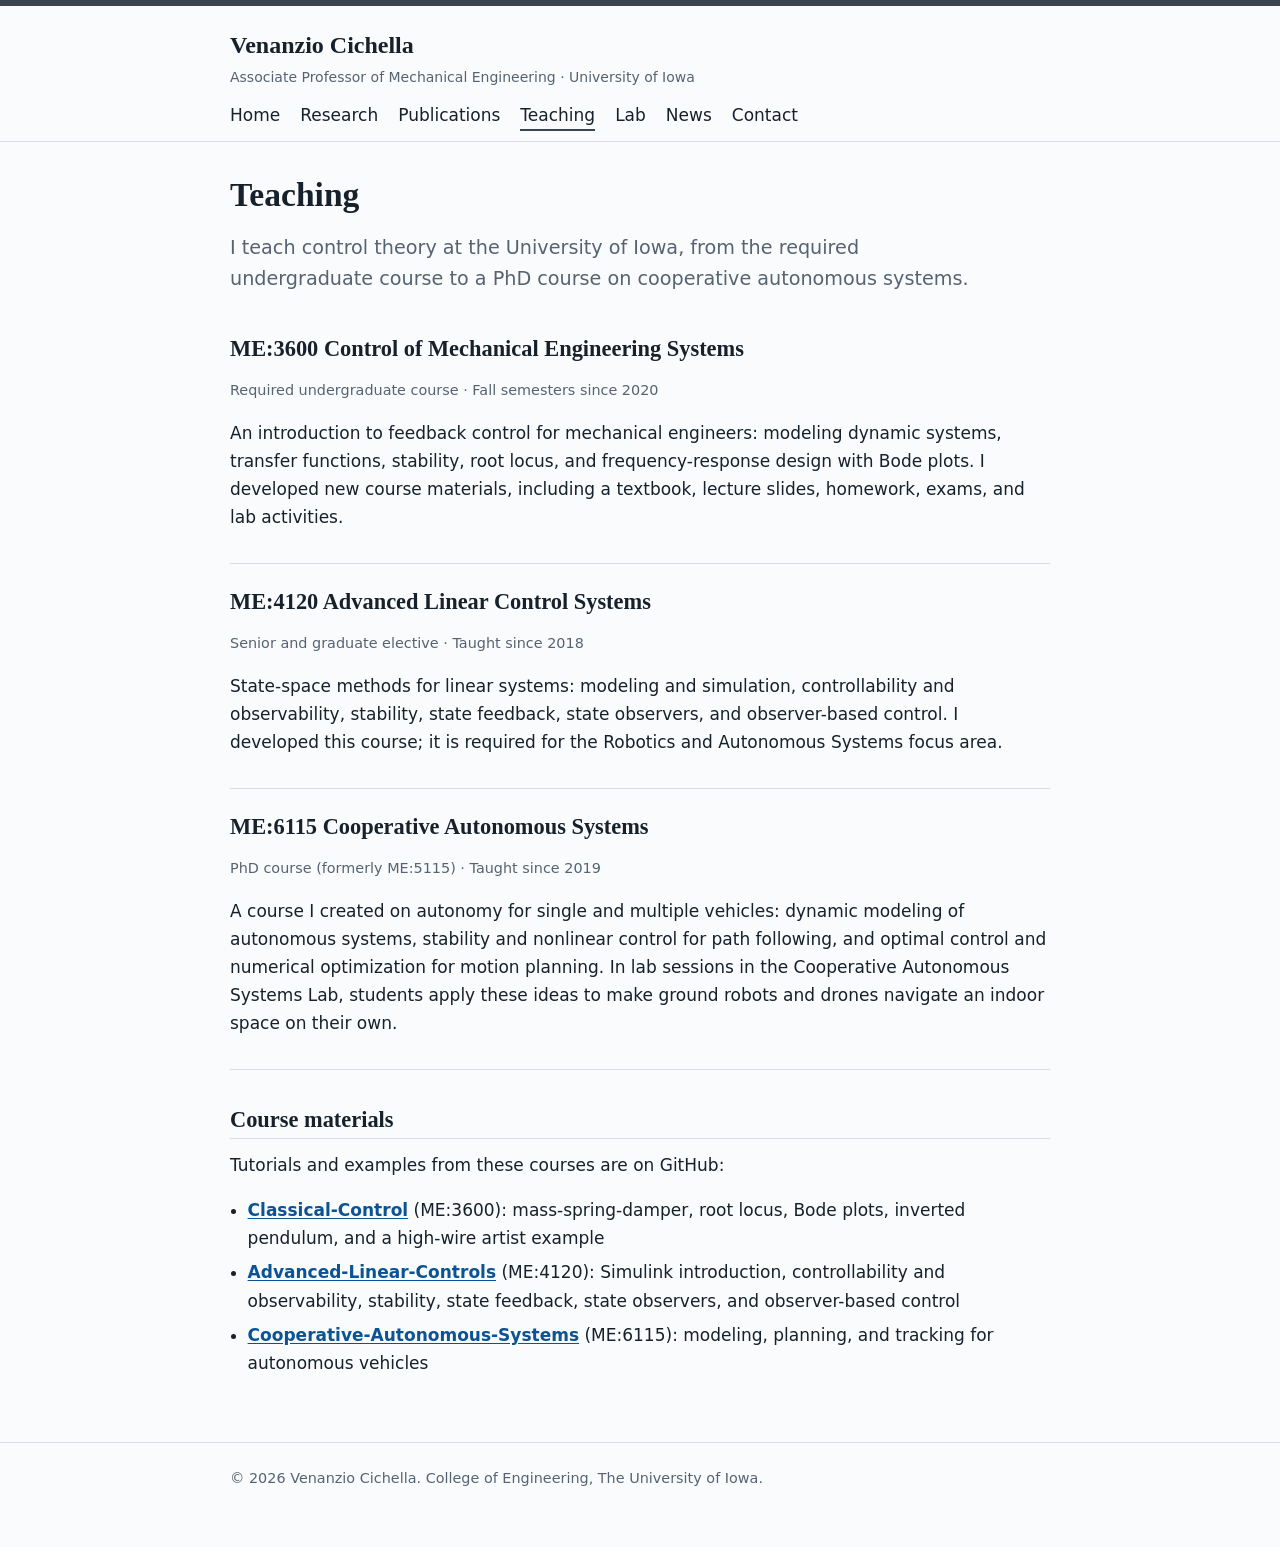
<file: teaching.html>
<!DOCTYPE html>
<html lang="en">
<head>
  <meta charset="utf-8">
  <meta name="viewport" content="width=device-width, initial-scale=1">
  <title>Teaching | Venanzio Cichella</title>
  <meta name="description" content="Courses taught by Venanzio Cichella at the University of Iowa: control of mechanical systems, advanced linear control, and cooperative autonomous systems.">
  <link rel="stylesheet" href="style.css?v=20261019">
<script defer src="analytics.js"></script>
</head>
<body>
<a class="skip" href="#main">Skip to main content</a>

<header class="site">
  <div class="wrap">
    <a class="brand" href="index.html">Venanzio Cichella
      <small>Associate Professor of Mechanical Engineering &middot; University of Iowa</small>
    </a>
    <nav aria-label="Main">
      <ul>
        <li><a href="index.html">Home</a></li>
        <li><a href="research.html">Research</a></li>
        <li><a href="publications.html">Publications</a></li>
        <li><a href="teaching.html" aria-current="page">Teaching</a></li>
        <li><a href="lab.html">Lab</a></li>
        <li><a href="news.html">News</a></li>
        <li><a href="contact.html">Contact</a></li>
      </ul>
    </nav>
  </div>
</header>

<main id="main">
  <div class="wrap">
    <h1>Teaching</h1>
    <p class="lead">I teach control theory at the University of Iowa, from the required undergraduate course to a PhD course on cooperative autonomous systems.</p>

    <section class="area">
      <h2>ME:3600 Control of Mechanical Engineering Systems</h2>
      <p class="meta">Required undergraduate course &middot; Fall semesters since 2020</p>
      <p>An introduction to feedback control for mechanical engineers: modeling dynamic systems, transfer functions, stability, root locus, and frequency-response design with Bode plots. I developed new course materials, including a textbook, lecture slides, homework, exams, and lab activities.</p>
    </section>

    <section class="area">
      <h2>ME:4120 Advanced Linear Control Systems</h2>
      <p class="meta">Senior and graduate elective &middot; Taught since 2018</p>
      <p>State-space methods for linear systems: modeling and simulation, controllability and observability, stability, state feedback, state observers, and observer-based control. I developed this course; it is required for the Robotics and Autonomous Systems focus area.</p>
    </section>

    <section class="area">
      <h2>ME:6115 Cooperative Autonomous Systems</h2>
      <p class="meta">PhD course (formerly ME:5115) &middot; Taught since 2019</p>
      <p>A course I created on autonomy for single and multiple vehicles: dynamic modeling of autonomous systems, stability and nonlinear control for path following, and optimal control and numerical optimization for motion planning. In lab sessions in the Cooperative Autonomous Systems Lab, students apply these ideas to make ground robots and drones navigate an indoor space on their own.</p>
    </section>

    <h2>Course materials</h2>
    <p>Tutorials and examples from these courses are on GitHub:</p>
    <ul class="bare">
      <li><a href="https://venanziocichella.github.io/Classical-Control/"><strong>Classical-Control</strong></a> (ME:3600): mass-spring-damper, root locus, Bode plots, inverted pendulum, and a high-wire artist example</li>
      <li><a href="https://github.com/venanziocichella/Advanced-Linear-Controls"><strong>Advanced-Linear-Controls</strong></a> (ME:4120): Simulink introduction, controllability and observability, stability, state feedback, state observers, and observer-based control</li>
      <li><a href="https://github.com/venanziocichella/Cooperative-Autonomous-Systems"><strong>Cooperative-Autonomous-Systems</strong></a> (ME:6115): modeling, planning, and tracking for autonomous vehicles</li>
    </ul>
  </div>
</main>

<footer class="site">
  <div class="wrap">
    <p>&copy; 2026 Venanzio Cichella. College of Engineering, The University of Iowa.</p>
  </div>
</footer>
</body>
</html>
</file>
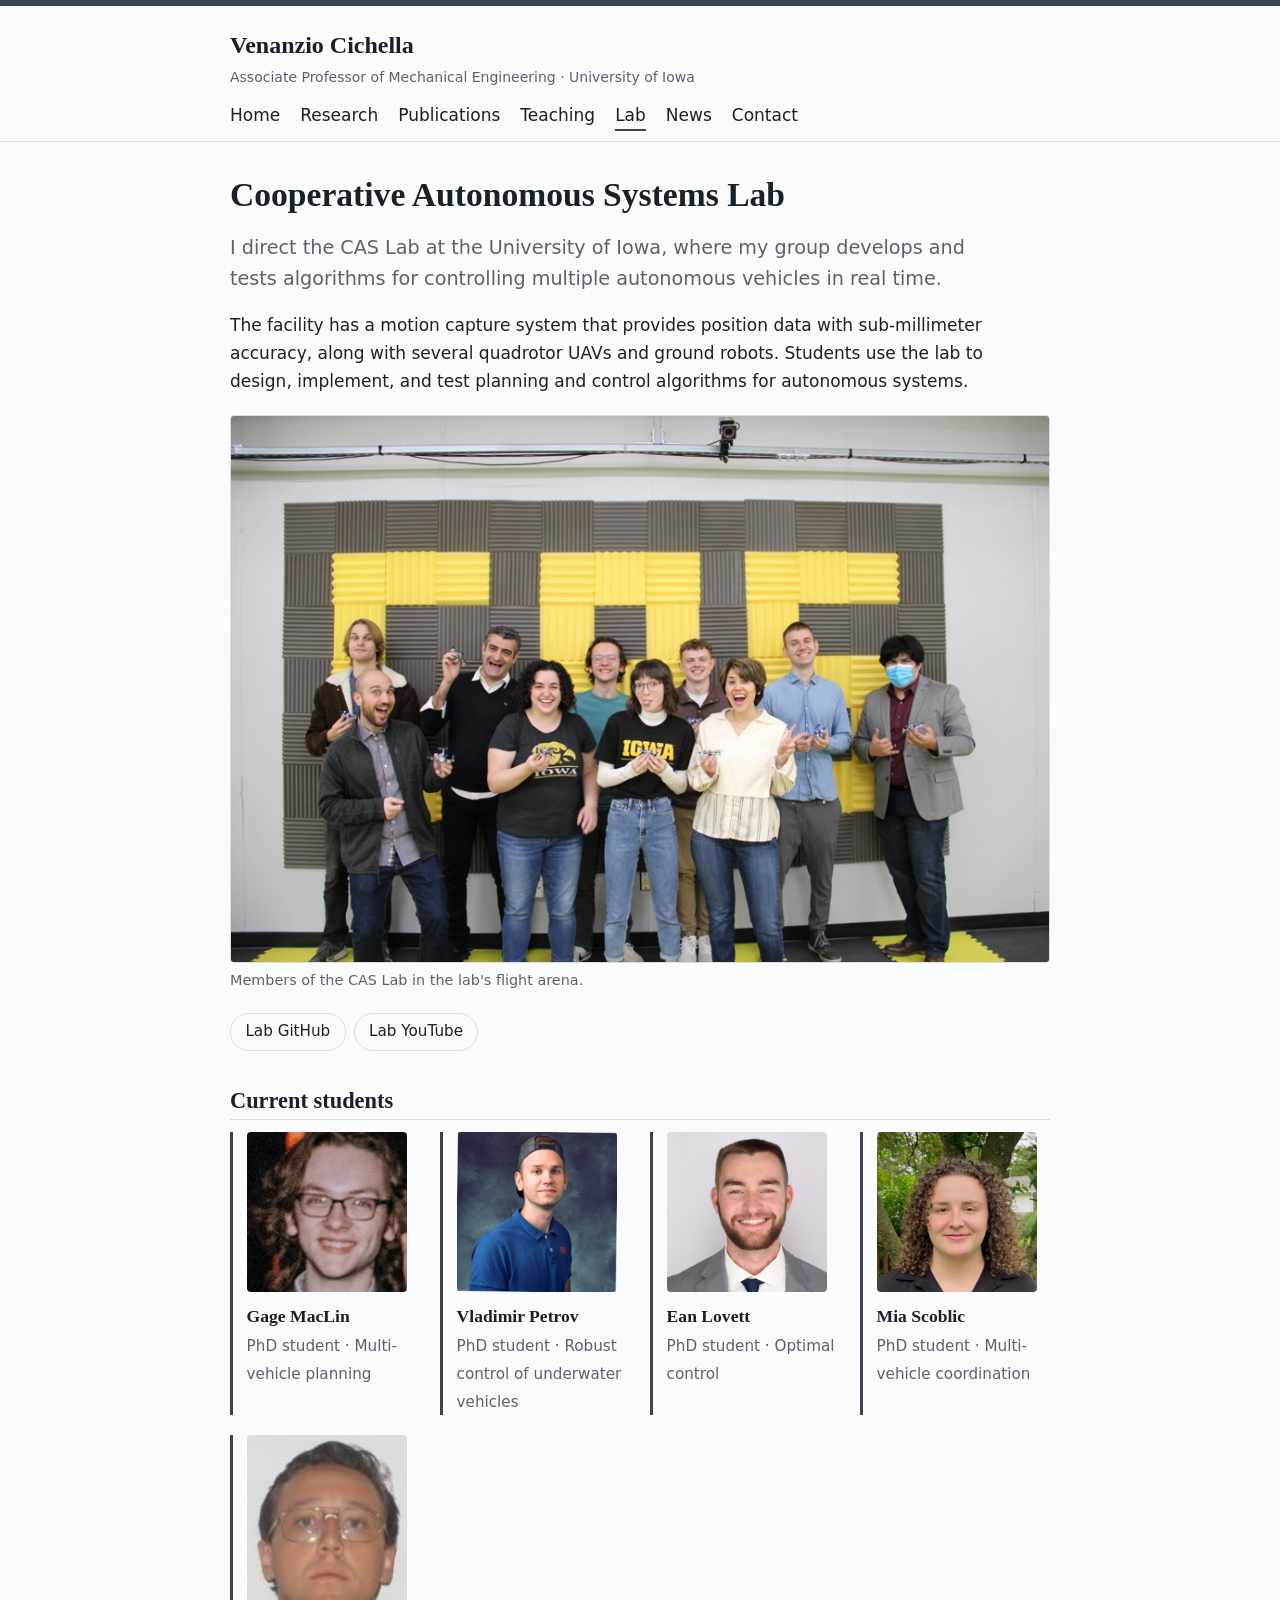
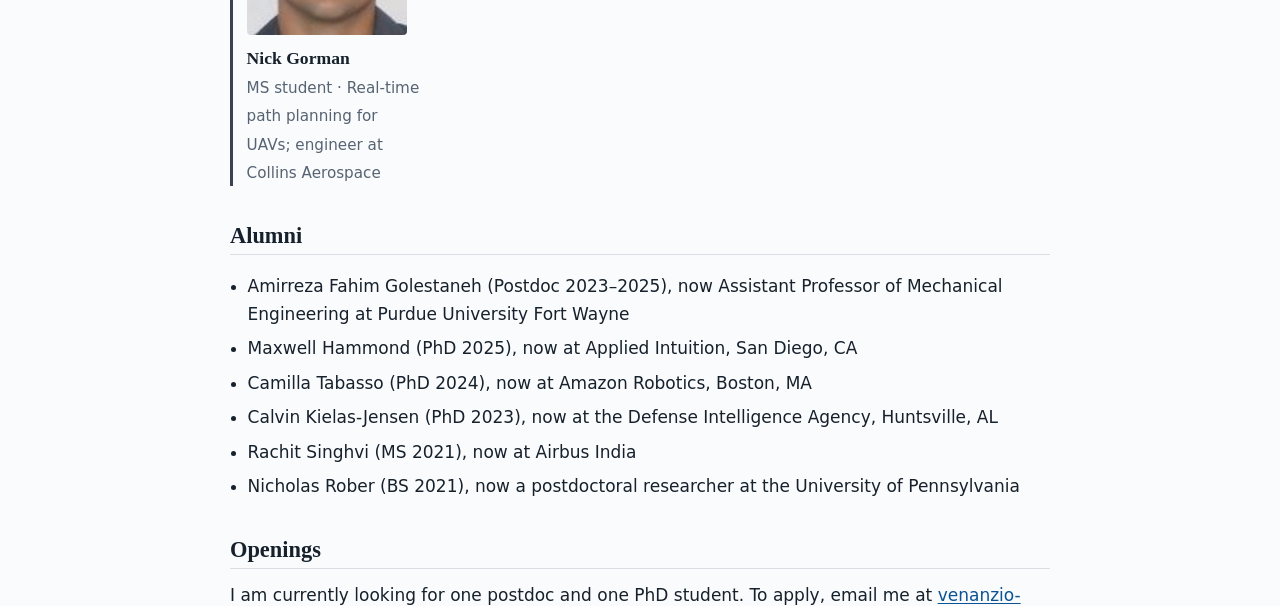
<file: team.html>
<!DOCTYPE html>
<html lang="en">
<head>
  <meta charset="utf-8">
  <title>Moved | Venanzio Cichella</title>
  <meta http-equiv="refresh" content="0; url=lab.html#team">
  <link rel="canonical" href="lab.html#team">
<script defer src="analytics.js"></script>
</head>
<body>
<p>This page has moved to <a href="lab.html#team">the Lab page</a>.</p>
</body>
</html>
</file>
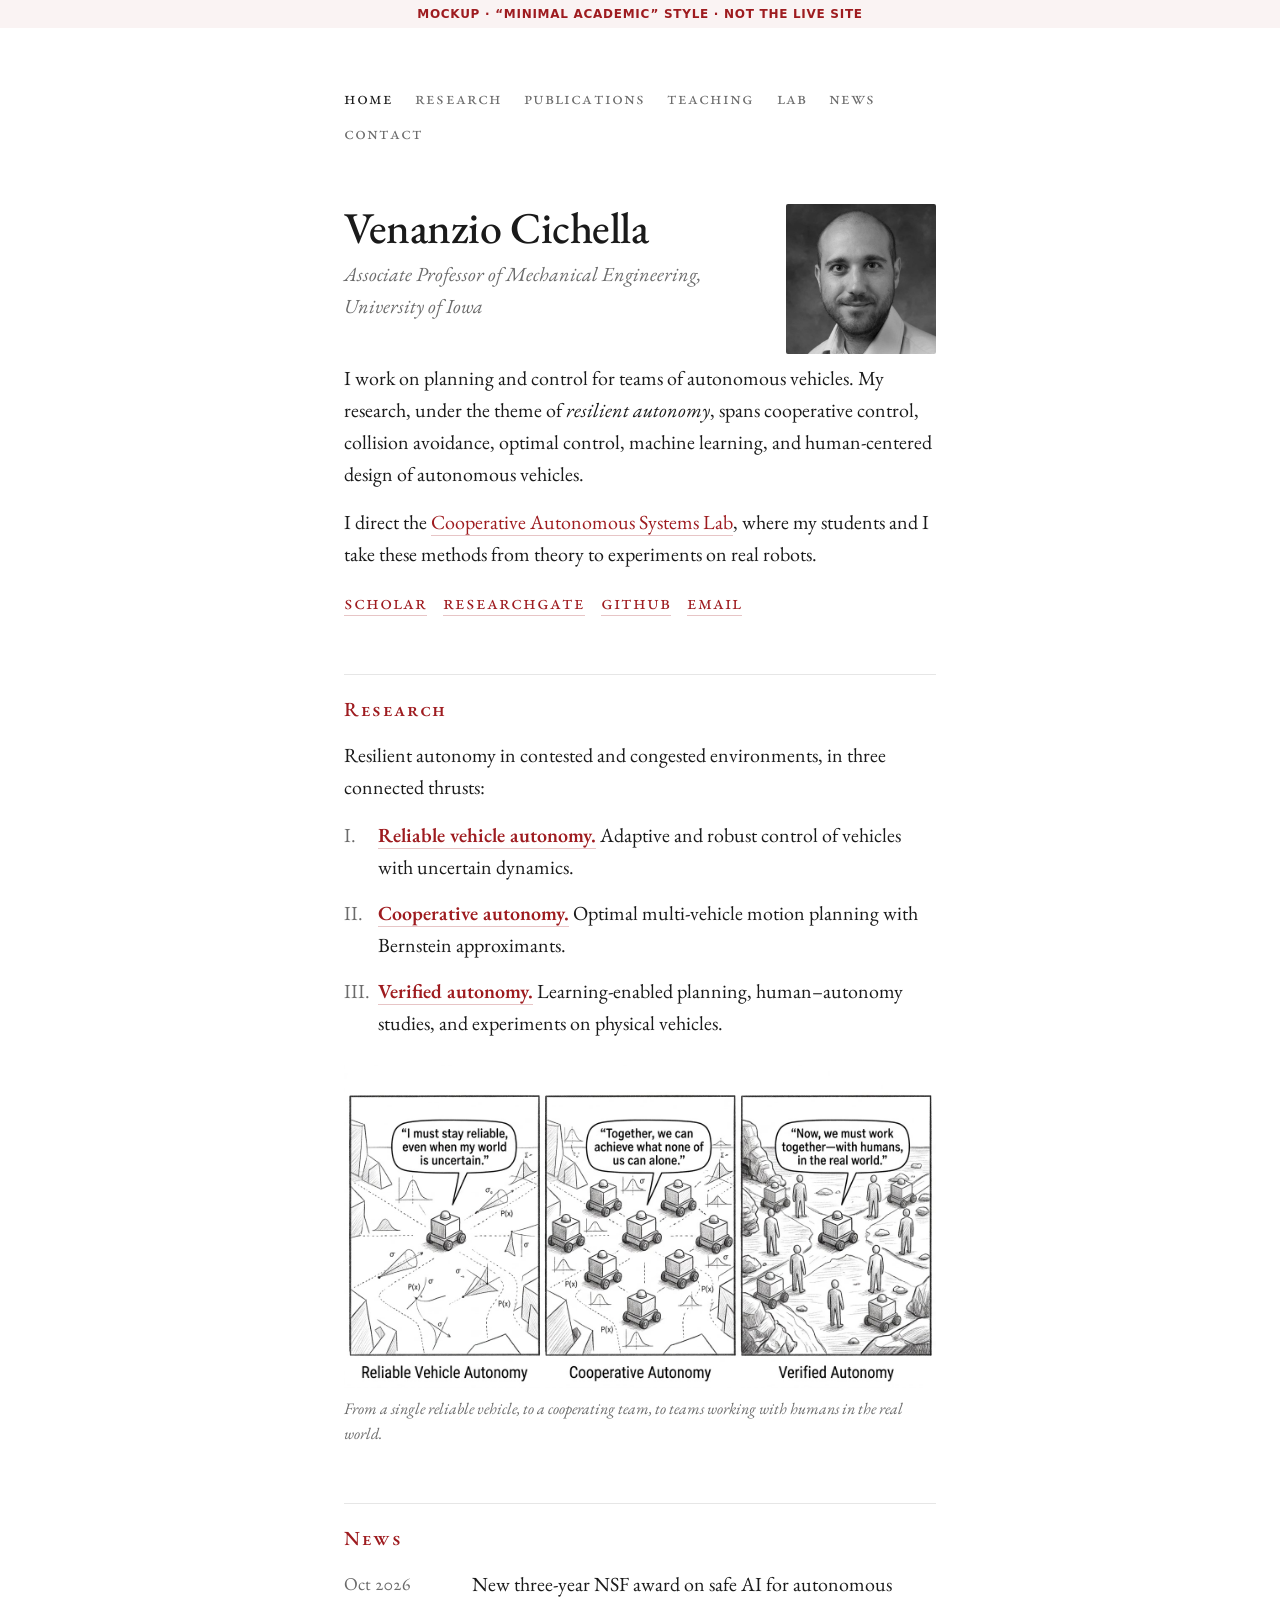
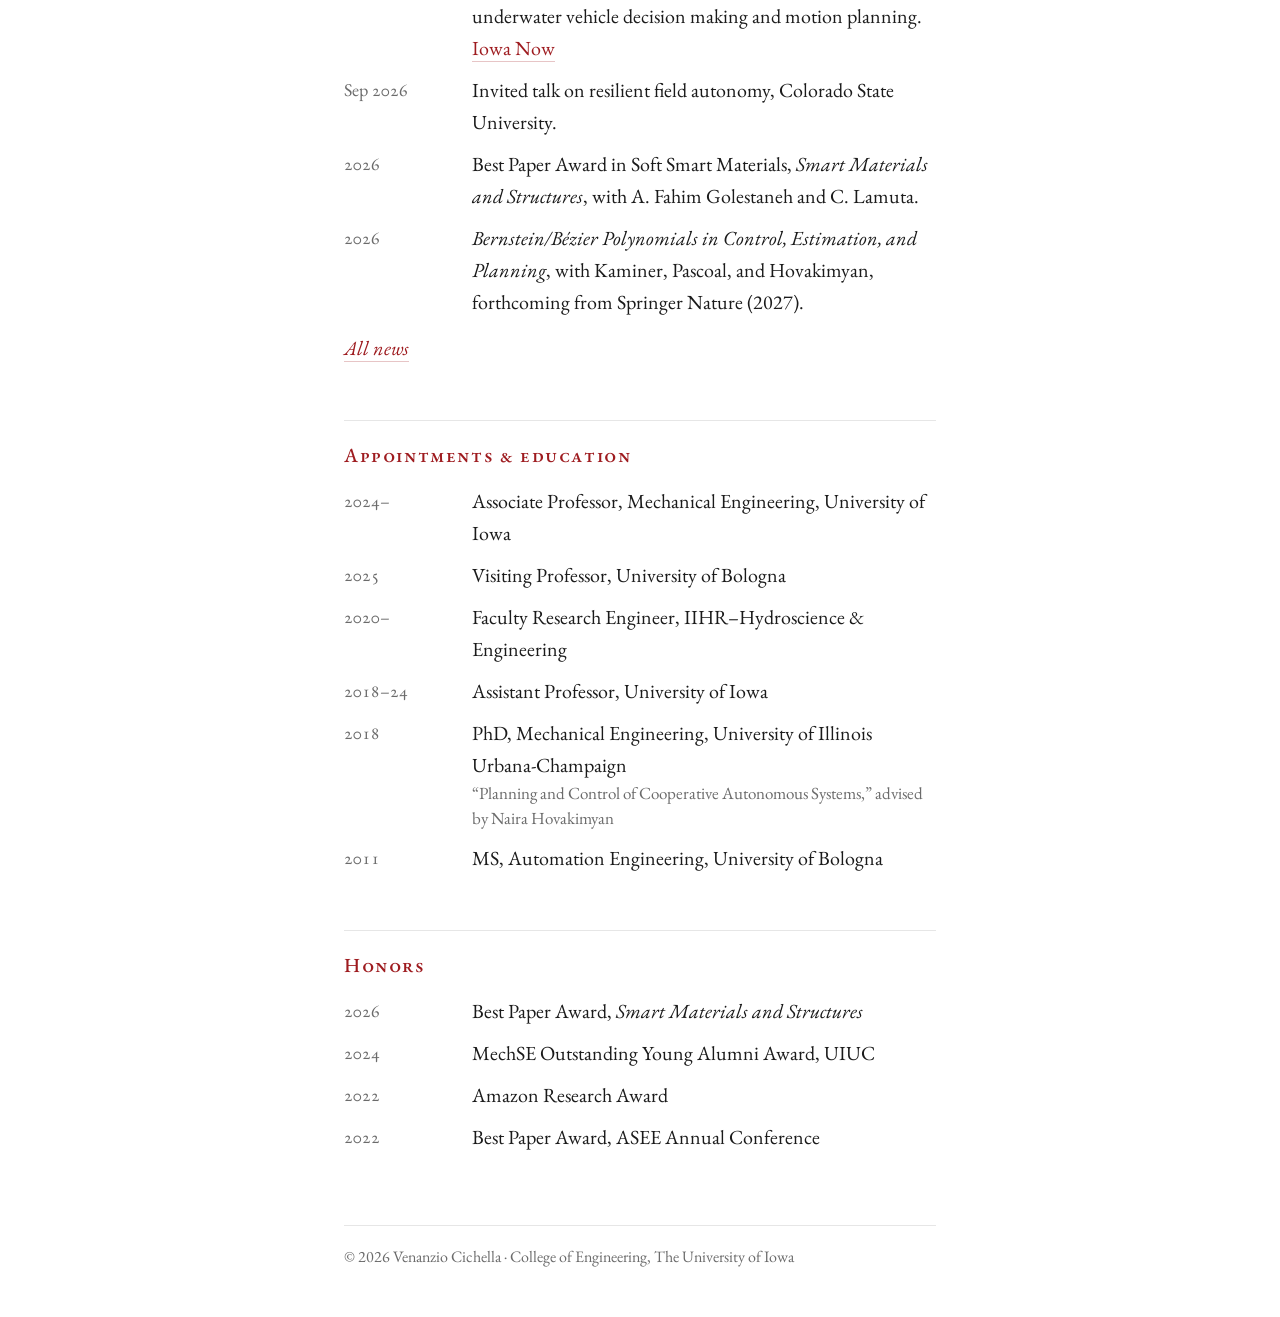
<file: mockups/minimal-academic.html>
<!DOCTYPE html>
<html lang="en">
<head>
<meta charset="utf-8">
<meta name="viewport" content="width=device-width, initial-scale=1">
<meta name="robots" content="noindex">
<title>MOCKUP – Minimal academic | Venanzio Cichella</title>
<link rel="preconnect" href="https://fonts.googleapis.com">
<link href="https://fonts.googleapis.com/css2?family=EB+Garamond:ital,wght@0,400;0,500;0,600;1,400&display=swap" rel="stylesheet">
<style>
:root{--ink:#1a1a1a;--muted:#6b6b6b;--rule:#e6e6e6;--accent:#9e1b1f;--max:640px}
*{box-sizing:border-box}
body{margin:0;background:#fff;color:var(--ink);font:20px/1.6 "EB Garamond",Georgia,serif;-webkit-font-smoothing:antialiased}
a{color:var(--accent);text-decoration:none;border-bottom:1px solid rgba(158,27,31,.25)}
a:hover{border-bottom-color:var(--accent)}
.ribbon{font:600 12px/1 system-ui,sans-serif;letter-spacing:.06em;text-transform:uppercase;text-align:center;padding:8px;background:#faf3f3;color:var(--accent)}
.wrap{max-width:var(--max);margin:0 auto;padding:0 24px}
header{padding:56px 0 0}
nav ul{list-style:none;margin:0;padding:0;display:flex;flex-wrap:wrap;gap:6px 22px;font-variant:small-caps;letter-spacing:.06em;font-size:18px}
nav a{color:var(--muted);border:0}
nav a[aria-current]{color:var(--ink)}
.intro{display:grid;grid-template-columns:1fr 150px;gap:32px;align-items:start;margin:56px 0 8px}
h1{font-weight:500;font-size:44px;line-height:1.1;margin:0 0 6px;letter-spacing:-.01em}
.title{color:var(--muted);font-style:italic;margin:0 0 22px}
.intro img{width:150px;height:150px;object-fit:cover;filter:grayscale(1);border-radius:2px}
p{margin:0 0 16px}
.links{font-variant:small-caps;letter-spacing:.05em;margin-top:6px}
.links a{margin-right:16px}
h2{font-variant:small-caps;letter-spacing:.08em;font-weight:500;font-size:20px;color:var(--accent);margin:56px 0 14px;padding-top:18px;border-top:1px solid var(--rule)}
ol.thrusts{margin:0;padding:0;list-style:none;counter-reset:t}
ol.thrusts li{counter-increment:t;padding-left:34px;position:relative;margin-bottom:14px}
ol.thrusts li::before{content:counter(t,upper-roman)".";position:absolute;left:0;color:var(--muted)}
ol.thrusts b{font-weight:600}
figure{margin:26px 0 8px}
figure img{width:100%;display:block}
figcaption{font-size:16px;color:var(--muted);font-style:italic;margin-top:8px}
dl{display:grid;grid-template-columns:110px 1fr;gap:10px 18px;margin:0}
dt{color:var(--muted);font-variant-numeric:oldstyle-nums;font-size:18px;padding-top:2px}
dd{margin:0}
dd small{display:block;color:var(--muted);font-size:17px;line-height:1.5}
.more{font-style:italic;margin-top:14px}
footer{margin:72px 0 48px;padding-top:18px;border-top:1px solid var(--rule);color:var(--muted);font-size:16px}
@media (max-width:640px){
  body{font-size:18.5px}
  header{padding-top:28px}
  .wrap{padding:0 18px}
  .intro{grid-template-columns:1fr;gap:18px;margin-top:32px}
  .intro img{width:104px;height:104px;order:-1}
  h1{font-size:36px}
  dl{grid-template-columns:78px 1fr}
}
</style>
</head>
<body>
<div class="ribbon">Mockup · “Minimal academic” style · not the live site</div>
<div class="wrap">
<header>
  <nav aria-label="Main"><ul>
    <li><a href="#" aria-current="page">home</a></li>
    <li><a href="../research.html">research</a></li>
    <li><a href="../publications.html">publications</a></li>
    <li><a href="../teaching.html">teaching</a></li>
    <li><a href="../lab.html">lab</a></li>
    <li><a href="../news.html">news</a></li>
    <li><a href="../contact.html">contact</a></li>
  </ul></nav>
</header>

<main>
  <div class="intro">
    <div>
      <h1>Venanzio Cichella</h1>
      <p class="title">Associate Professor of Mechanical Engineering, University of Iowa</p>
    </div>
    <img src="../images/venanzio.jpg" alt="Portrait of Venanzio Cichella">
  </div>

  <p>I work on planning and control for teams of autonomous vehicles. My research, under the theme of <em>resilient autonomy</em>, spans cooperative control, collision avoidance, optimal control, machine learning, and human-centered design of autonomous vehicles.</p>
  <p>I direct the <a href="../lab.html">Cooperative Autonomous Systems Lab</a>, where my students and I take these methods from theory to experiments on real robots.</p>
  <p class="links"><a href="https://scholar.google.com/citations?hl=en&amp;user=tYQR_0MAAAAJ">scholar</a><a href="https://www.researchgate.net/profile/Venanzio-Cichella">researchgate</a><a href="https://github.com/venanziocichella">github</a><a href="mailto:venanzio-cichella@uiowa.edu">email</a></p>

  <h2>Research</h2>
  <p>Resilient autonomy in contested and congested environments, in three connected thrusts:</p>
  <ol class="thrusts">
    <li><b><a href="../research.html#adaptation">Reliable vehicle autonomy.</a></b> Adaptive and robust control of vehicles with uncertain dynamics.</li>
    <li><b><a href="../research.html#cooperation">Cooperative autonomy.</a></b> Optimal multi-vehicle motion planning with Bernstein approximants.</li>
    <li><b><a href="../research.html#verified">Verified autonomy.</a></b> Learning-enabled planning, human&ndash;autonomy studies, and experiments on physical vehicles.</li>
  </ol>
  <figure>
    <img src="../images/research/thrusts-vignette.jpg" alt="Three-panel sketch of the three research thrusts">
    <figcaption>From a single reliable vehicle, to a cooperating team, to teams working with humans in the real world.</figcaption>
  </figure>

  <h2>News</h2>
  <dl>
    <dt>Oct 2026</dt><dd>New three-year NSF award on safe AI for autonomous underwater vehicle decision making and motion planning. <a href="https://now.uiowa.edu/news/2026/10/ui-professor-looks-develop-formula-quicker-response-self-driving-underwater-vehicles">Iowa Now</a></dd>
    <dt>Sep 2026</dt><dd>Invited talk on resilient field autonomy, Colorado State University.</dd>
    <dt>2026</dt><dd>Best Paper Award in Soft Smart Materials, <em>Smart Materials and Structures</em>, with A. Fahim Golestaneh and C. Lamuta.</dd>
    <dt>2026</dt><dd><em>Bernstein/Bézier Polynomials in Control, Estimation, and Planning</em>, with Kaminer, Pascoal, and Hovakimyan, forthcoming from Springer Nature (2027).</dd>
  </dl>
  <p class="more"><a href="../news.html">All news</a></p>

  <h2>Appointments &amp; education</h2>
  <dl>
    <dt>2024&ndash;</dt><dd>Associate Professor, Mechanical Engineering, University of Iowa</dd>
    <dt>2025</dt><dd>Visiting Professor, University of Bologna</dd>
    <dt>2020&ndash;</dt><dd>Faculty Research Engineer, IIHR&ndash;Hydroscience &amp; Engineering</dd>
    <dt>2018&ndash;24</dt><dd>Assistant Professor, University of Iowa</dd>
    <dt>2018</dt><dd>PhD, Mechanical Engineering, University of Illinois Urbana-Champaign<small>“Planning and Control of Cooperative Autonomous Systems,” advised by Naira Hovakimyan</small></dd>
    <dt>2011</dt><dd>MS, Automation Engineering, University of Bologna</dd>
  </dl>

  <h2>Honors</h2>
  <dl>
    <dt>2026</dt><dd>Best Paper Award, <em>Smart Materials and Structures</em></dd>
    <dt>2024</dt><dd>MechSE Outstanding Young Alumni Award, UIUC</dd>
    <dt>2022</dt><dd>Amazon Research Award</dd>
    <dt>2022</dt><dd>Best Paper Award, ASEE Annual Conference</dd>
  </dl>
</main>

<footer>© 2026 Venanzio Cichella · College of Engineering, The University of Iowa</footer>
</div>
</body>
</html>
</file>
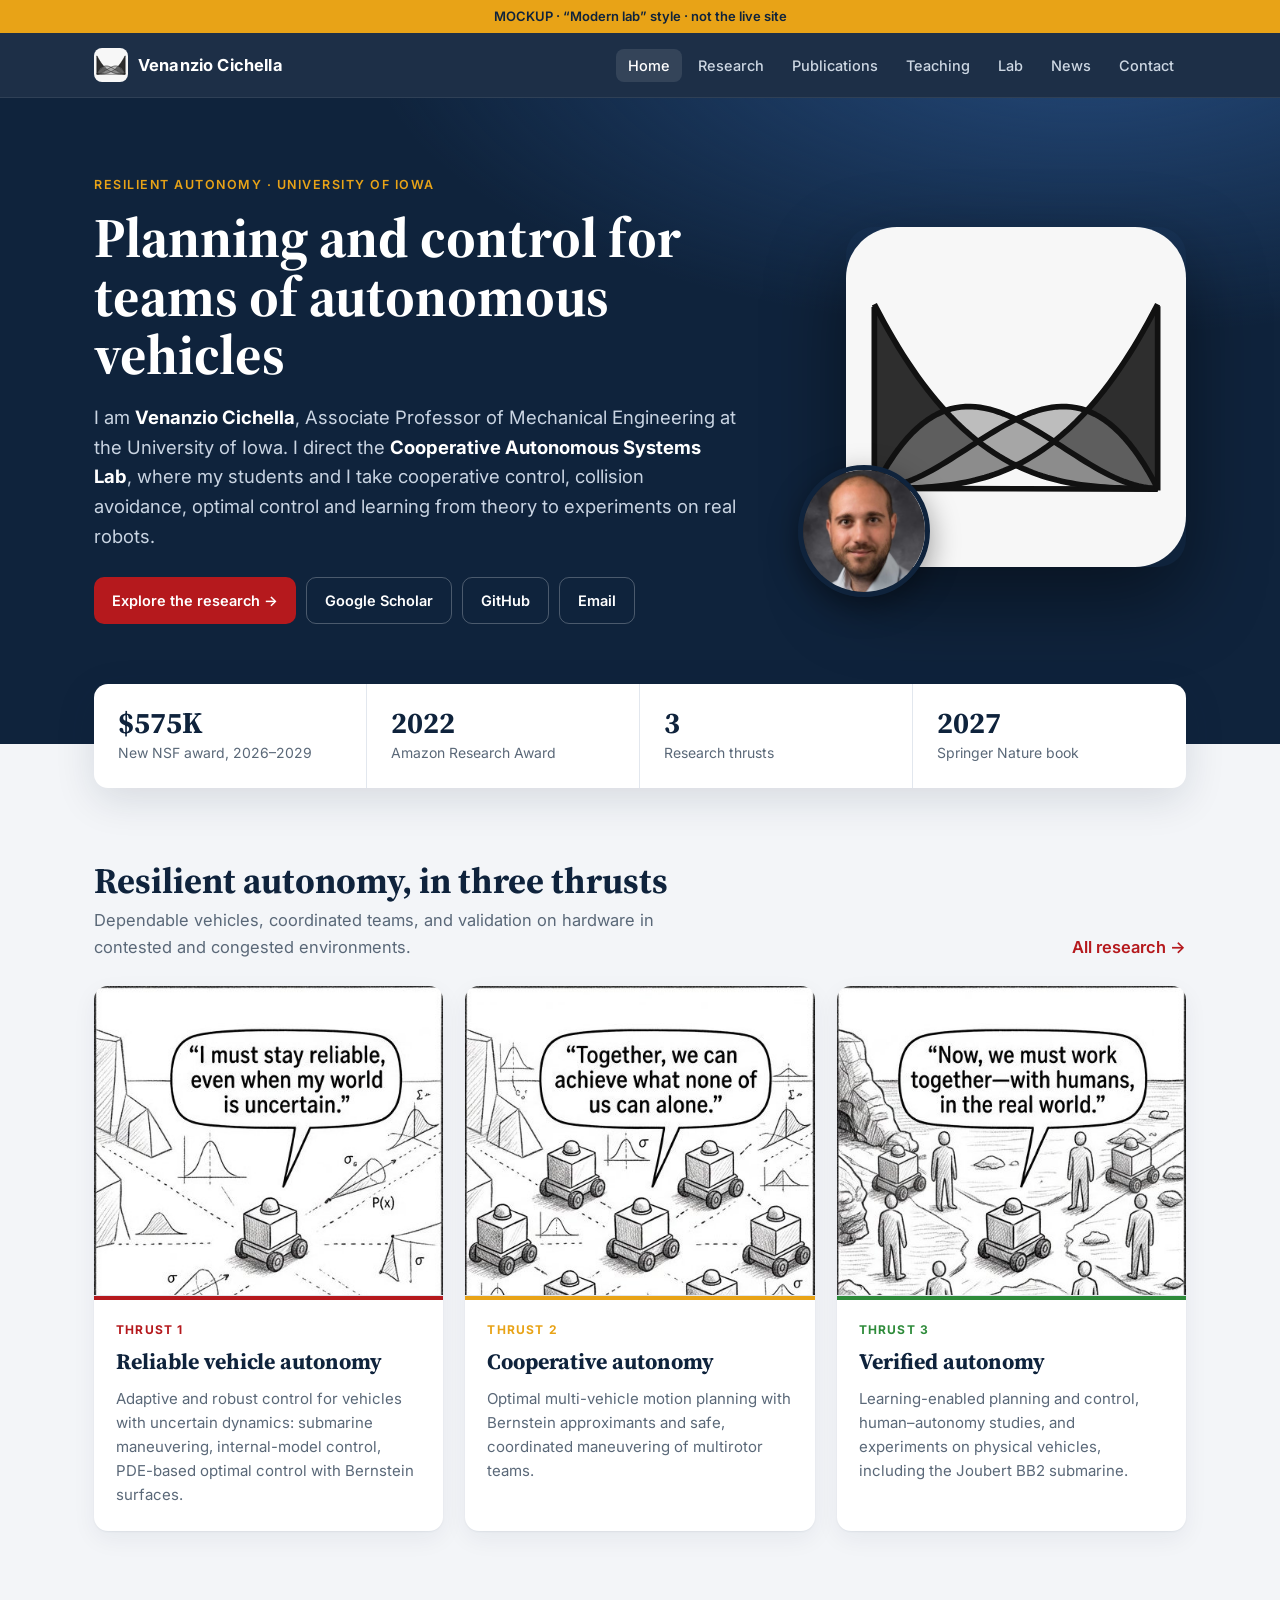
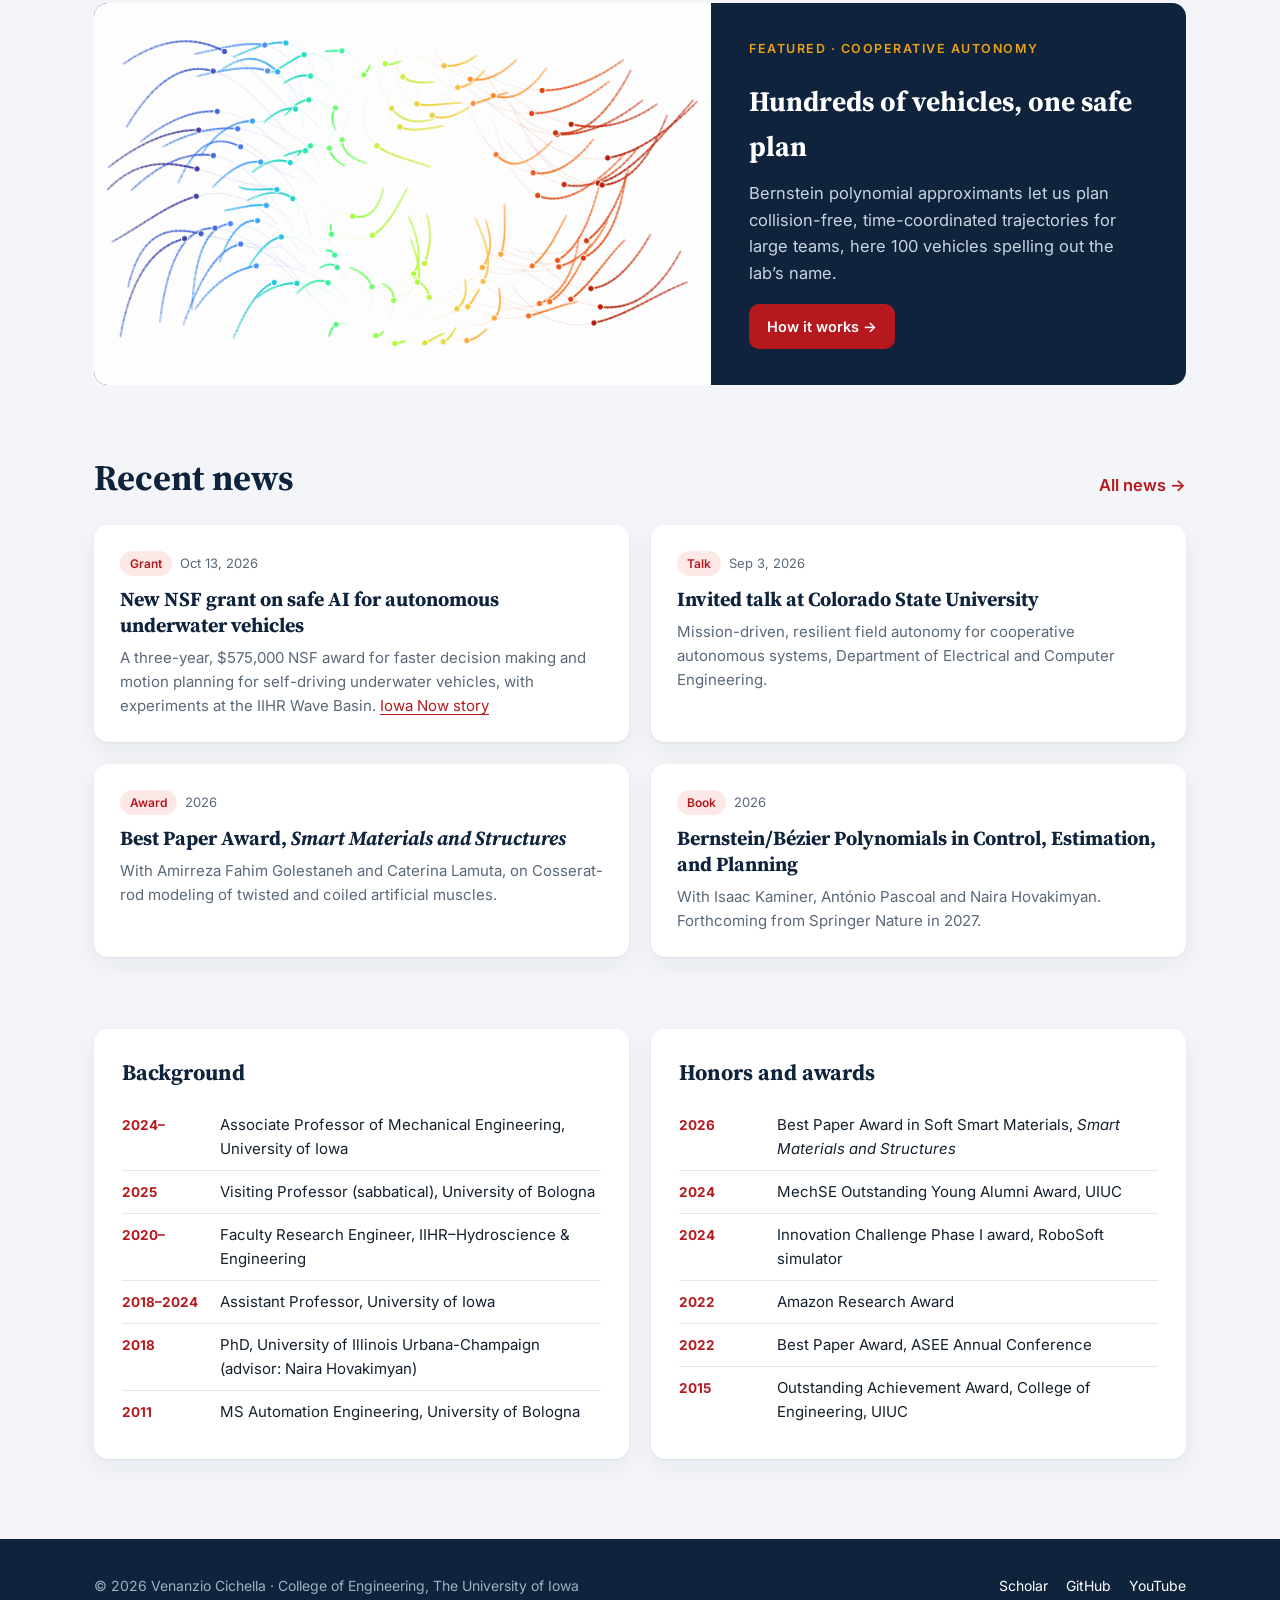
<file: mockups/modern-lab.html>
<!DOCTYPE html>
<html lang="en">
<head>
<meta charset="utf-8">
<meta name="viewport" content="width=device-width, initial-scale=1">
<meta name="robots" content="noindex">
<title>MOCKUP – Modern lab | Venanzio Cichella</title>
<link rel="preconnect" href="https://fonts.googleapis.com">
<link href="https://fonts.googleapis.com/css2?family=Inter:wght@400;500;600;700&family=Source+Serif+4:opsz,wght@8..60,600;8..60,700&display=swap" rel="stylesheet">
<style>
:root{
  --navy:#0F233C; --navy-2:#16304f; --red:#B5191D; --gold:#E8A317; --green:#2E8B3A;
  --ink:#14202d; --muted:#5a6878; --bg:#f3f5f8; --card:#fff; --rule:#e2e7ee;
  --max:1140px; --r:14px;
}
*{box-sizing:border-box}
html{scroll-behavior:smooth}
body{margin:0;background:var(--bg);color:var(--ink);font:16.5px/1.6 Inter,system-ui,sans-serif}
a{color:var(--red);text-underline-offset:3px}
img{max-width:100%;display:block}
.wrap{max-width:var(--max);margin:0 auto;padding:0 24px}
.ribbon{background:var(--gold);color:var(--navy);text-align:center;font-weight:600;font-size:13px;padding:6px}

/* sticky nav */
.nav{position:sticky;top:0;z-index:20;background:rgba(15,35,60,.94);backdrop-filter:blur(8px);border-bottom:1px solid rgba(255,255,255,.08)}
.nav .wrap{display:flex;align-items:center;gap:20px;height:64px}
.nav .brand{display:flex;align-items:center;gap:10px;color:#fff;text-decoration:none;font-weight:700;letter-spacing:.01em;white-space:nowrap}
.nav .brand img{width:34px;height:34px;border-radius:8px}
.nav ul{display:flex;gap:4px;list-style:none;margin:0 0 0 auto;padding:0}
.nav ul a{color:#cdd7e3;text-decoration:none;font-size:14.5px;font-weight:500;padding:8px 12px;border-radius:8px}
.nav ul a:hover,.nav ul a[aria-current]{color:#fff;background:rgba(255,255,255,.1)}

/* hero */
.hero{background:radial-gradient(1200px 500px at 85% -10%,#24497a 0%,transparent 60%),var(--navy);color:#fff;padding:72px 0 120px;overflow:hidden}
.hero .wrap{display:grid;grid-template-columns:1.25fr .75fr;gap:56px;align-items:center}
.eyebrow{display:inline-block;font-size:12.5px;font-weight:600;letter-spacing:.12em;text-transform:uppercase;color:var(--gold);margin-bottom:14px}
.hero h1{font-family:"Source Serif 4",Georgia,serif;font-size:56px;line-height:1.05;margin:0 0 18px}
.hero p{color:#c9d4e2;font-size:18.5px;max-width:58ch;margin:0 0 26px}
.hero p strong{color:#fff}
.btns{display:flex;flex-wrap:wrap;gap:10px}
.btn{display:inline-flex;align-items:center;gap:8px;padding:11px 18px;border-radius:10px;font-weight:600;font-size:14.5px;text-decoration:none}
.btn.primary{background:var(--red);color:#fff}
.btn.ghost{color:#fff;border:1px solid rgba(255,255,255,.25)}
.btn.ghost:hover{background:rgba(255,255,255,.08)}
.hero-card{position:relative}
.hero-card .logo{width:100%;max-width:340px;margin-left:auto;border-radius:28px;box-shadow:0 30px 80px rgba(0,0,0,.45)}
.hero-card .portrait{position:absolute;left:0;bottom:-30px;width:132px;height:132px;border-radius:50%;object-fit:cover;border:5px solid var(--navy);box-shadow:0 10px 30px rgba(0,0,0,.4)}

/* stats */
.stats{margin-top:-60px;position:relative;z-index:2}
.stats .grid{display:grid;grid-template-columns:repeat(4,1fr);background:var(--card);border-radius:var(--r);box-shadow:0 12px 40px rgba(15,35,60,.12)}
.stat{padding:22px 24px;border-right:1px solid var(--rule)}
.stat:last-child{border-right:0}
.stat b{display:block;font-family:"Source Serif 4",serif;font-size:30px;color:var(--navy);line-height:1.1}
.stat span{color:var(--muted);font-size:14px}

section{padding:72px 0 0}
.sec-head{display:flex;justify-content:space-between;align-items:end;gap:20px;margin-bottom:26px}
.sec-head h2{font-family:"Source Serif 4",serif;font-size:36px;margin:0;color:var(--navy);line-height:1.15}
.sec-head p{margin:6px 0 0;color:var(--muted);max-width:60ch}
.sec-head a{font-weight:600;white-space:nowrap;text-decoration:none}

/* thrust cards */
.cards{display:grid;grid-template-columns:repeat(3,1fr);gap:22px}
.card{background:var(--card);border-radius:var(--r);overflow:hidden;box-shadow:0 1px 2px rgba(15,35,60,.06),0 8px 24px rgba(15,35,60,.06);display:flex;flex-direction:column;transition:transform .2s, box-shadow .2s;text-decoration:none;color:inherit}
.card:hover{transform:translateY(-3px);box-shadow:0 14px 34px rgba(15,35,60,.14)}
.card img{aspect-ratio:450/400;object-fit:cover;object-position:center top;background:#fff;border-bottom:1px solid var(--rule)}
.card .body{padding:20px 22px 24px;border-top:4px solid var(--c)}
.card .num{font-size:12px;font-weight:700;letter-spacing:.1em;text-transform:uppercase;color:var(--c)}
.card h3{font-family:"Source Serif 4",serif;font-size:22px;margin:4px 0 8px;color:var(--navy)}
.card p{margin:0;color:var(--muted);font-size:15px}

/* feature figure */
.feature{display:grid;grid-template-columns:1.3fr 1fr;background:var(--navy);color:#fff;border-radius:var(--r);overflow:hidden}
.feature img{width:100%;height:100%;object-fit:cover}
.feature .txt{padding:36px 38px;display:flex;flex-direction:column;justify-content:center}
.feature h3{font-family:"Source Serif 4",serif;font-size:28px;margin:6px 0 12px}
.feature p{color:#c9d4e2;margin:0 0 18px}

/* news */
.news{display:grid;grid-template-columns:repeat(2,1fr);gap:22px}
.news article{background:var(--card);border-radius:var(--r);padding:24px 26px;box-shadow:0 1px 2px rgba(15,35,60,.06),0 8px 24px rgba(15,35,60,.06)}
.news .tag{display:inline-block;font-size:12px;font-weight:600;padding:3px 10px;border-radius:999px;background:#fde8e8;color:var(--red);margin-right:8px}
.news time{font-size:13px;color:var(--muted)}
.news h3{font-family:"Source Serif 4",serif;font-size:20px;color:var(--navy);margin:10px 0 8px;line-height:1.3}
.news p{margin:0;color:var(--muted);font-size:15px}

/* honors + bio */
.split{display:grid;grid-template-columns:1fr 1fr;gap:22px}
.panel{background:var(--card);border-radius:var(--r);padding:26px 28px;box-shadow:0 1px 2px rgba(15,35,60,.06),0 8px 24px rgba(15,35,60,.06)}
.panel h3{font-family:"Source Serif 4",serif;font-size:22px;color:var(--navy);margin:0 0 14px}
.tl{list-style:none;margin:0;padding:0}
.tl li{display:grid;grid-template-columns:86px 1fr;gap:12px;padding:9px 0;border-top:1px solid var(--rule);font-size:15px}
.tl li:first-child{border-top:0}
.tl span{font-weight:700;color:var(--red);font-size:13.5px;padding-top:2px}

footer{margin-top:80px;background:var(--navy);color:#9fb0c4;padding:36px 0;font-size:14px}
footer .wrap{display:flex;justify-content:space-between;gap:20px;flex-wrap:wrap}
footer a{color:#fff;text-decoration:none;margin-left:18px}

@media (max-width:900px){
  .nav ul{display:none}
  .nav .menu{margin-left:auto;color:#fff;font-size:14px;border:1px solid rgba(255,255,255,.25);border-radius:8px;padding:6px 12px}
  .hero{padding:44px 0 96px}
  .hero .wrap{grid-template-columns:1fr;gap:36px}
  .hero h1{font-size:40px}
  .hero p{font-size:17px}
  .hero-card .logo{max-width:220px;margin:0 auto}
  .hero-card .portrait{left:calc(50% - 150px);width:96px;height:96px}
  .stats .grid{grid-template-columns:1fr 1fr}
  .stat:nth-child(2){border-right:0}
  .stat:nth-child(-n+2){border-bottom:1px solid var(--rule)}
  .cards,.news,.split,.feature{grid-template-columns:1fr}
  .sec-head{flex-direction:column;align-items:start}
  .sec-head h2{font-size:28px}
  .wrap{padding:0 16px}
  footer a{margin:0 14px 0 0}
}
@media (min-width:901px){.nav .menu{display:none}}
</style>
</head>
<body>
<div class="ribbon">MOCKUP · “Modern lab” style · not the live site</div>

<nav class="nav" aria-label="Main">
  <div class="wrap">
    <a class="brand" href="#"><img src="assets/cas-lab-mark.svg" alt="">Venanzio Cichella</a>
    <ul>
      <li><a href="#" aria-current="page">Home</a></li>
      <li><a href="../research.html">Research</a></li>
      <li><a href="../publications.html">Publications</a></li>
      <li><a href="../teaching.html">Teaching</a></li>
      <li><a href="../lab.html">Lab</a></li>
      <li><a href="../news.html">News</a></li>
      <li><a href="../contact.html">Contact</a></li>
    </ul>
    <span class="menu">Menu ☰</span>
  </div>
</nav>

<header class="hero">
  <div class="wrap">
    <div>
      <span class="eyebrow">Resilient Autonomy · University of Iowa</span>
      <h1>Planning and control for teams of autonomous vehicles</h1>
      <p>I am <strong>Venanzio Cichella</strong>, Associate Professor of Mechanical Engineering at the University of Iowa. I direct the <strong>Cooperative Autonomous Systems Lab</strong>, where my students and I take cooperative control, collision avoidance, optimal control and learning from theory to experiments on real robots.</p>
      <div class="btns">
        <a class="btn primary" href="../research.html">Explore the research →</a>
        <a class="btn ghost" href="https://scholar.google.com/citations?hl=en&amp;user=tYQR_0MAAAAJ">Google Scholar</a>
        <a class="btn ghost" href="https://github.com/venanziocichella">GitHub</a>
        <a class="btn ghost" href="mailto:venanzio-cichella@uiowa.edu">Email</a>
      </div>
    </div>
    <div class="hero-card">
      <img class="logo" src="assets/cas-lab-mark.svg" alt="CAS Lab emblem">
      <img class="portrait" src="../images/venanzio.jpg" alt="Portrait of Venanzio Cichella">
    </div>
  </div>
</header>

<div class="stats">
  <div class="wrap">
    <div class="grid">
      <div class="stat"><b>$575K</b><span>New NSF award, 2026–2029</span></div>
      <div class="stat"><b>2022</b><span>Amazon Research Award</span></div>
      <div class="stat"><b>3</b><span>Research thrusts</span></div>
      <div class="stat"><b>2027</b><span>Springer Nature book</span></div>
    </div>
  </div>
</div>

<main>
<section>
  <div class="wrap">
    <div class="sec-head">
      <div><h2>Resilient autonomy, in three thrusts</h2>
      <p>Dependable vehicles, coordinated teams, and validation on hardware in contested and congested environments.</p></div>
      <a href="../research.html">All research →</a>
    </div>
    <div class="cards">
      <a class="card" style="--c:var(--red)" href="../research.html#adaptation">
        <img src="assets/thrust-reliable.jpg" alt="Sketch of a single robot on uncertain terrain: “I must stay reliable, even when my world is uncertain.”">
        <div class="body"><div class="num">Thrust 1</div><h3>Reliable vehicle autonomy</h3>
        <p>Adaptive and robust control for vehicles with uncertain dynamics: submarine maneuvering, internal-model control, PDE-based optimal control with Bernstein surfaces.</p></div>
      </a>
      <a class="card" style="--c:var(--gold)" href="../research.html#cooperation">
        <img src="assets/thrust-cooperative.jpg" alt="Sketch of a team of robots: “Together, we can achieve what none of us can alone.”">
        <div class="body"><div class="num">Thrust 2</div><h3>Cooperative autonomy</h3>
        <p>Optimal multi-vehicle motion planning with Bernstein approximants and safe, coordinated maneuvering of multirotor teams.</p></div>
      </a>
      <a class="card" style="--c:var(--green)" href="../research.html#verified">
        <img src="assets/thrust-verified.jpg" alt="Sketch of robots among people: “Now, we must work together, with humans, in the real world.”">
        <div class="body"><div class="num">Thrust 3</div><h3>Verified autonomy</h3>
        <p>Learning-enabled planning and control, human–autonomy studies, and experiments on physical vehicles, including the Joubert BB2 submarine.</p></div>
      </a>
    </div>
  </div>
</section>

<section>
  <div class="wrap">
    <div class="feature">
      <img src="../images/research/bebot-swarm-caslab.gif" alt="100 vehicles flying curved trajectories into formations spelling C, A, S, L, A, B">
      <div class="txt">
        <span class="eyebrow">Featured · Cooperative autonomy</span>
        <h3>Hundreds of vehicles, one safe plan</h3>
        <p>Bernstein polynomial approximants let us plan collision-free, time-coordinated trajectories for large teams, here 100 vehicles spelling out the lab’s name.</p>
        <div class="btns"><a class="btn primary" href="../research.html#cooperation">How it works →</a></div>
      </div>
    </div>
  </div>
</section>

<section>
  <div class="wrap">
    <div class="sec-head"><div><h2>Recent news</h2></div><a href="../news.html">All news →</a></div>
    <div class="news">
      <article><span class="tag">Grant</span><time datetime="2026-10-13">Oct 13, 2026</time>
        <h3>New NSF grant on safe AI for autonomous underwater vehicles</h3>
        <p>A three-year, $575,000 NSF award for faster decision making and motion planning for self-driving underwater vehicles, with experiments at the IIHR Wave Basin. <a href="https://now.uiowa.edu/news/2026/10/ui-professor-looks-develop-formula-quicker-response-self-driving-underwater-vehicles">Iowa Now story</a></p></article>
      <article><span class="tag">Talk</span><time datetime="2026-09-03">Sep 3, 2026</time>
        <h3>Invited talk at Colorado State University</h3>
        <p>Mission-driven, resilient field autonomy for cooperative autonomous systems, Department of Electrical and Computer Engineering.</p></article>
      <article><span class="tag">Award</span><time datetime="2026">2026</time>
        <h3>Best Paper Award, <em>Smart Materials and Structures</em></h3>
        <p>With Amirreza Fahim Golestaneh and Caterina Lamuta, on Cosserat-rod modeling of twisted and coiled artificial muscles.</p></article>
      <article><span class="tag">Book</span><time datetime="2026">2026</time>
        <h3>Bernstein/Bézier Polynomials in Control, Estimation, and Planning</h3>
        <p>With Isaac Kaminer, António Pascoal and Naira Hovakimyan. Forthcoming from Springer Nature in 2027.</p></article>
    </div>
  </div>
</section>

<section>
  <div class="wrap">
    <div class="split">
      <div class="panel"><h3>Background</h3>
        <ul class="tl">
          <li><span>2024–</span><div>Associate Professor of Mechanical Engineering, University of Iowa</div></li>
          <li><span>2025</span><div>Visiting Professor (sabbatical), University of Bologna</div></li>
          <li><span>2020–</span><div>Faculty Research Engineer, IIHR–Hydroscience &amp; Engineering</div></li>
          <li><span>2018–2024</span><div>Assistant Professor, University of Iowa</div></li>
          <li><span>2018</span><div>PhD, University of Illinois Urbana-Champaign (advisor: Naira Hovakimyan)</div></li>
          <li><span>2011</span><div>MS Automation Engineering, University of Bologna</div></li>
        </ul></div>
      <div class="panel"><h3>Honors and awards</h3>
        <ul class="tl">
          <li><span>2026</span><div>Best Paper Award in Soft Smart Materials, <em>Smart Materials and Structures</em></div></li>
          <li><span>2024</span><div>MechSE Outstanding Young Alumni Award, UIUC</div></li>
          <li><span>2024</span><div>Innovation Challenge Phase I award, RoboSoft simulator</div></li>
          <li><span>2022</span><div>Amazon Research Award</div></li>
          <li><span>2022</span><div>Best Paper Award, ASEE Annual Conference</div></li>
          <li><span>2015</span><div>Outstanding Achievement Award, College of Engineering, UIUC</div></li>
        </ul></div>
    </div>
  </div>
</section>
</main>

<footer>
  <div class="wrap">
    <span>© 2026 Venanzio Cichella · College of Engineering, The University of Iowa</span>
    <span><a href="https://scholar.google.com/citations?hl=en&amp;user=tYQR_0MAAAAJ">Scholar</a><a href="https://github.com/venanziocichella">GitHub</a><a href="https://www.youtube.com/channel/UCe_cA6GRcbHIWaK9jUkip0w">YouTube</a></span>
  </div>
</footer>
</body>
</html>
</file>
<file: style.css>
:root {
  --ink: #16212c;
  --muted: #566372;
  --paper: #fafbfc;
  --rule: #d9dee4;
  --accent: #3a4450;
  --link: #0b5394;
  --link-hover: #072f54;
  --max: 860px;
}

@media (prefers-color-scheme: dark) {
  :root {
    --ink: #e8ecf0;
    --muted: #9aa7b4;
    --paper: #12181f;
    --rule: #2b3541;
    --link: #7db8f0;
    --link-hover: #b4d6f8;
    --accent: #8a96a3;
  }
}

* { box-sizing: border-box; }

html { scroll-behavior: smooth; }

body {
  margin: 0;
  background: var(--paper);
  color: var(--ink);
  font-family: system-ui, -apple-system, "Segoe UI", Roboto, sans-serif;
  font-size: 1.0625rem;
  line-height: 1.65;
}

a { color: var(--link); text-underline-offset: 2px; }
a:hover { color: var(--link-hover); }
a:focus-visible, button:focus-visible {
  outline: 3px solid var(--accent);
  outline-offset: 2px;
}

.skip {
  position: absolute; left: -999px; top: 0;
  background: var(--ink); color: var(--paper); padding: .5rem 1rem;
}
.skip:focus { left: 0; z-index: 10; }

header.site {
  border-top: 6px solid var(--accent);
  border-bottom: 1px solid var(--rule);
}
.wrap { max-width: var(--max); margin: 0 auto; padding: 0 1.25rem; }

.brand {
  display: block;
  padding: 1.25rem 0 .25rem;
  font-family: Georgia, "Times New Roman", serif;
  font-size: 1.5rem;
  font-weight: 700;
  color: var(--ink);
  text-decoration: none;
}
.brand small {
  display: block;
  font-family: system-ui, sans-serif;
  font-size: .875rem;
  font-weight: 400;
  color: var(--muted);
}

nav ul {
  list-style: none; margin: 0; padding: .5rem 0 .75rem;
  display: flex; flex-wrap: wrap; gap: .25rem 1.25rem;
}
nav a {
  color: var(--ink); text-decoration: none; font-weight: 500;
  padding: .25rem 0; border-bottom: 2px solid transparent;
}
nav a:hover { border-bottom-color: var(--rule); }
nav a[aria-current="page"] { border-bottom-color: var(--accent); }

main { padding: 2rem 0 3rem; }

h1, h2, h3 { font-family: Georgia, "Times New Roman", serif; line-height: 1.25; }
h1 { font-size: 2.1rem; margin: 0 0 1rem; }
h2 { font-size: 1.4rem; margin: 2.25rem 0 .75rem; padding-bottom: .25rem; border-bottom: 1px solid var(--rule); }
h3 { font-size: 1.15rem; margin: 1.5rem 0 .25rem; }

p { margin: 0 0 1rem; }
.lead { font-size: 1.2rem; color: var(--muted); max-width: 62ch; }
.meta { color: var(--muted); font-size: .9rem; }

.linkrow { display: flex; flex-wrap: wrap; gap: .5rem; margin: 1rem 0 0; padding: 0; list-style: none; }
.linkrow a {
  display: inline-block; padding: .35rem .9rem;
  border: 1px solid var(--rule); border-radius: 999px;
  text-decoration: none; color: var(--ink); font-size: .95rem;
}
.linkrow a:hover { border-color: var(--ink); }

.people { list-style: none; padding: 0; margin: 0; display: grid; grid-template-columns: repeat(auto-fill, minmax(190px, 1fr)); gap: 1.25rem; }
.person { border-left: 3px solid var(--accent); padding-left: .85rem; }
.person strong { display: block; font-family: Georgia, serif; font-size: 1.1rem; }
.person span { color: var(--muted); font-size: .95rem; }

.area { padding: 1rem 0; border-bottom: 1px solid var(--rule); }
.area:last-child { border-bottom: 0; }
.area h3 { margin-top: 0; }

.news-item { padding: .75rem 0 1rem; border-bottom: 1px solid var(--rule); }
.news-item:last-child { border-bottom: 0; }
.news-item h3 { margin: 0 0 .1rem; }
.news-item time { color: var(--muted); font-size: .9rem; }

ul.bare { padding-left: 1.1rem; }
ul.bare li { margin-bottom: .4rem; }

ul.pubs { list-style: none; padding: 0; margin: 0; }
ul.pubs li {
  padding: .6rem 0 .6rem 1rem;
  border-left: 2px solid var(--rule);
  margin-bottom: .6rem;
  font-size: 1rem;
}
ul.pubs li:hover { border-left-color: var(--accent); }

address { font-style: normal; }

footer.site {
  border-top: 1px solid var(--rule);
  padding: 1.5rem 0 2.5rem;
  color: var(--muted);
  font-size: .9rem;
}

@media (max-width: 520px) {
  h1 { font-size: 1.75rem; }
  body { font-size: 1rem; }
}

@media print {
  header.site nav, footer.site { display: none; }
  body { background: #fff; color: #000; }
}

.intro { display: grid; grid-template-columns: 220px 1fr; gap: 2rem; align-items: start; }
.intro h1 { margin-top: .25rem; }
.portrait { width: 100%; height: auto; border-radius: 4px; border-bottom: 4px solid var(--accent); }

ul.timeline { list-style: none; padding: 0; margin: 0; }
ul.timeline li { display: grid; grid-template-columns: 6.5rem 1fr; gap: 1rem; padding: .4rem 0; }
ul.timeline span { color: var(--muted); font-size: .9rem; font-weight: 600; text-transform: uppercase; letter-spacing: .04em; padding-top: .1rem; }

@media (max-width: 640px) {
  .intro { grid-template-columns: 1fr; gap: 1rem; }
  .portrait { max-width: 160px; }
  ul.timeline li { grid-template-columns: 1fr; gap: 0; }
}

/* Lab people */
.person img, .person .avatar {
  display: block; width: 100%; max-width: 160px; height: auto; aspect-ratio: 1; object-fit: cover;
  border-radius: 4px; margin-bottom: .6rem;
}
.person .avatar {
  display: grid; place-items: center; background: var(--rule); color: var(--muted);
  font-family: Georgia, serif; font-size: 2.25rem; font-weight: 700;
}

.person img.uncropped { aspect-ratio: auto; object-fit: contain; }

/* Research figures */
.area h2 { border-bottom: 0; margin-top: .5rem; }
figure { margin: 1.25rem 0; }
figure img, figure video { display: block; width: 100%; height: auto; border-radius: 4px; border: 1px solid var(--rule); background: #fff; }
figure.narrow { max-width: 520px; }
figcaption { color: var(--muted); font-size: .9rem; margin-top: .4rem; }
.figrow { display: grid; grid-template-columns: 1fr 1fr; gap: 1.25rem; }
.figrow figure { margin: 0; }
ul.sponsors { display: flex; flex-wrap: wrap; gap: .5rem; list-style: none; padding: 0; margin: 0; }
ul.sponsors li { border: 1px solid var(--rule); border-radius: 4px; padding: .3rem .75rem; font-size: .95rem; }

/* Publications */
.feature {
  border: 1px solid var(--rule); border-left: 4px solid var(--accent); border-radius: 4px;
  padding: 1.1rem 1.25rem .4rem; margin: 0 0 1rem;
}
.feature h3 { margin: .1rem 0 .5rem; font-size: 1.3rem; }
.feature h4 { font-family: Georgia, "Times New Roman", serif; font-size: 1.1rem; margin: .1rem 0 .5rem; }
.feature figure, .feature .figrow { margin: 0 0 1rem; }
.area .feature { margin-top: 1.25rem; }
.kicker { text-transform: uppercase; letter-spacing: .06em; font-size: .8rem; font-weight: 600; color: var(--muted); margin: 0; }
h3.year { font-size: 1rem; color: var(--muted); margin: 1.25rem 0 .4rem; }
.tag { font-size: .8rem; border: 1px solid var(--rule); border-radius: 999px; padding: 0 .5rem; color: var(--muted); white-space: nowrap; }
details summary { cursor: pointer; color: var(--link); margin-bottom: .75rem; }

@media (max-width: 640px) {
  .figrow { grid-template-columns: 1fr; }
}

/* Research: projects grouped by thrust */
.area h3.group { margin: 2.5rem 0 .35rem; font-size: 1.35rem; }
h3.group .kicker { display: block; margin-bottom: .15rem; font-family: system-ui, -apple-system, "Segoe UI", sans-serif; }
.capability .feature h4 { font-size: 1.2rem; line-height: 1.25; }
ul.grants { list-style: none; padding: 0; margin: 0; }
ul.grants li { display: grid; grid-template-columns: 7.5rem 1fr; gap: .75rem; padding: .45rem 0; border-bottom: 1px solid var(--rule); }
ul.grants li:last-child { border-bottom: 0; }
ul.grants .when { color: var(--muted); font-variant-numeric: tabular-nums; white-space: nowrap; }
@media (max-width: 520px) { ul.grants li { grid-template-columns: 1fr; gap: .1rem; } }
.samerow { display: flex; gap: .75rem; align-items: flex-start; }
.samerow img { min-width: 0; width: 100%; height: auto; }

.labhead { display: grid; grid-template-columns: 1fr 190px; gap: 2rem; align-items: center; }
.labhead h1 { margin-top: .25rem; }
.lablogo { display: block; width: 100%; height: auto; border-radius: 6px; box-shadow: 0 0 0 1px var(--rule); }
@media (max-width: 640px) {
  .labhead { grid-template-columns: 1fr; gap: .75rem; }
  .labhead picture { order: -1; }
  .lablogo { width: 130px; }
}
</file>
